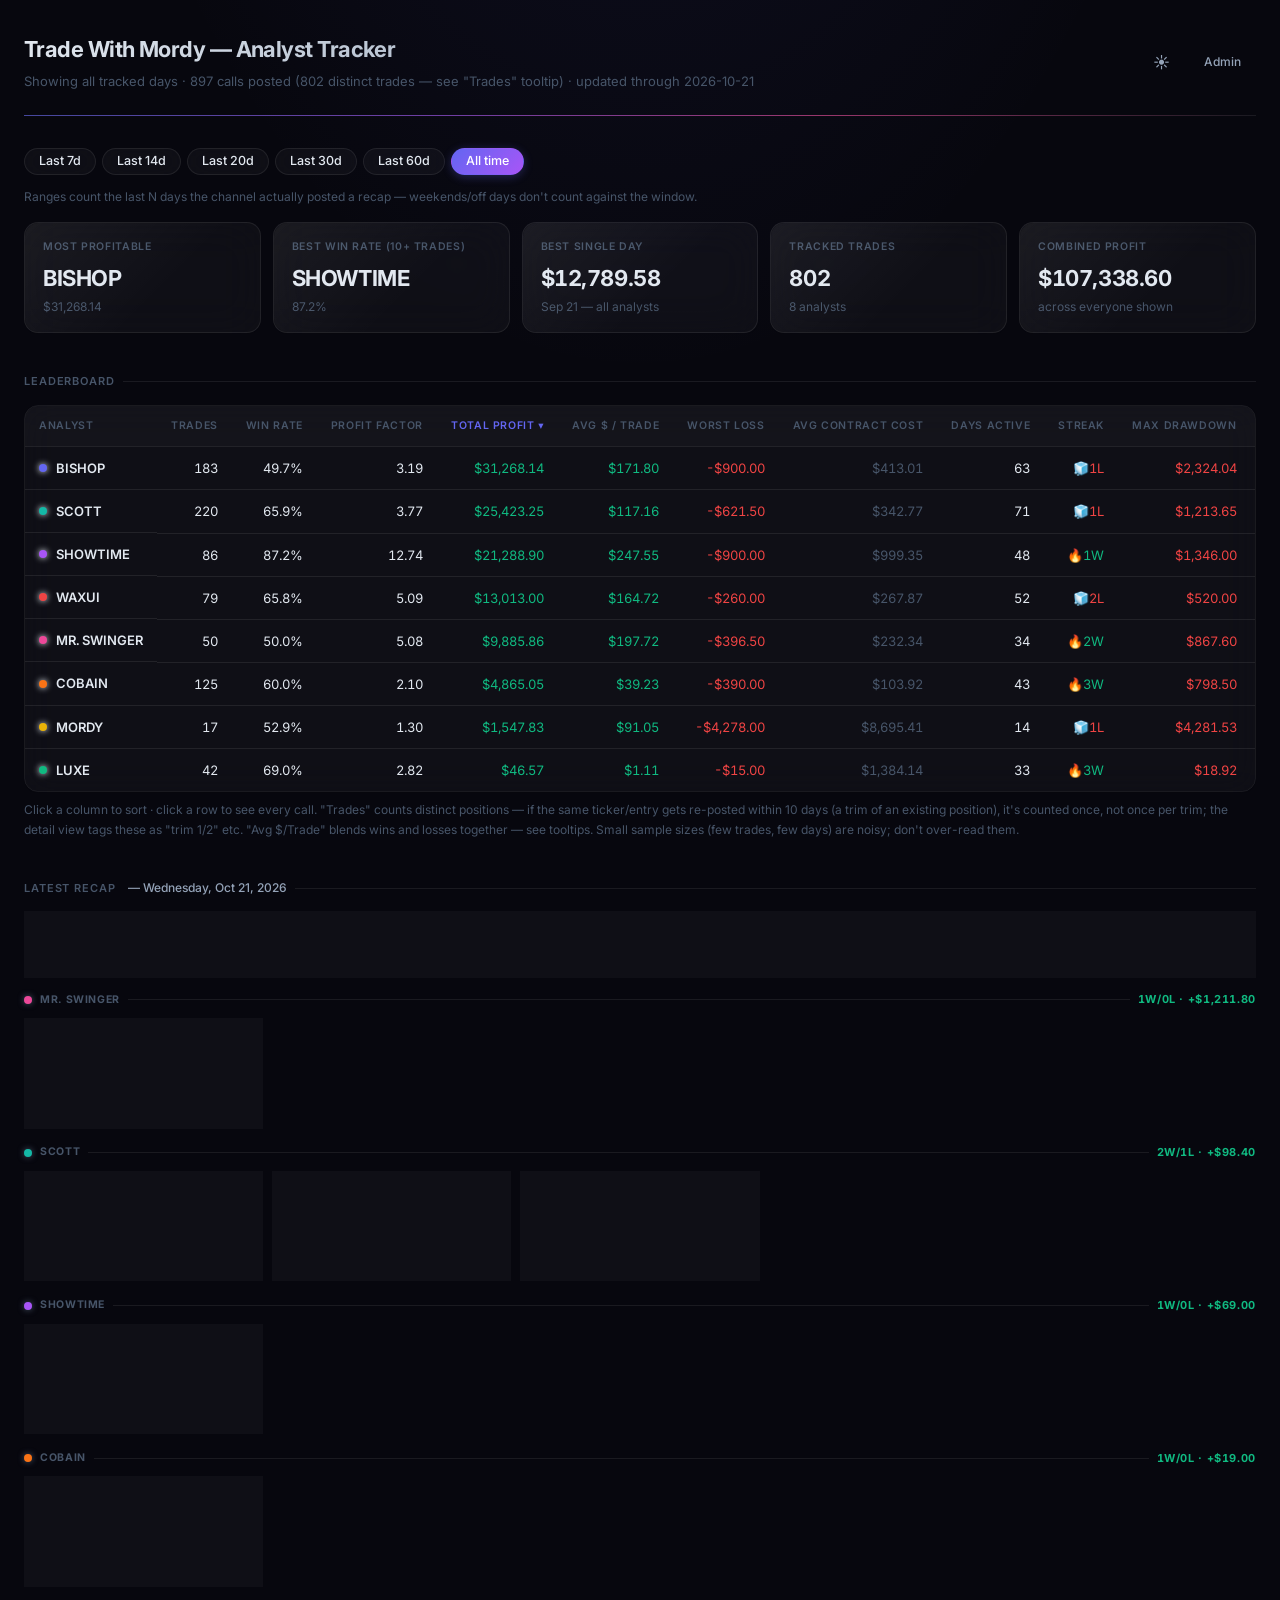
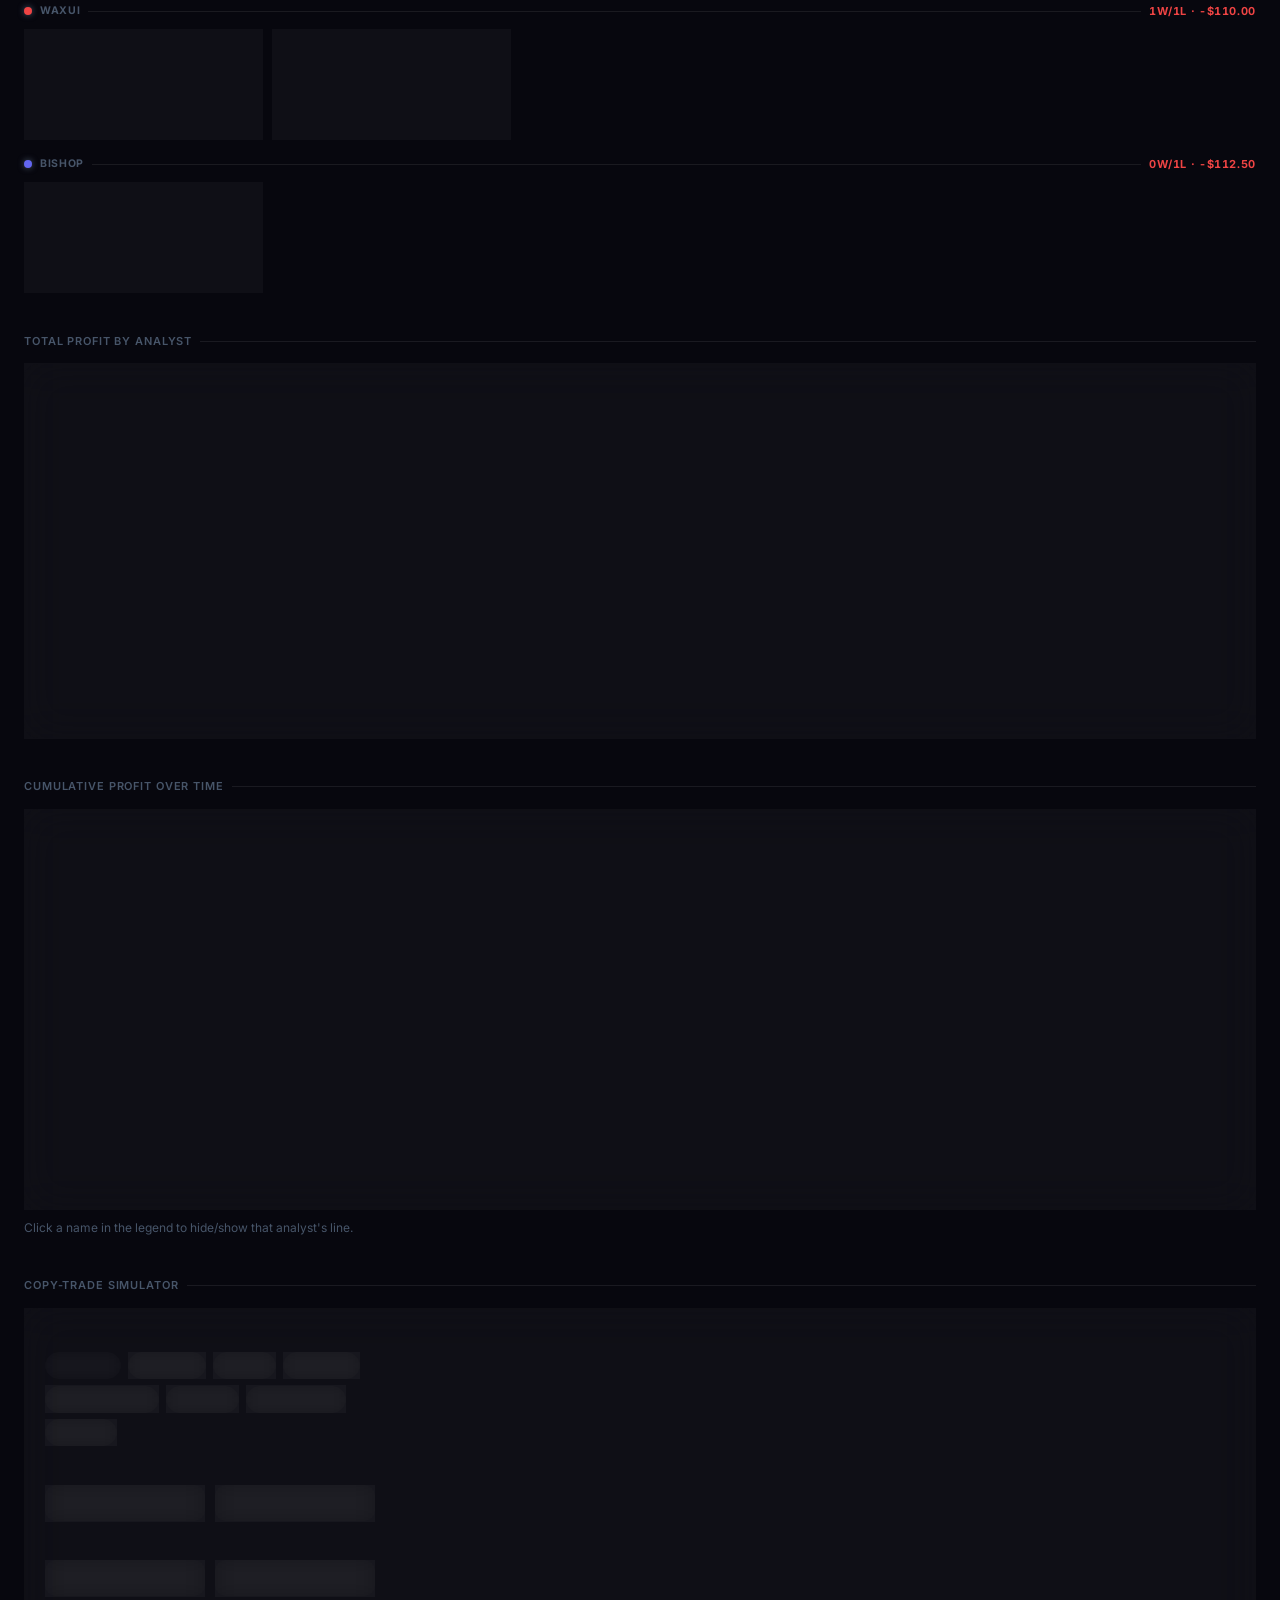
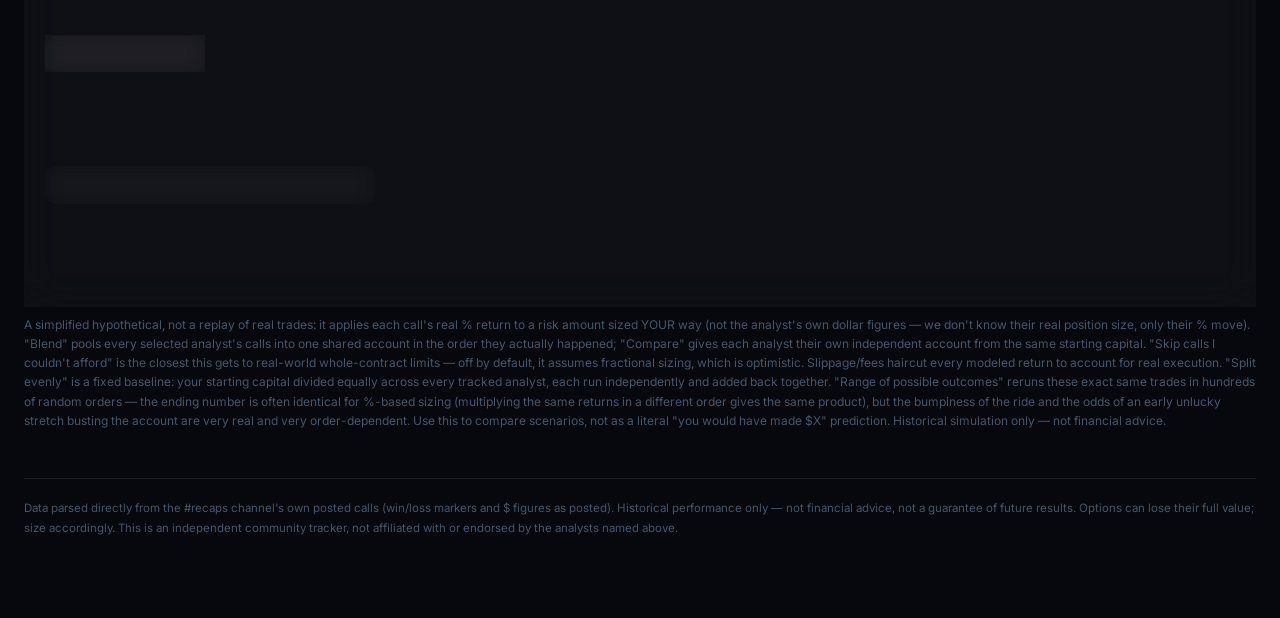
<file: index.html>
<!doctype html>
<html lang="en" data-theme="dark">
<head>
<meta charset="utf-8">
<meta name="viewport" content="width=device-width, initial-scale=1">
<meta name="description" content="Independent performance tracker for Trade With Mordy analysts — win rate, profit, leaderboard, and copy-trade simulator.">
<title>Trade With Mordy — Analyst Tracker</title>
<!-- Inter font -->
<link rel="preconnect" href="https://fonts.googleapis.com">
<link rel="preconnect" href="https://fonts.gstatic.com" crossorigin>
<link href="https://fonts.googleapis.com/css2?family=Inter:wght@300;400;500;600;700;800&display=swap" rel="stylesheet">
<link rel="stylesheet" href="style.css">
</head>
<body>
<div class="wrap">

  <header class="top">
    <div class="row">
      <div>
        <h1>Trade With Mordy — Analyst Tracker</h1>
        <div class="sub" id="rangeNote">Loading…</div>
      </div>
      <div class="top-actions">
        <button id="themeToggleBtn" class="ghost" title="Toggle light / dark mode" aria-label="Toggle theme">🌙</button>
        <button id="adminOpenBtn" class="ghost admin-toggle">Admin</button>
      </div>
    </div>
  </header>

  <section>
    <div class="filters" id="filters"></div>
    <div class="hint" style="margin:-8px 0 16px">Ranges count the last N days the channel actually posted a recap — weekends/off days don't count against the window.</div>
    <div class="tiles stagger-in" id="tiles"></div>
  </section>


  <section>
    <h2 class="section-title">Leaderboard</h2>
    <div class="table-scroll">
      <table>
        <thead id="tableHead"></thead>
        <tbody id="tableBody"></tbody>
      </table>
    </div>
    <div class="hint">Click a column to sort · click a row to see every call. "Trades" counts distinct positions — if the same ticker/entry gets re-posted within 10 days (a trim of an existing position), it's counted once, not once per trim; the detail view tags these as "trim 1/2" etc. "Avg $/Trade" blends wins and losses together — see tooltips. Small sample sizes (few trades, few days) are noisy; don't over-read them.</div>
  </section>

  <section id="detailPanel">
    <div class="detail-head">
      <h3 id="detailTitle"></h3>
      <button class="ghost" onclick="document.getElementById('detailPanel').classList.remove('open')">Close</button>
    </div>
    <div class="hint" id="detailStats" style="margin:-4px 0 12px"></div>
    <div class="table-scroll">
      <table>
        <thead><tr>
          <th>Date</th><th>Ticker</th><th>Result</th><th>Entry</th><th>Exit</th><th>%</th><th>$</th>
        </tr></thead>
        <tbody id="detailBody"></tbody>
      </table>
    </div>
  </section>

  <section id="latestRecapSection">
    <h2 class="section-title">Latest recap <span id="latestRecapDate" style="font-weight:500;text-transform:none;letter-spacing:0;color:var(--text-secondary);font-size:12px;margin-left:4px"></span></h2>
    <div id="latestRecapSummary" class="recap-day-summary"></div>
    <div id="latestRecapFeed" class="latest-feed"></div>
  </section>

  <section>
    <h2 class="section-title">Total profit by analyst</h2>
    <div class="chart-card">
      <div id="barChart"></div>
    </div>
  </section>

  <section>
    <h2 class="section-title">Cumulative profit over time</h2>
    <div class="chart-card chart-wrap">
      <div id="lineChart"></div>
      <div class="tooltip-box" id="lineTooltip"></div>
      <div class="legend" id="lineLegend"></div>
    </div>
    <div class="hint">Click a name in the legend to hide/show that analyst's line.</div>
  </section>

  <section>
    <h2 class="section-title">Copy-trade simulator</h2>
    <div class="chart-card">
      <div class="sim-layout">
        <div class="sim-settings">
          <div class="sim-field">
            <label>Analysts (pick 1 or more)</label>
            <div class="chip-group" id="simAnalystChips"></div>
          </div>
          <div class="sim-field" id="simModeField" style="display:none">
            <label>With multiple selected</label>
            <div class="segmented" id="simModeToggle">
              <button type="button" data-mode="blend" class="active">Blend into one account</button>
              <button type="button" data-mode="compare">Compare side-by-side</button>
            </div>
          </div>
          <div class="sim-field-row">
            <div class="sim-field">
              <label>Starting capital</label>
              <input type="number" id="simCapital" value="2000" min="100" step="100">
            </div>
            <div class="sim-field">
              <label>Date range</label>
              <select id="simRange">
                <option value="">All time</option>
                <option value="30">Last 30 days</option>
                <option value="60">Last 60 days</option>
                <option value="90">Last 90 days</option>
              </select>
            </div>
          </div>
          <div class="sim-field-row">
            <div class="sim-field">
              <label>Position sizing</label>
              <select id="simSizing">
                <option value="fixed" selected>Flat $ per call</option>
                <option value="startingPct">% of starting capital</option>
                <option value="balancePct">% of current balance (compounding)</option>
              </select>
            </div>
            <div class="sim-field">
              <label id="simSizingAmountLabel">$ per call</label>
              <input type="number" id="simSizingAmount" value="100" min="1" step="10">
            </div>
          </div>
          <div class="sim-field-row">
            <div class="sim-field">
              <label>Slippage / fees</label>
              <select id="simSlippage">
                <option value="0">None</option>
                <option value="0.02">2%</option>
                <option value="0.05" selected>5%</option>
                <option value="0.10">10%</option>
              </select>
            </div>
            <div class="sim-field sim-checkbox-field">
              <label><input type="checkbox" id="simAfford"> Skip calls I couldn't afford</label>
            </div>
          </div>
          <div class="sim-field-row">
            <div class="sim-field sim-checkbox-field">
              <label><input type="checkbox" id="simBenchmark"> Compare vs. split evenly across everyone</label>
            </div>
            <div class="sim-field sim-checkbox-field">
              <label><input type="checkbox" id="simMonteCarlo"> Show range of possible outcomes</label>
            </div>
          </div>
          <button class="primary" id="simRunBtn">Run simulation</button>
          <button class="ghost" id="simLinkBtn" style="font-size:12px">Copy shareable link</button>
          <div id="simLinkMsg" class="hint" style="min-height:14px"></div>
        </div>
        <div class="sim-output">
          <div id="simResults" class="sim-placeholder">Pick at least one analyst on the left, then hit Run.</div>
          <div class="chart-wrap" id="simChartWrap" style="display:none">
            <div id="simChart"></div>
            <div class="tooltip-box" id="simTooltip"></div>
            <div class="legend" id="simLegend"></div>
          </div>
          <div id="simMonteCarloBlock" style="display:none">
            <h3 class="sim-subhead">Range of possible outcomes</h3>
            <div class="hint" id="simMonteCarloSummary"></div>
            <div class="chart-wrap">
              <div id="simMcChart"></div>
              <div class="tooltip-box" id="simMcTooltip"></div>
            </div>
            <div class="legend" id="simMcLegend"></div>
          </div>
          <div id="simExportRow" style="display:none">
            <button id="simExportBtn">Export ledger as CSV</button>
          </div>
        </div>
      </div>
    </div>
    <div class="hint">
      A simplified hypothetical, not a replay of real trades: it applies each call's real % return to a risk
      amount sized YOUR way (not the analyst's own dollar figures — we don't know their real position size, only
      their % move). "Blend" pools every selected analyst's calls into one shared account in the order they
      actually happened; "Compare" gives each analyst their own independent account from the same starting
      capital. "Skip calls I couldn't afford" is the closest this gets to real-world whole-contract limits — off
      by default, it assumes fractional sizing, which is optimistic. Slippage/fees haircut every modeled return to
      account for real execution. "Split evenly" is a fixed baseline: your starting capital divided equally across
      every tracked analyst, each run independently and added back together. "Range of possible outcomes" reruns
      these exact same trades in hundreds of random orders — the ending number is often identical for %-based
      sizing (multiplying the same returns in a different order gives the same product), but the bumpiness of the
      ride and the odds of an early unlucky stretch busting the account are very real and very order-dependent.
      Use this to compare scenarios, not as a literal "you would have made $X" prediction. Historical simulation
      only — not financial advice.
    </div>
  </section>

  <footer class="site">
    Data parsed directly from the #recaps channel's own posted calls (win/loss markers and $ figures as posted).
    Historical performance only — not financial advice, not a guarantee of future results. Options can lose their
    full value; size accordingly. This is an independent community tracker, not affiliated with or endorsed by
    the analysts named above.
  </footer>
</div>

<!-- Admin login (real server-side check via /api/login) -->
<div id="adminGateModal">
  <div class="modal-card">
    <button class="ghost close-x" id="gateCloseBtn">✕</button>
    <h3>Admin login</h3>
    <label>Username</label>
    <input type="text" id="gateUsername" placeholder="Username" autocomplete="username">
    <label style="display:block;margin-top:12px">Password</label>
    <input type="password" id="gatePassword" placeholder="Password" autocomplete="current-password">
    <div class="error-text" id="gateError"></div>
    <div class="modal-actions">
      <button class="primary" id="gateSubmit">Log in</button>
    </div>
    <p class="hint" style="margin-top:18px">
      Checked server-side against the <code>ADMIN_USERNAME</code> / <code>ADMIN_PASSWORD_HASH</code> environment
      variables set in your Cloudflare Worker — nothing password-related ships in this page's code.
      See README.md to set those up.
    </p>
  </div>
</div>

<!-- Admin panel -->
<div id="adminModal">
  <div class="modal-card">
    <button class="ghost close-x" id="adminCloseBtn">✕</button>
    <h3>Add a new recap <button class="ghost" id="logoutBtn" style="font-size:12px;margin-left:8px">Log out</button></h3>
    <p class="hint">Upload the recap .html file you downloaded, or paste the raw HTML/text below — either
      works. Parsing happens entirely in your browser. "Publish to GitHub" is the only step that sends
      anything anywhere — it sends the merged data to your own Worker, which commits it to your repo.
      Every parse is automatically cross-checked against the channel's own posted daily totals (not just
      trusted blindly) — if something doesn't add up, you'll see a warning below before you merge.</p>
    <div id="dropZone" class="drop-zone">
      <input type="file" id="fileInput" accept=".html,.htm,.txt" style="display:none">
      <span id="dropZoneLabel">Drop the .html file here, or <a href="#" id="browseLink">browse</a></span>
    </div>
    <textarea id="pasteArea" placeholder="…or paste recap HTML or text here"></textarea>
    <div class="modal-actions">
      <button class="primary" id="parseBtn">Parse</button>
    </div>
    <div id="parseMsg"></div>
    <div id="validateBox"></div>
    <div class="preview-list" id="previewList"></div>
    <div class="modal-actions">
      <button id="mergeBtn" disabled>Merge into page</button>
    </div>
    <div class="modal-actions">
      <button class="primary" id="publishBtn">Publish to GitHub</button>
      <button id="downloadBtn">Download data.json instead</button>
    </div>
    <div id="publishMsg"></div>
    <p class="hint">"Publish to GitHub" commits the current data straight to your repo (needs
      <code>GITHUB_TOKEN</code> / <code>GITHUB_REPO</code> set on the Worker — see README.md). Cloudflare then
      auto-redeploys in under a minute. "Download data.json instead" is the manual fallback if you'd rather
      commit it yourself.</p>
  </div>
</div>

<!-- Theme toggle script (runs immediately, no flash) -->
<script>
  (function () {
    var stored = localStorage.getItem('mordy-theme');
    if (stored === 'light') {
      document.documentElement.setAttribute('data-theme', 'light');
    }
    document.addEventListener('DOMContentLoaded', function () {
      var btn = document.getElementById('themeToggleBtn');
      if (!btn) return;
      function sync() {
        var dark = document.documentElement.getAttribute('data-theme') !== 'light';
        btn.textContent = dark ? '☀️' : '🌙';
        btn.title = dark ? 'Switch to light mode' : 'Switch to dark mode';
      }
      sync();
      btn.addEventListener('click', function () {
        var isDark = document.documentElement.getAttribute('data-theme') !== 'light';
        var next = isDark ? 'light' : 'dark';
        document.documentElement.setAttribute('data-theme', next);
        localStorage.setItem('mordy-theme', next);
        sync();
      });
    });
  })();
</script>

<script src="parser.js"></script>
<script src="app.js"></script>
</body>
</html>
</file>
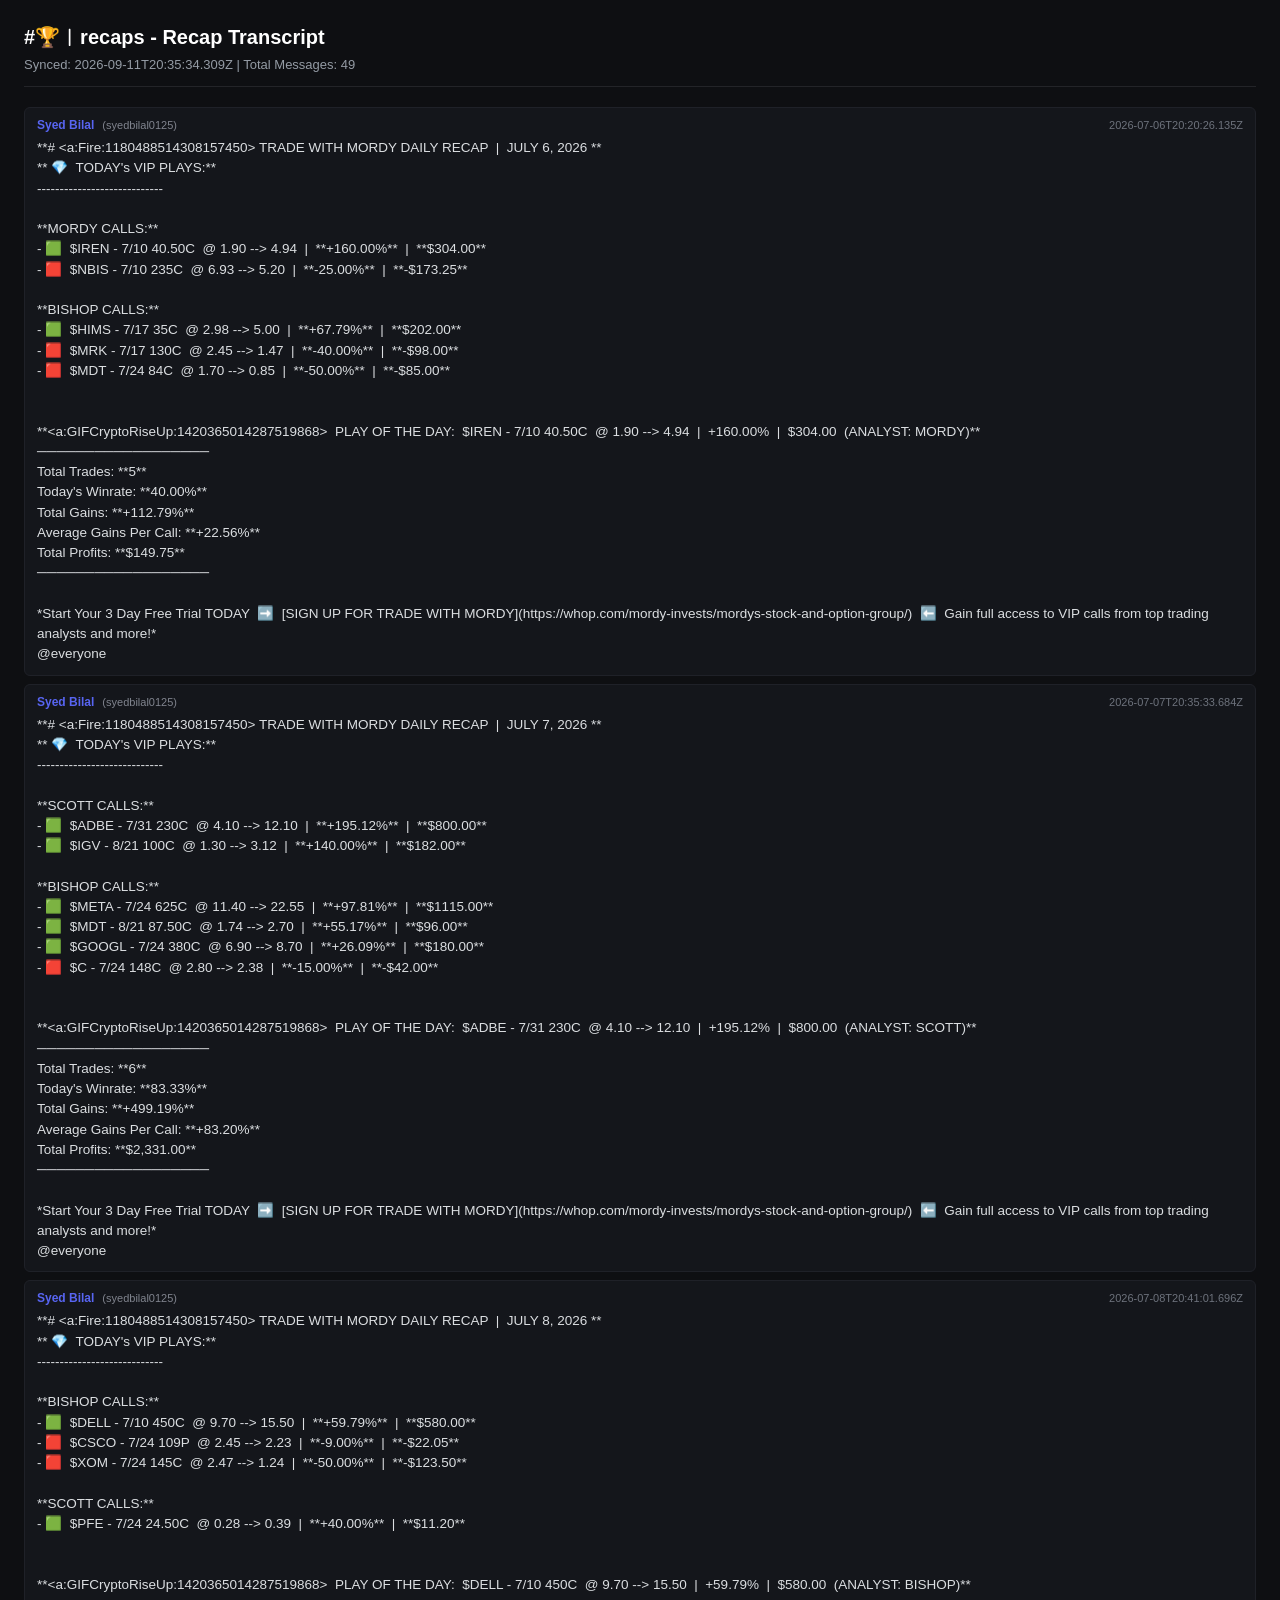
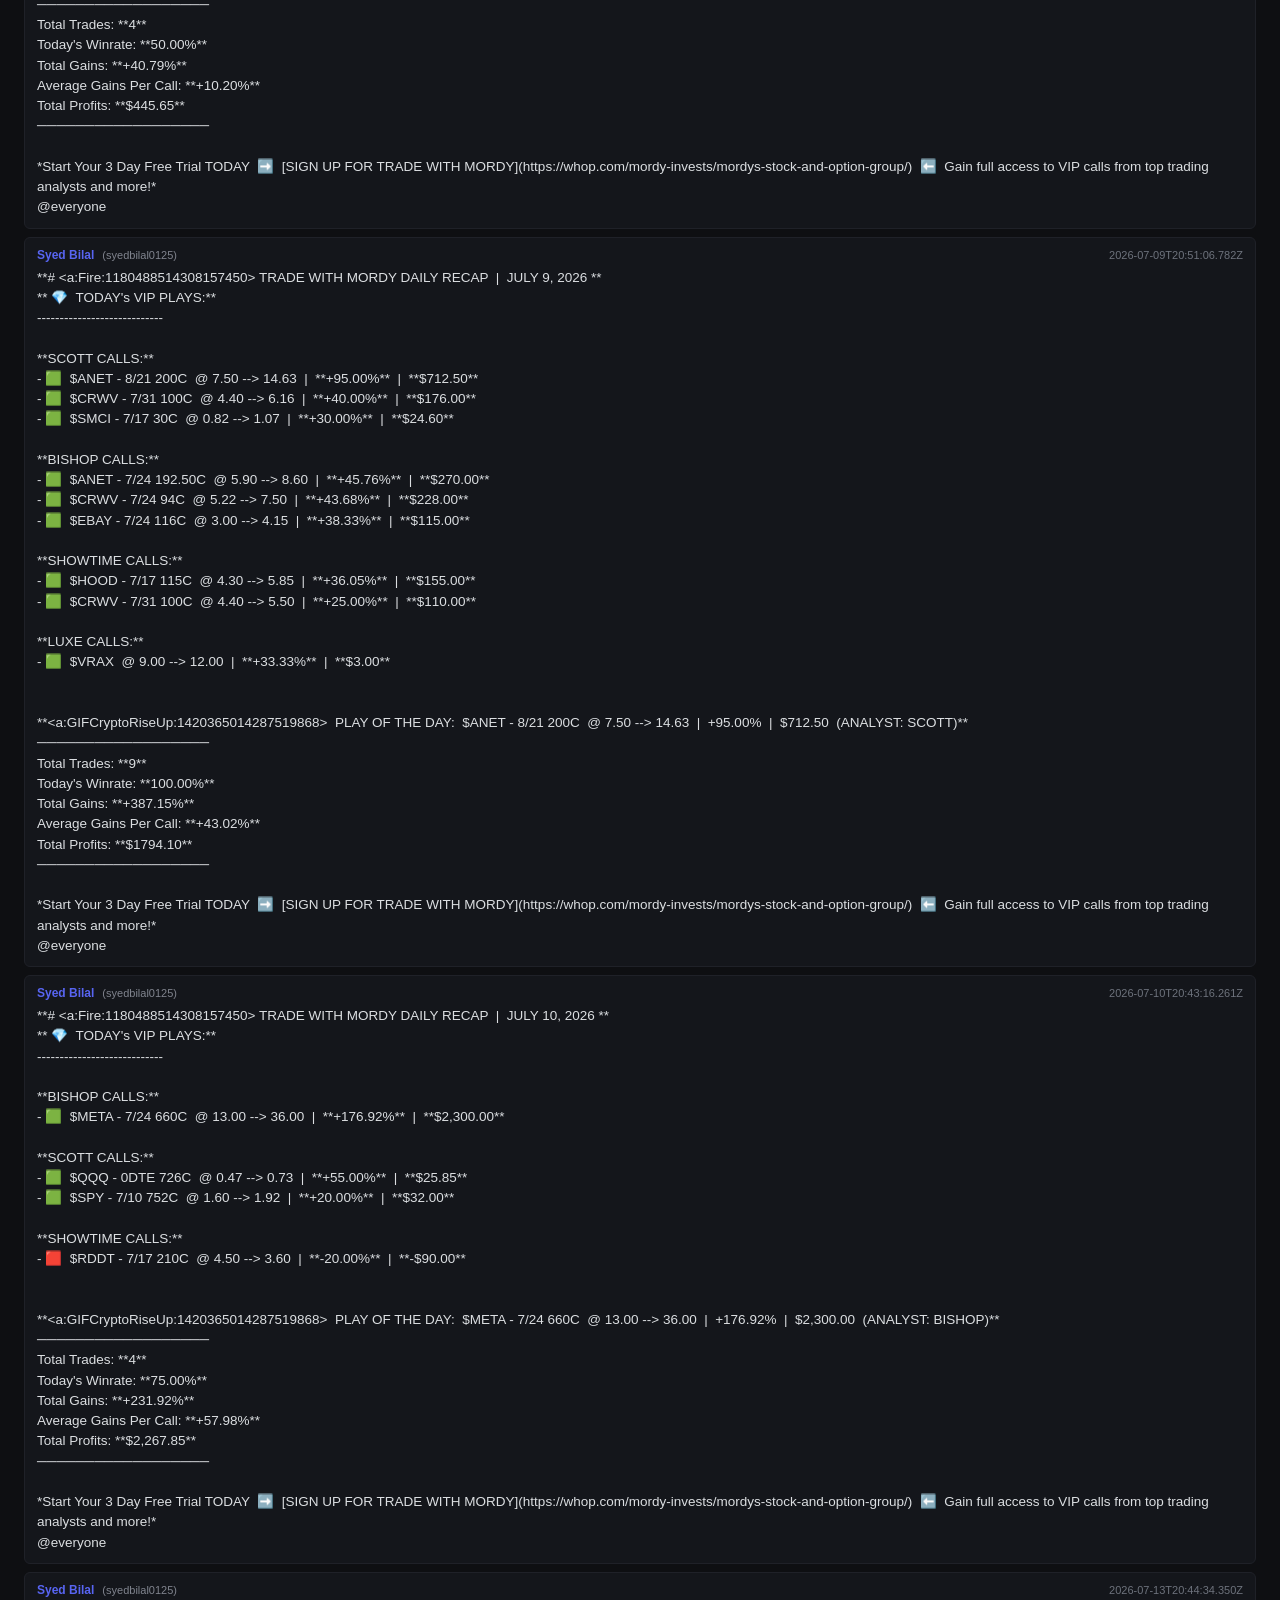
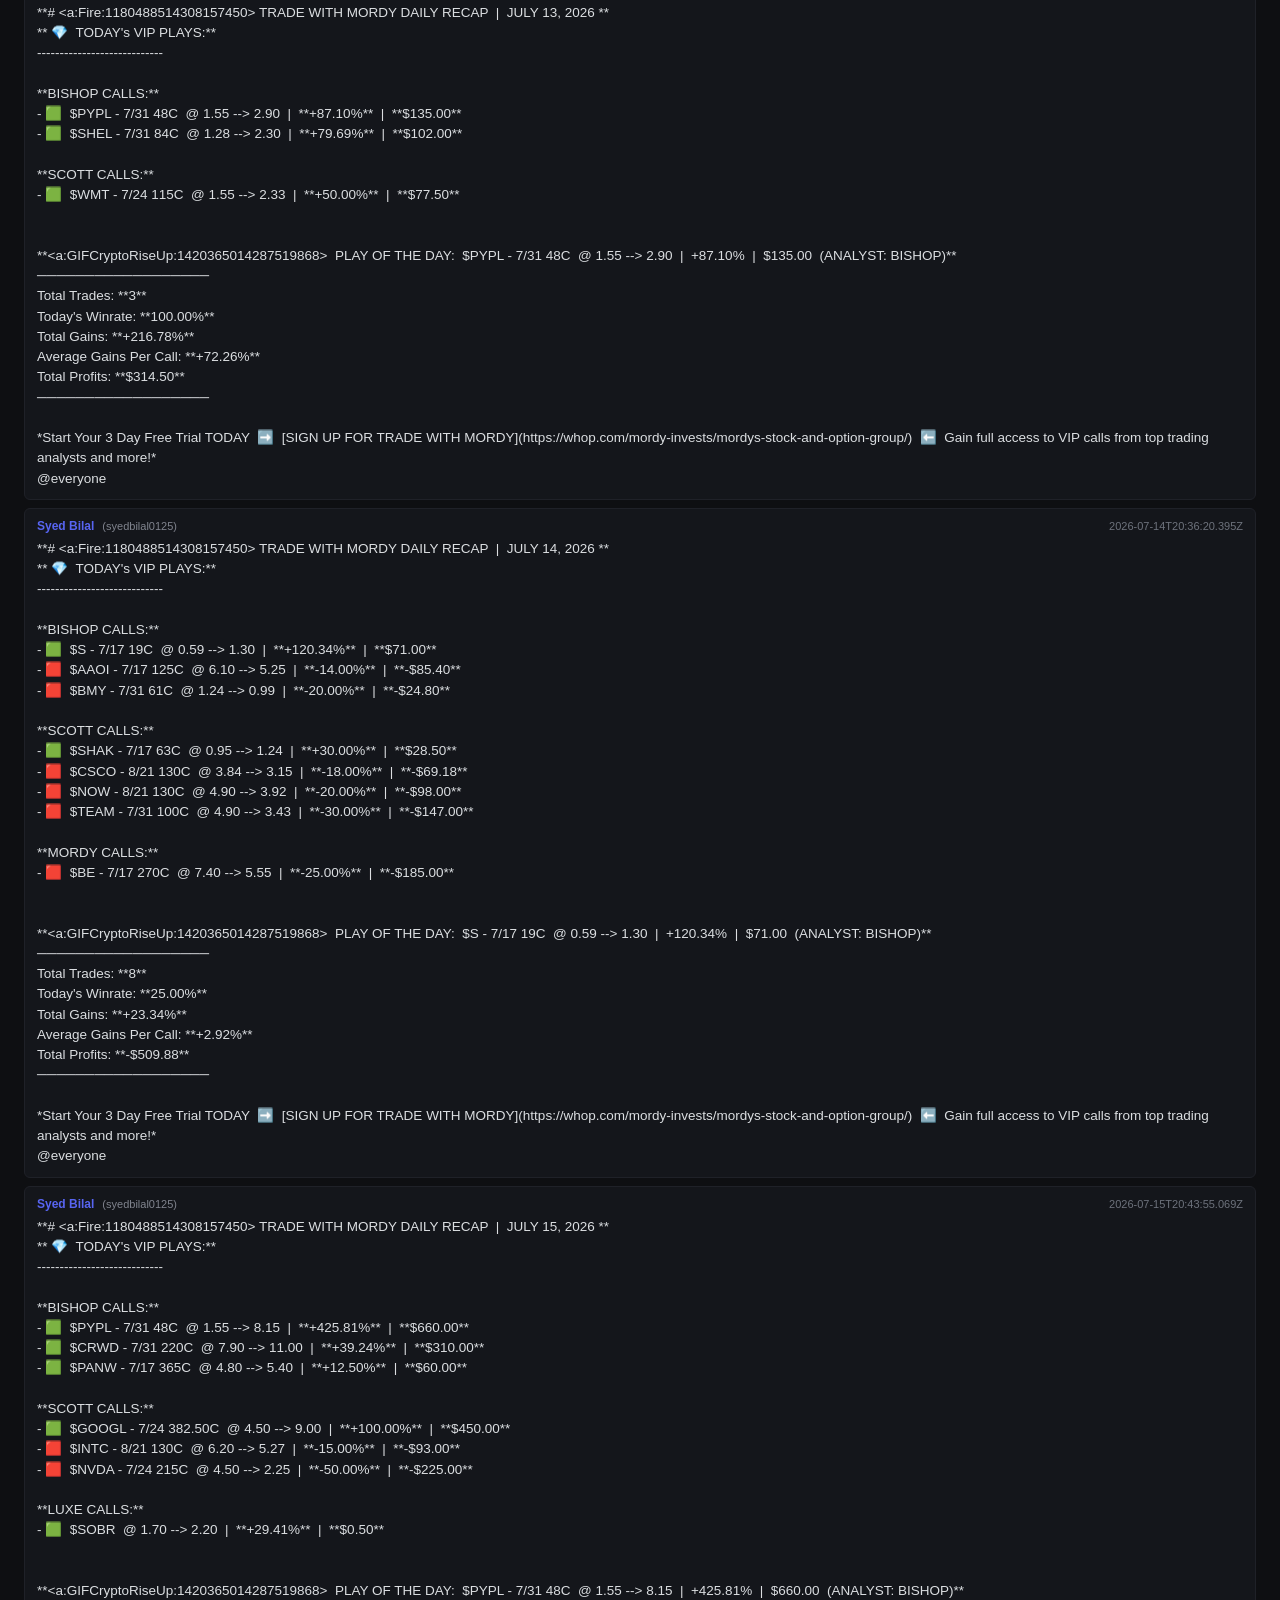
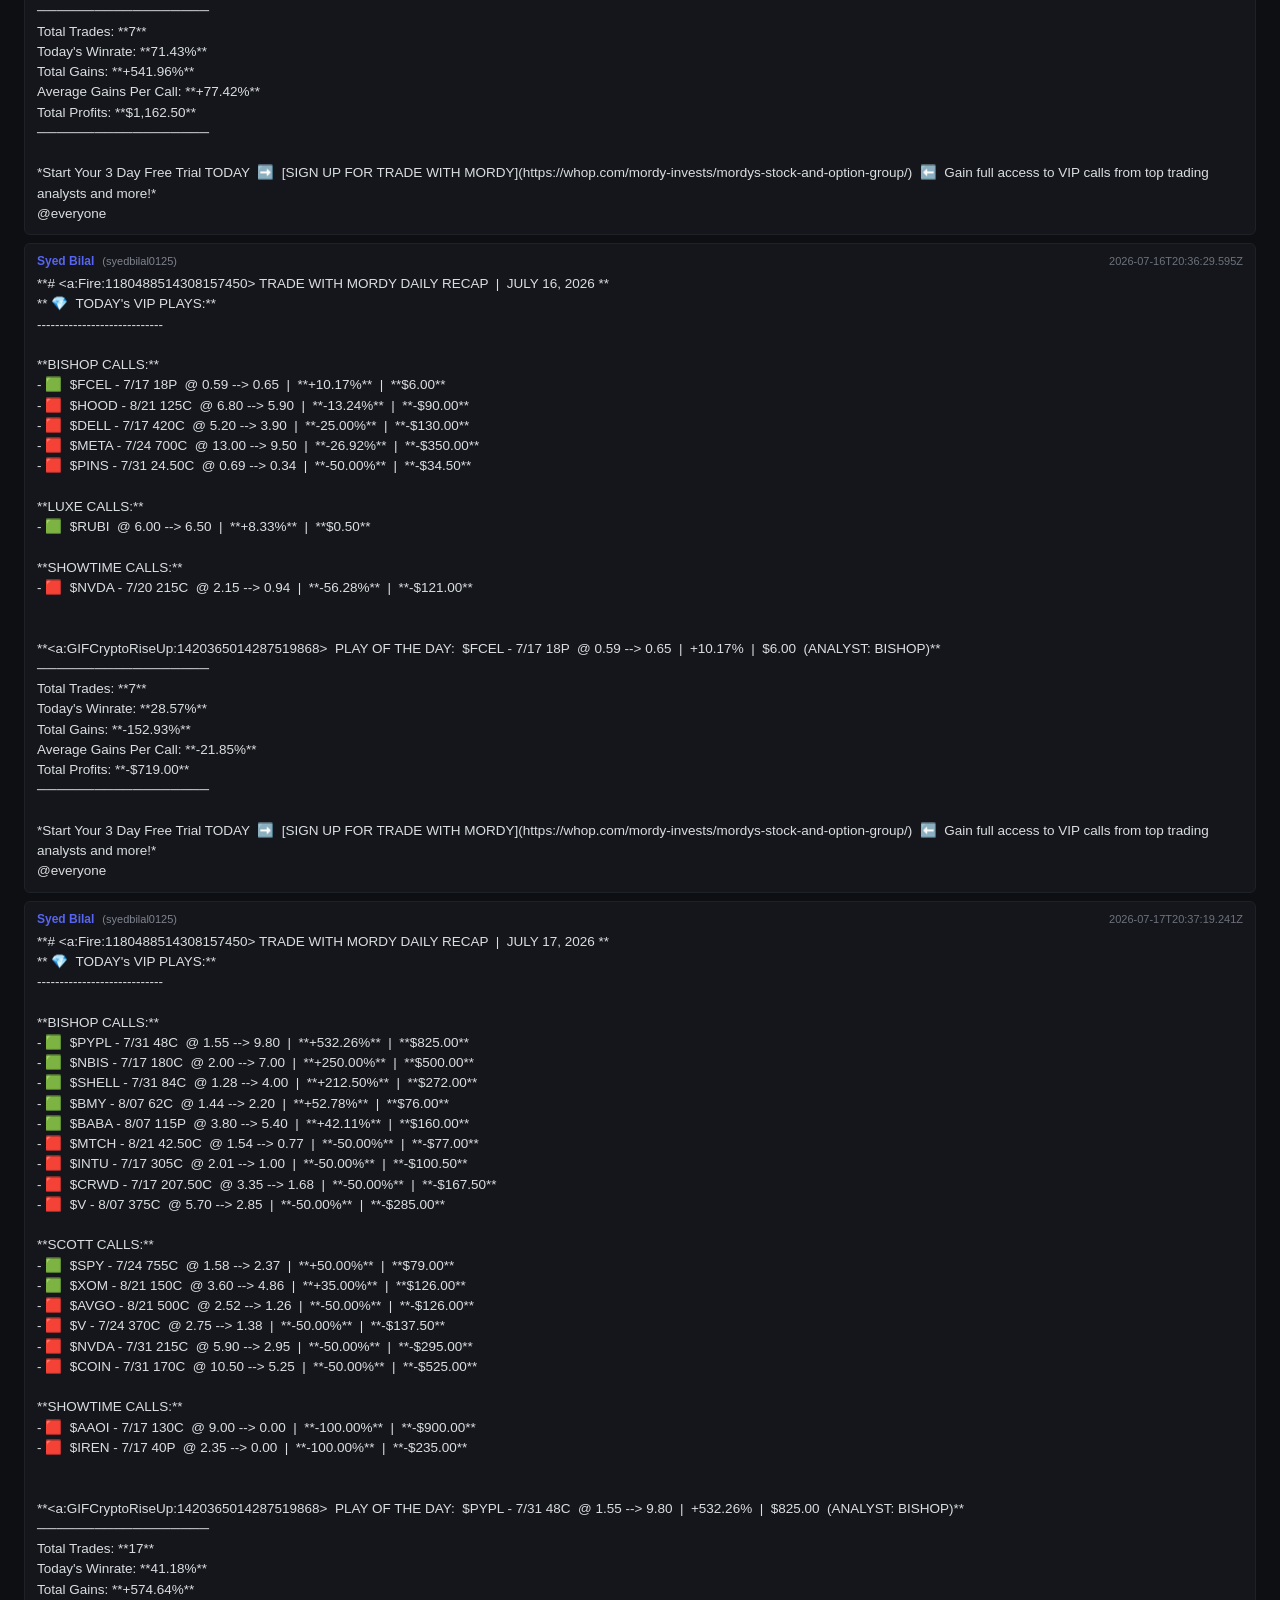
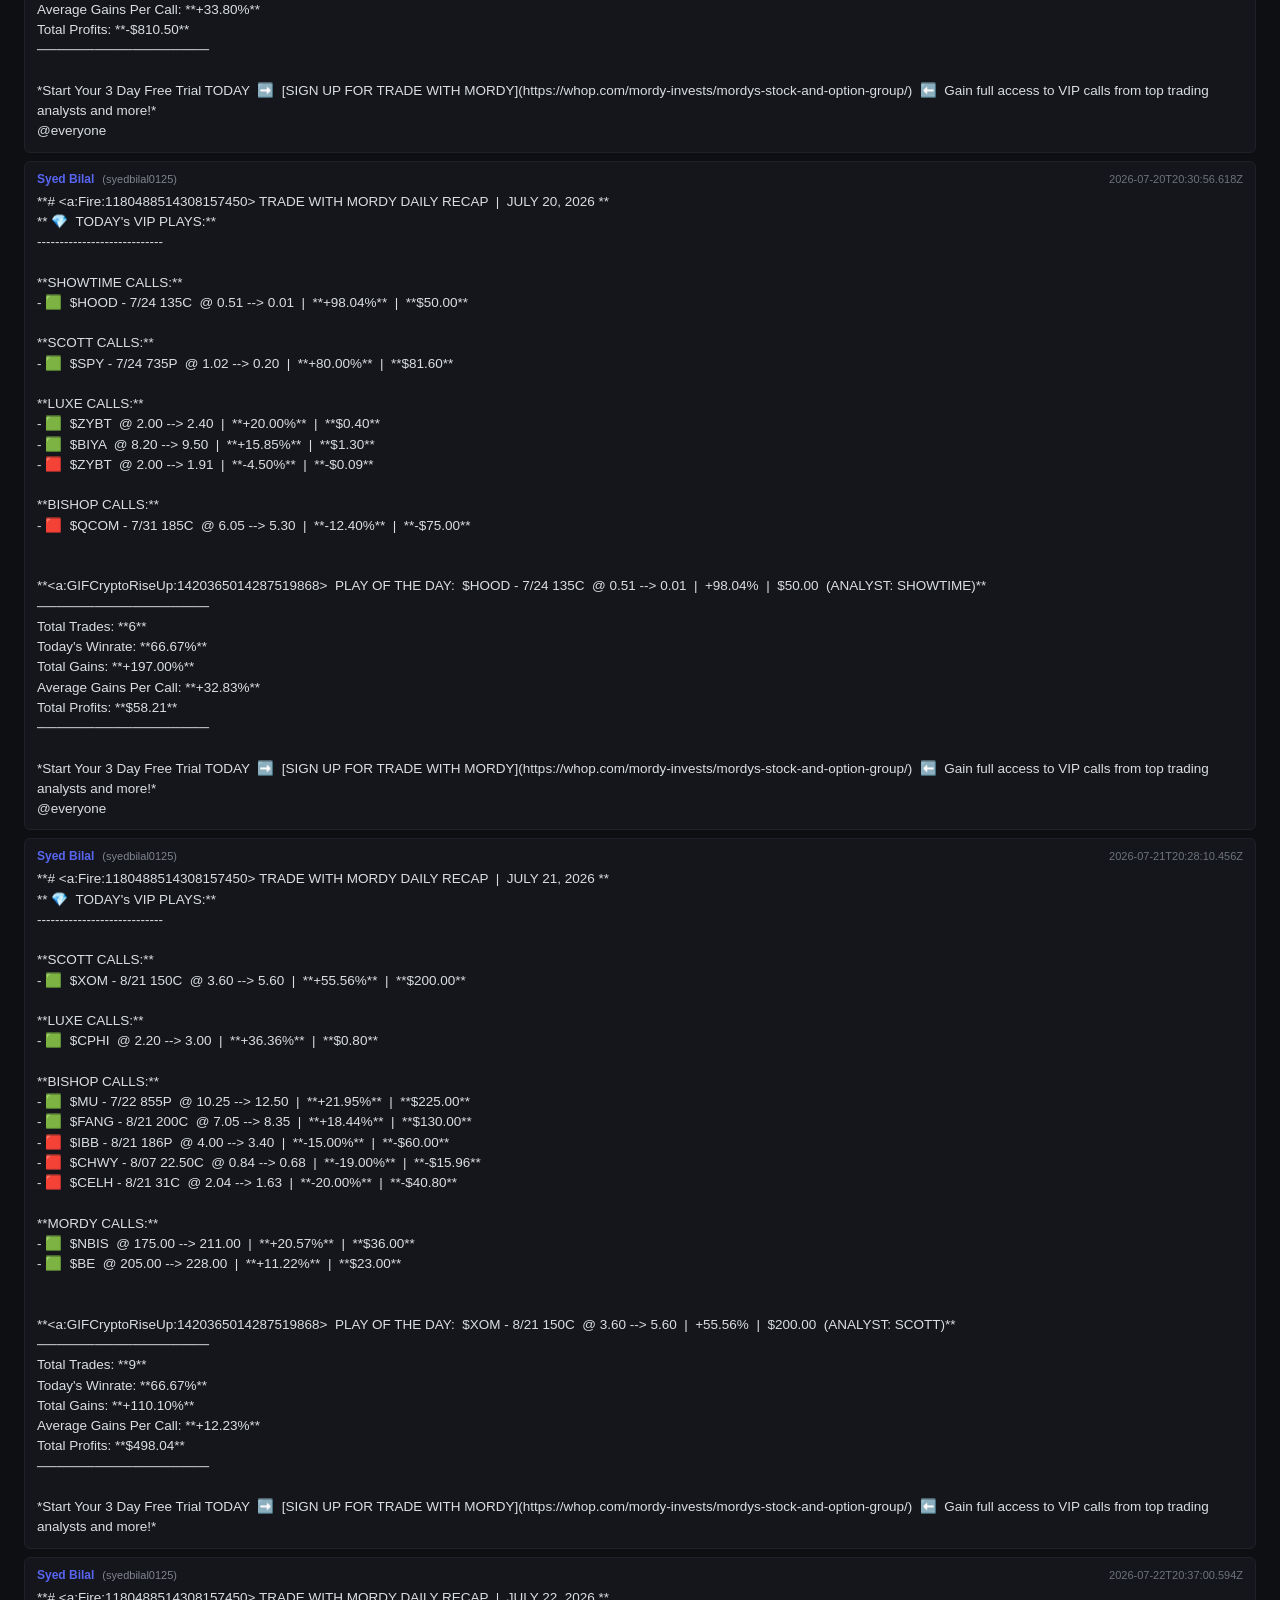
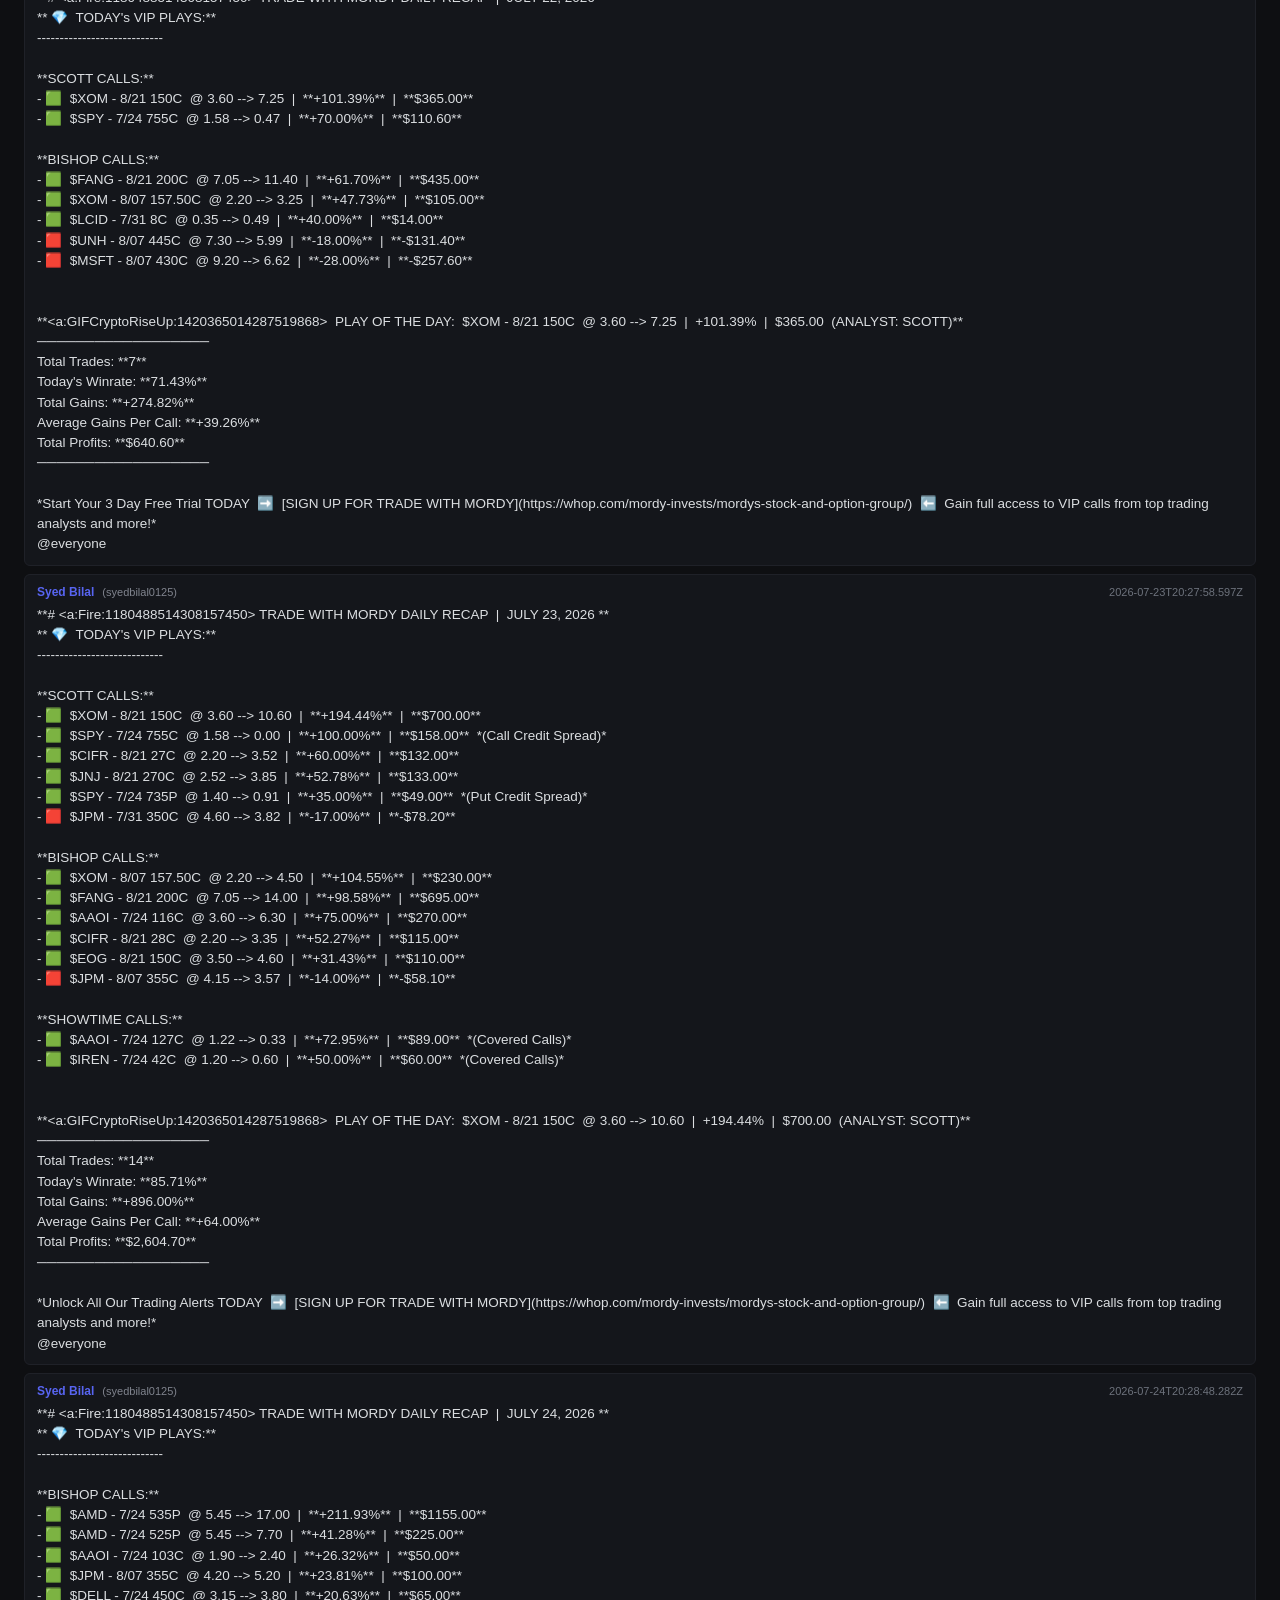
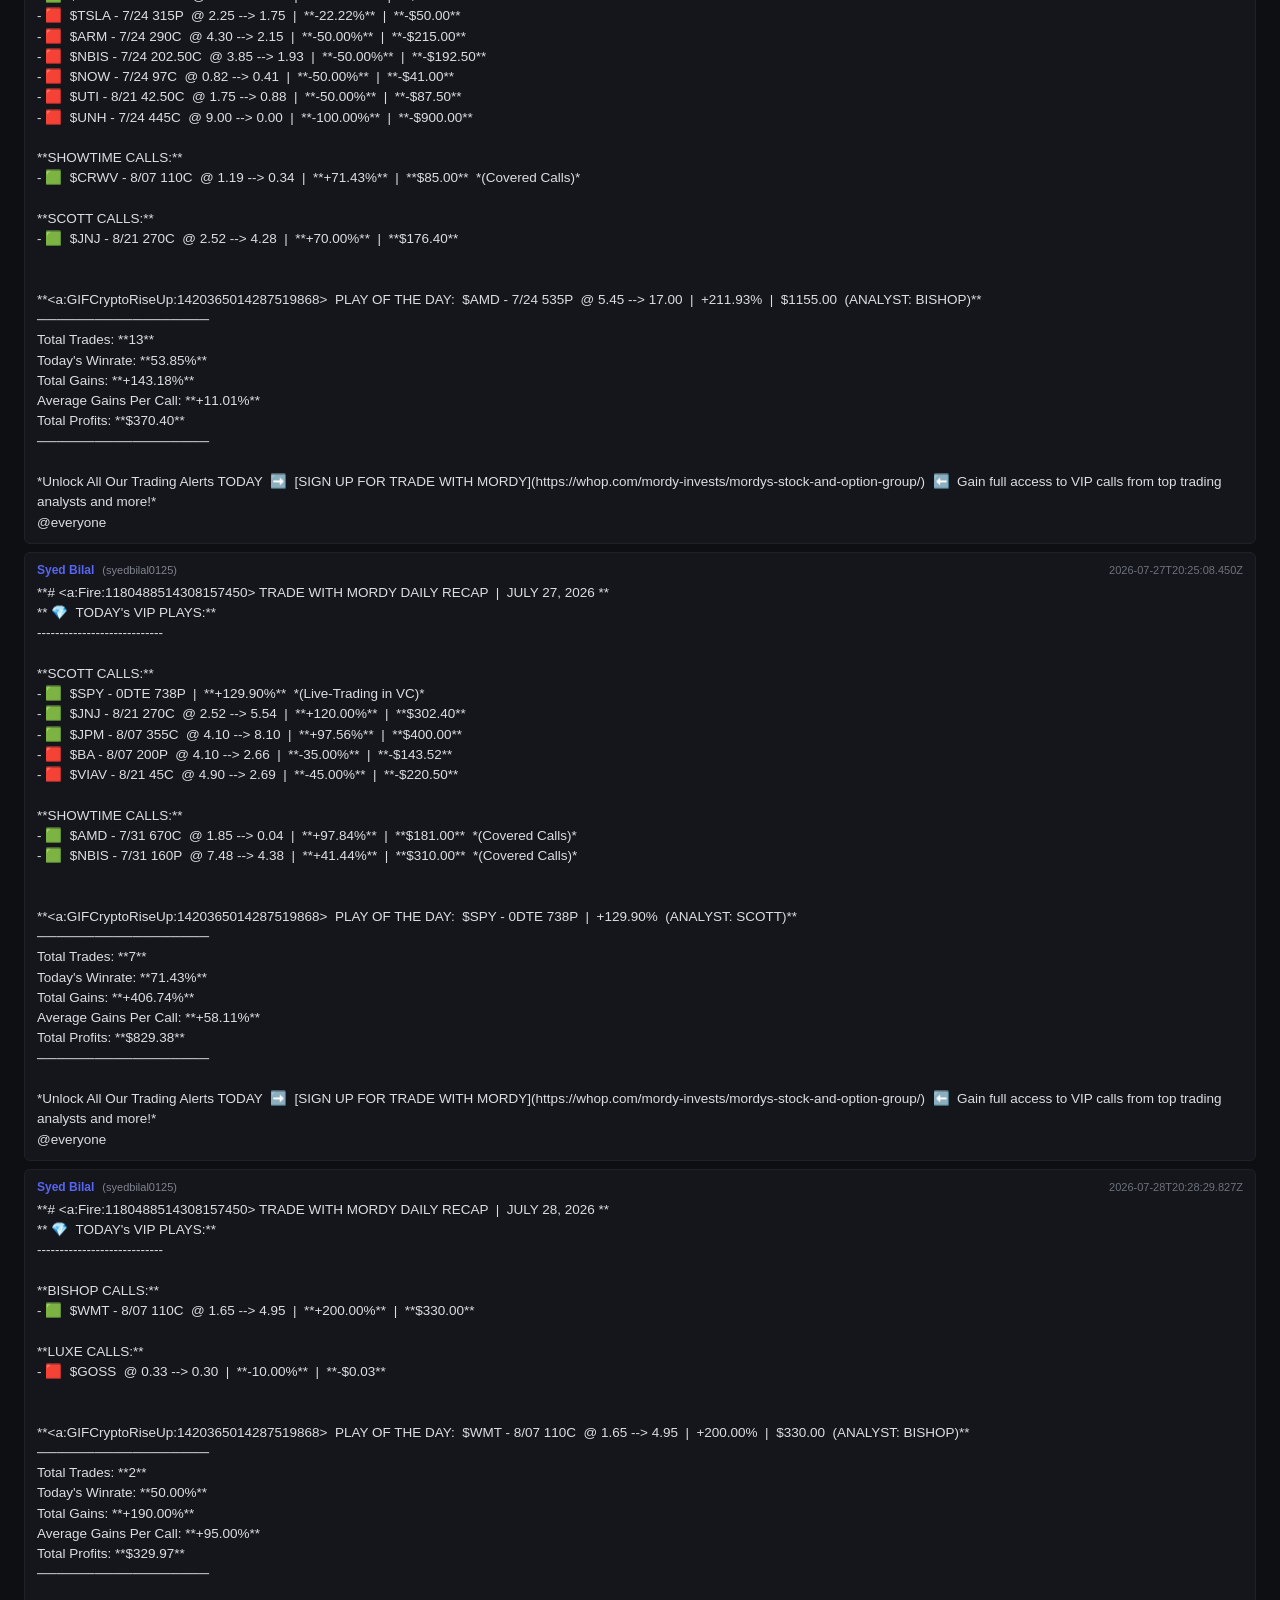
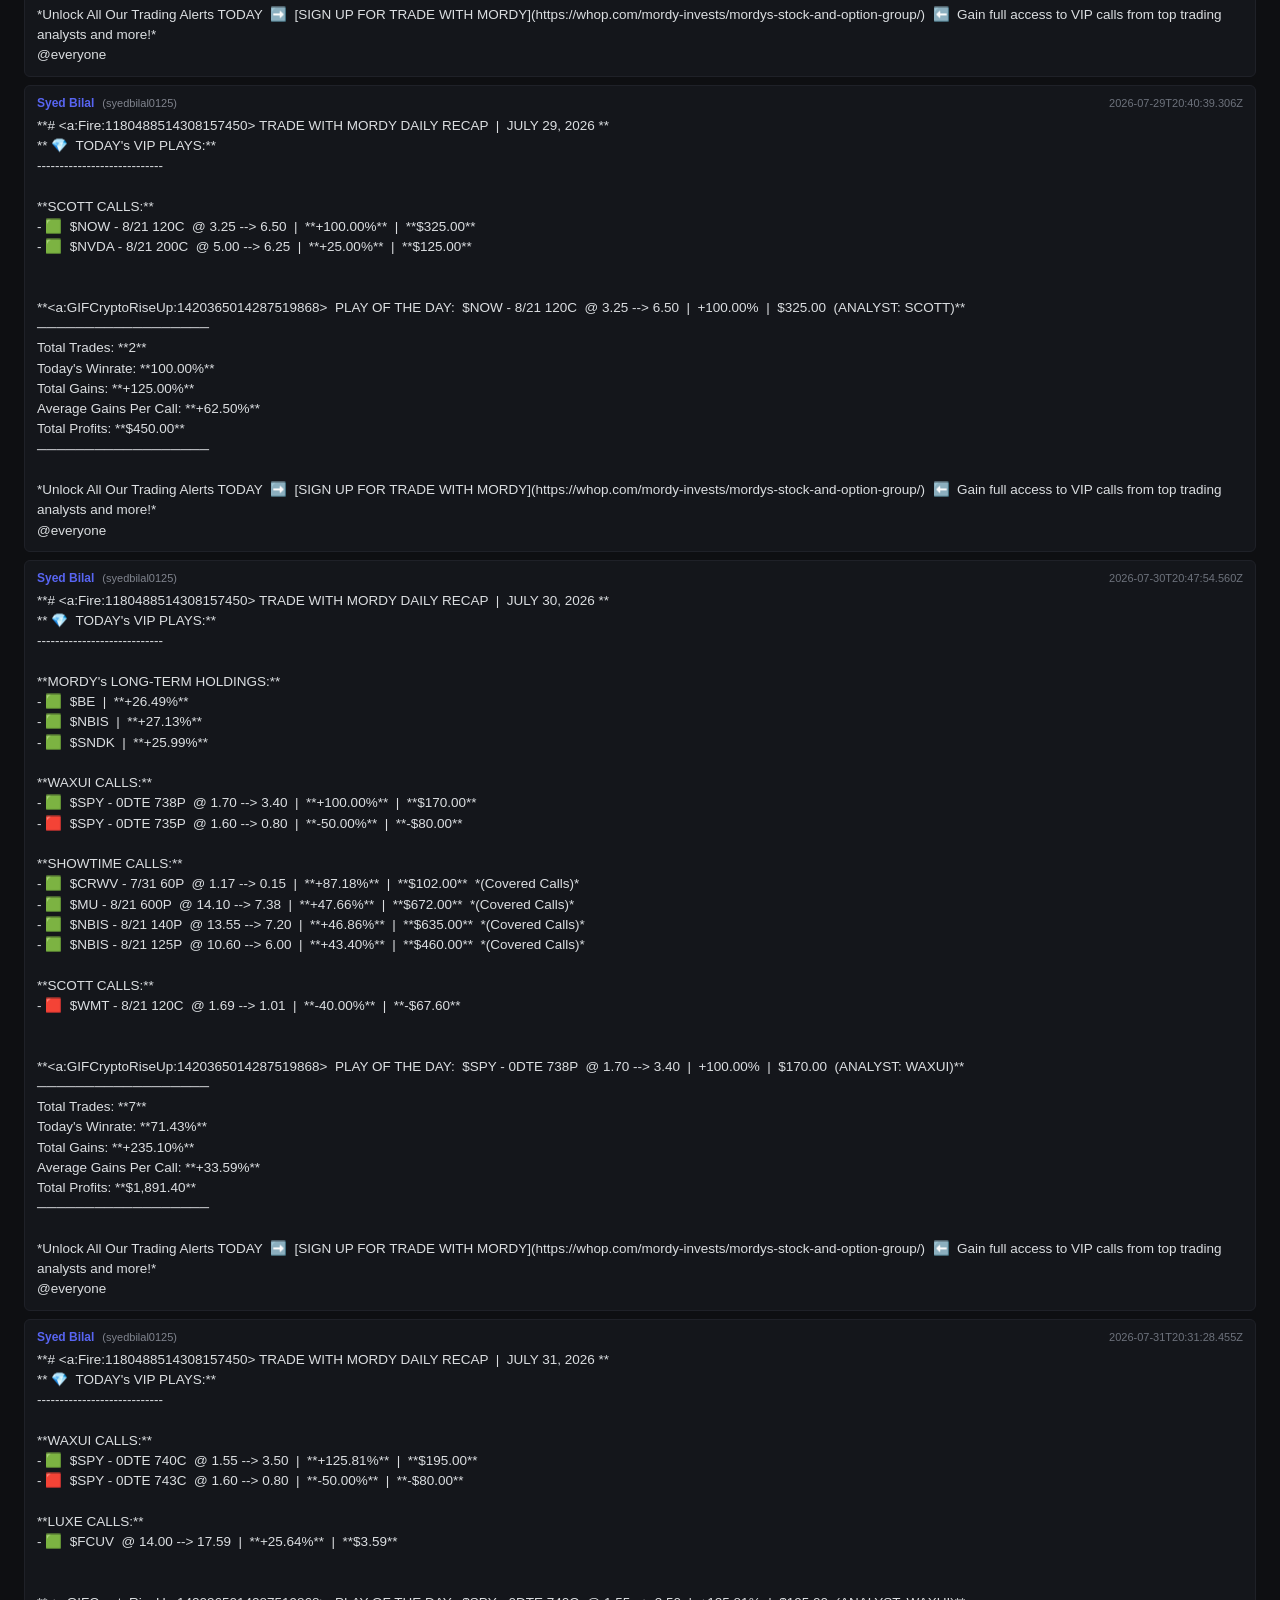
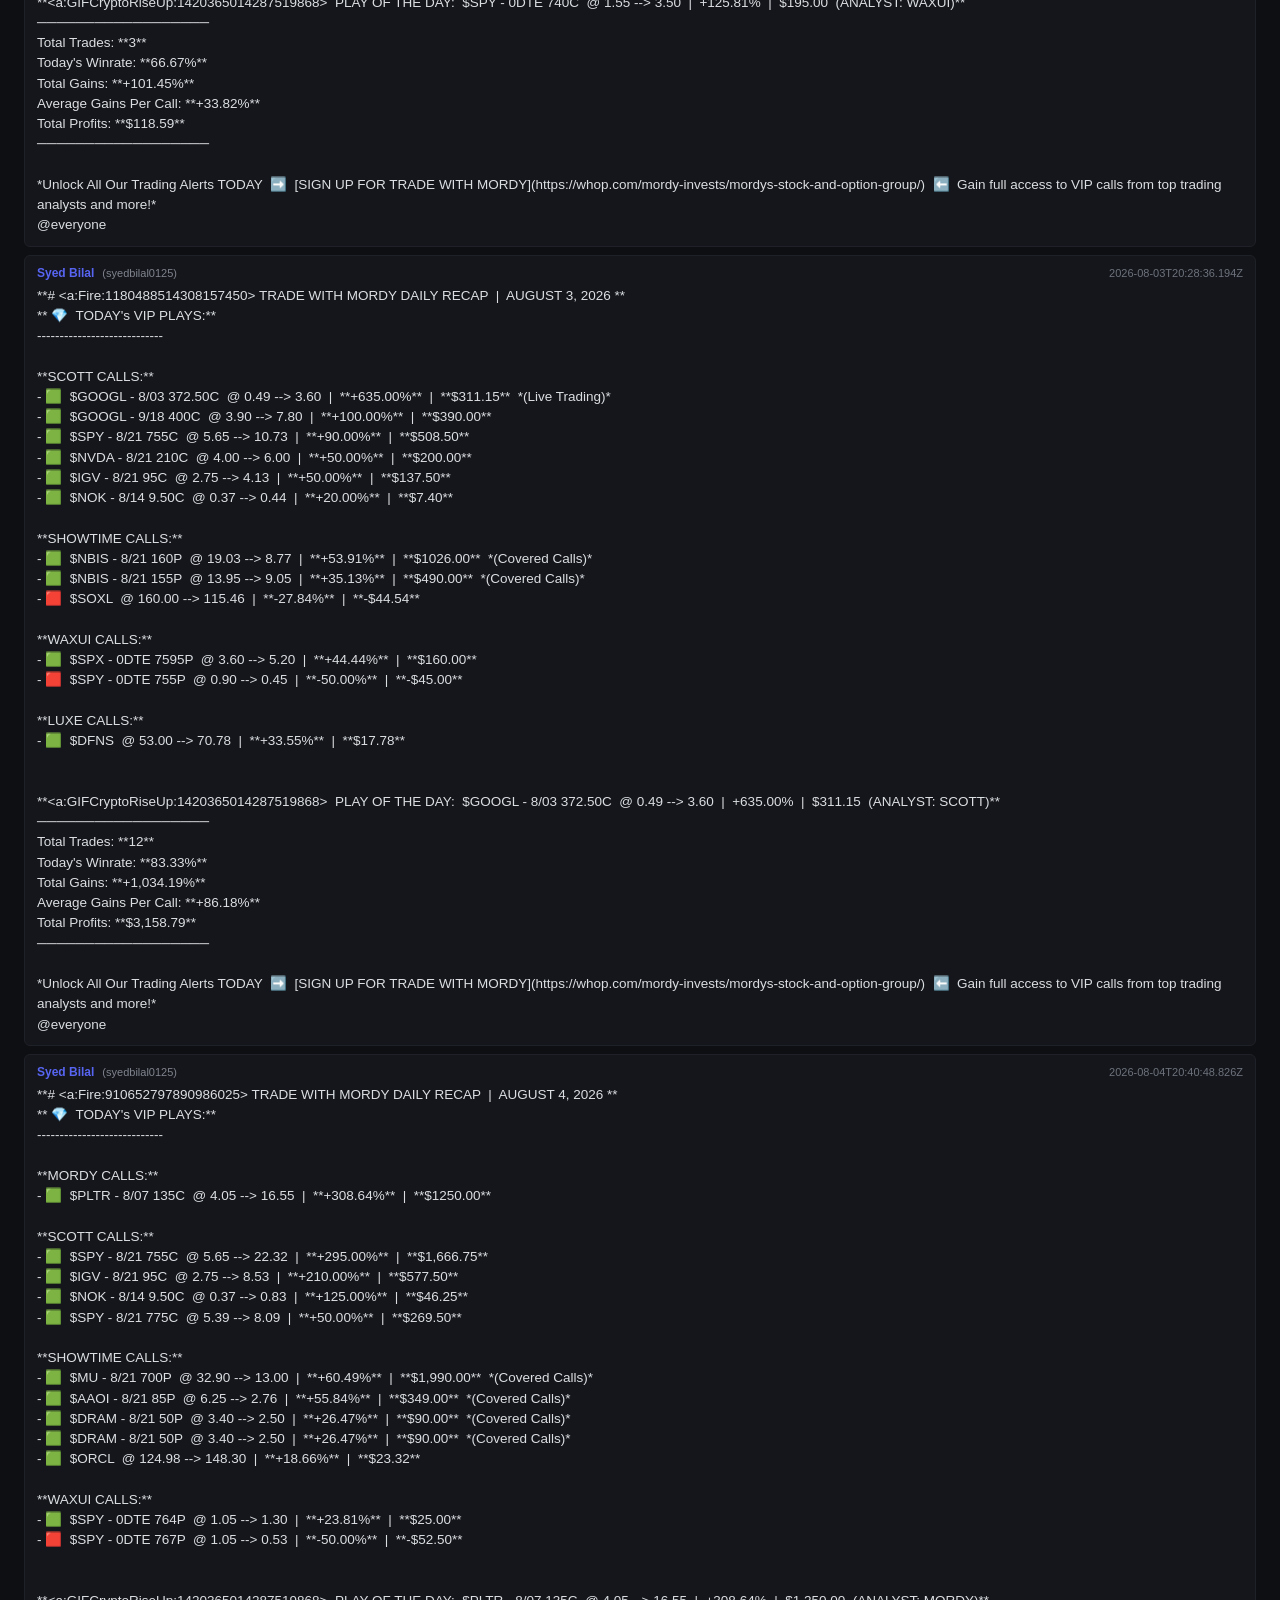
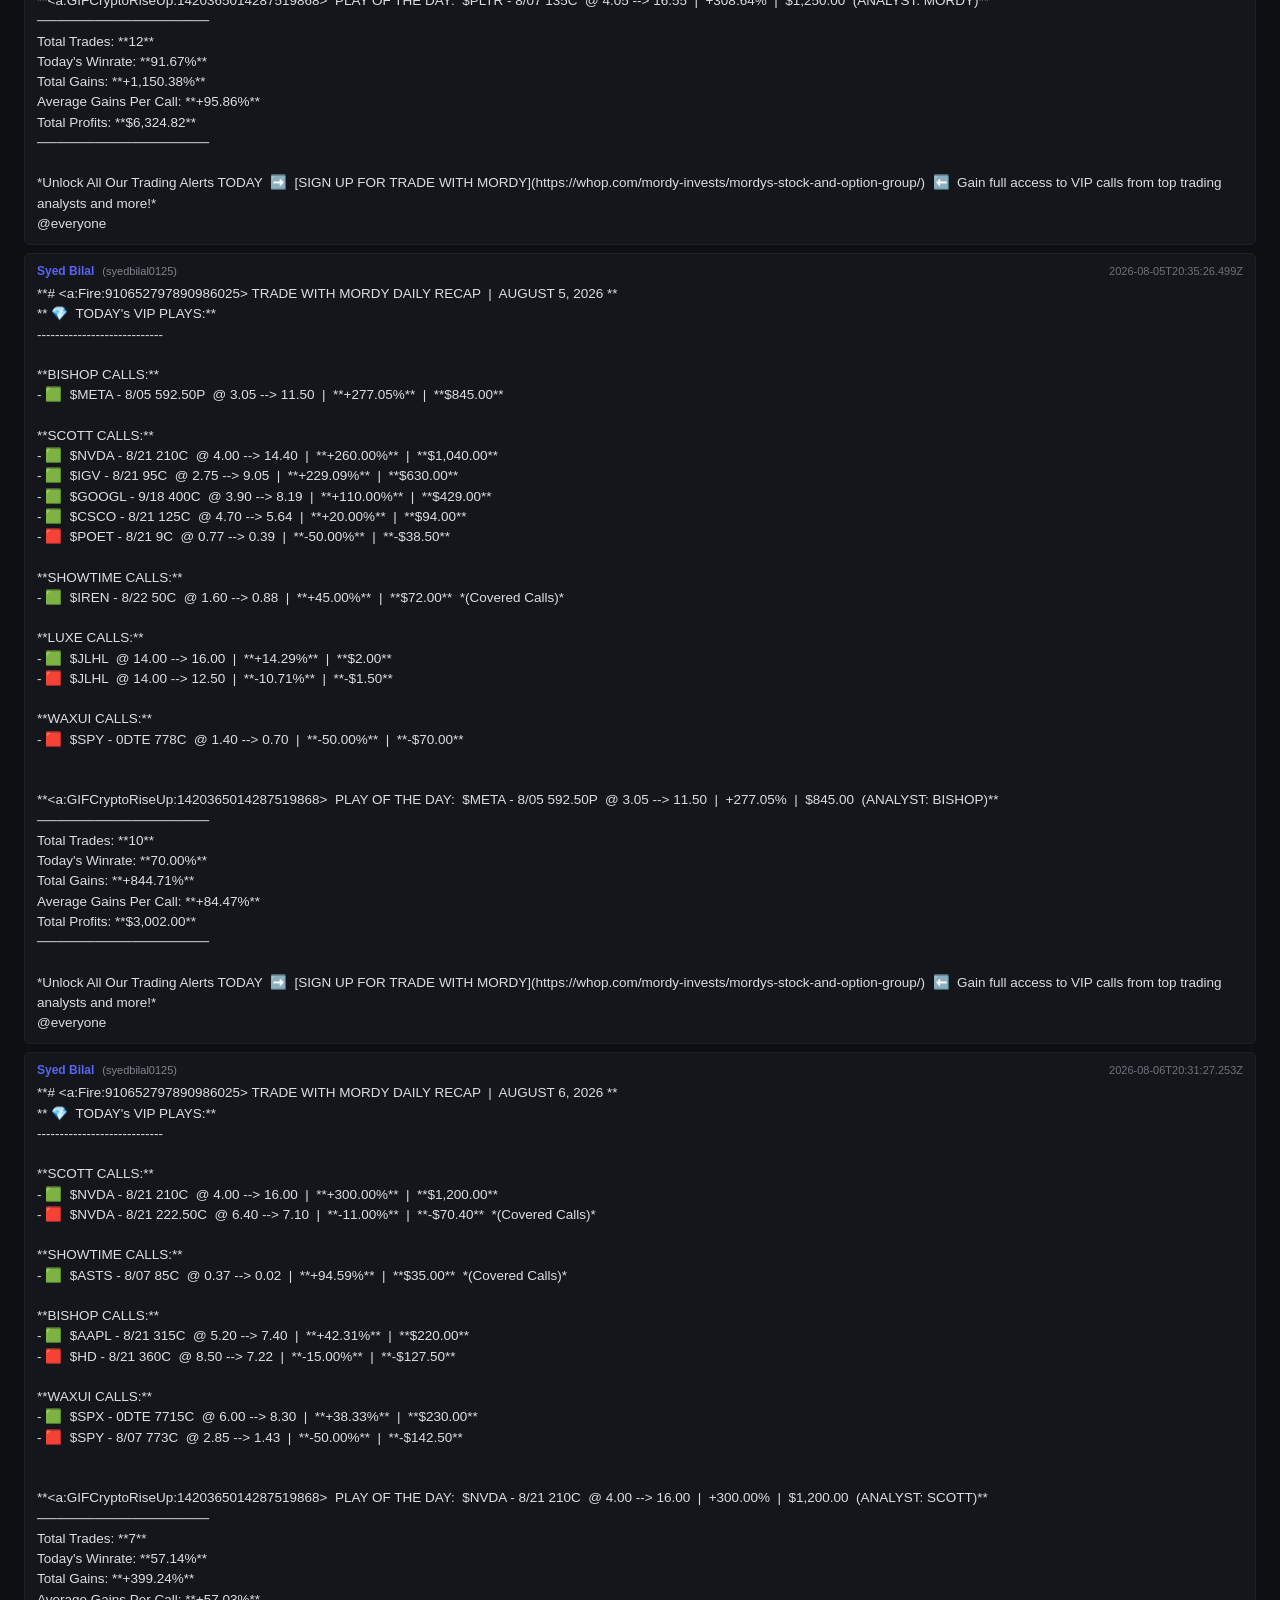
<file: transcript.html>
<!doctype html>
<html lang="en">
<head>
  <meta charset="utf-8">
  <title>Discord Recap Transcript - #🏆︱recaps</title>
  <style>
    body {
      background: #0e0f12;
      color: #e3e5e8;
      font-family: -apple-system, BlinkMacSystemFont, "Segoe UI", Roboto, Helvetica, Arial, sans-serif;
      margin: 0;
      padding: 24px;
    }
    .header {
      border-bottom: 1px solid #232428;
      padding-bottom: 14px;
      margin-bottom: 20px;
    }
    .header h1 {
      margin: 0 0 6px;
      font-size: 20px;
      color: #fff;
    }
    .header .info {
      color: #949ba4;
      font-size: 13px;
    }
    .discord-message {
      padding: 10px 12px;
      border-radius: 6px;
      margin-bottom: 8px;
      background: #14161b;
      border: 1px solid #1f2128;
    }
    .discord-message:hover {
      background: #191c22;
    }
    .msg-meta {
      font-size: 12px;
      color: #949ba4;
      margin-bottom: 6px;
      display: flex;
      gap: 8px;
      align-items: baseline;
    }
    .author-name {
      font-weight: 600;
      color: #5865f2;
    }
    .author-tag {
      font-size: 11px;
      color: #80848e;
    }
    .msg-time {
      font-size: 11px;
      color: #6d727c;
      margin-left: auto;
    }
    .msg-content {
      font-size: 13.5px;
      line-height: 1.5;
      color: #dbdee1;
      white-space: pre-wrap;
      word-break: break-word;
    }
    .embed-box {
      background: #181a20;
      border-left: 4px solid #5865f2;
      border-radius: 4px;
      padding: 8px 12px;
      margin-top: 8px;
      font-size: 13px;
    }
    .embed-title {
      font-weight: 700;
      color: #fff;
      margin-bottom: 4px;
    }
    .embed-field {
      margin-top: 4px;
    }
    .attachment {
      margin-top: 6px;
      font-size: 12px;
    }
    .attachment a {
      color: #00a8fc;
      text-decoration: none;
    }
    .attachment a:hover {
      text-decoration: underline;
    }
  </style>
</head>
<body>
  <div class="header">
    <h1>#🏆︱recaps - Recap Transcript</h1>
    <div class="info">Synced: 2026-09-11T20:35:34.309Z | Total Messages: 49</div>
  </div>
  <div class="messages-wrap">
    
      <div class="discord-message" data-id="1523785719653470249" data-date="2026-07-06T20:20:26.135Z">
        <div class="msg-meta">
          <span class="author-name">Syed Bilal</span>
          <span class="author-tag">(syedbilal0125)</span>
          <span class="msg-time">2026-07-06T20:20:26.135Z</span>
        </div>
        <div class="msg-content">**# &lt;a:Fire:1180488514308157450&gt; TRADE WITH MORDY DAILY RECAP  |  JULY 6, 2026 **<br>** 💎  TODAY&#039;s VIP PLAYS:**<br>----------------------------<br><br>**MORDY CALLS:**<br>- 🟩  $IREN - 7/10 40.50C  @ 1.90 --&gt; 4.94  |  **+160.00%**  |  **$304.00**<br>- 🟥  $NBIS - 7/10 235C  @ 6.93 --&gt; 5.20  |  **-25.00%**  |  **-$173.25**<br><br>**BISHOP CALLS:**<br>- 🟩  $HIMS - 7/17 35C  @ 2.98 --&gt; 5.00  |  **+67.79%**  |  **$202.00**<br>- 🟥  $MRK - 7/17 130C  @ 2.45 --&gt; 1.47  |  **-40.00%**  |  **-$98.00**<br>- 🟥  $MDT - 7/24 84C  @ 1.70 --&gt; 0.85  |  **-50.00%**  |  **-$85.00**<br><br><br>**&lt;a:GIFCryptoRiseUp:1420365014287519868&gt;  PLAY OF THE DAY:  $IREN - 7/10 40.50C  @ 1.90 --&gt; 4.94  |  +160.00%  |  $304.00  (ANALYST: MORDY)** <br>──────────────────<br>Total Trades: **5**<br>Today&#039;s Winrate: **40.00%**<br>Total Gains: **+112.79%**<br>Average Gains Per Call: **+22.56%**<br>Total Profits: **$149.75**<br>──────────────────<br><br>*Start Your 3 Day Free Trial TODAY  ➡️  [SIGN UP FOR TRADE WITH MORDY](https://whop.com/mordy-invests/mordys-stock-and-option-group/)  ⬅️  Gain full access to VIP calls from top trading analysts and more!*<br>@everyone</div>
        
        
      </div>
    

      <div class="discord-message" data-id="1524151914055467091" data-date="2026-07-07T20:35:33.684Z">
        <div class="msg-meta">
          <span class="author-name">Syed Bilal</span>
          <span class="author-tag">(syedbilal0125)</span>
          <span class="msg-time">2026-07-07T20:35:33.684Z</span>
        </div>
        <div class="msg-content">**# &lt;a:Fire:1180488514308157450&gt; TRADE WITH MORDY DAILY RECAP  |  JULY 7, 2026 **<br>** 💎  TODAY&#039;s VIP PLAYS:**<br>----------------------------<br><br>**SCOTT CALLS:**<br>- 🟩  $ADBE - 7/31 230C  @ 4.10 --&gt; 12.10  |  **+195.12%**  |  **$800.00**<br>- 🟩  $IGV - 8/21 100C  @ 1.30 --&gt; 3.12  |  **+140.00%**  |  **$182.00**<br><br>**BISHOP CALLS:**<br>- 🟩  $META - 7/24 625C  @ 11.40 --&gt; 22.55  |  **+97.81%**  |  **$1115.00**<br>- 🟩  $MDT - 8/21 87.50C  @ 1.74 --&gt; 2.70  |  **+55.17%**  |  **$96.00**<br>- 🟩  $GOOGL - 7/24 380C  @ 6.90 --&gt; 8.70  |  **+26.09%**  |  **$180.00**<br>- 🟥  $C - 7/24 148C  @ 2.80 --&gt; 2.38  |  **-15.00%**  |  **-$42.00**<br><br><br>**&lt;a:GIFCryptoRiseUp:1420365014287519868&gt;  PLAY OF THE DAY:  $ADBE - 7/31 230C  @ 4.10 --&gt; 12.10  |  +195.12%  |  $800.00  (ANALYST: SCOTT)** <br>──────────────────<br>Total Trades: **6**<br>Today&#039;s Winrate: **83.33%**<br>Total Gains: **+499.19%**<br>Average Gains Per Call: **+83.20%**<br>Total Profits: **$2,331.00**<br>──────────────────<br><br>*Start Your 3 Day Free Trial TODAY  ➡️  [SIGN UP FOR TRADE WITH MORDY](https://whop.com/mordy-invests/mordys-stock-and-option-group/)  ⬅️  Gain full access to VIP calls from top trading analysts and more!*<br>@everyone</div>
        
        
      </div>
    

      <div class="discord-message" data-id="1524515677702979604" data-date="2026-07-08T20:41:01.696Z">
        <div class="msg-meta">
          <span class="author-name">Syed Bilal</span>
          <span class="author-tag">(syedbilal0125)</span>
          <span class="msg-time">2026-07-08T20:41:01.696Z</span>
        </div>
        <div class="msg-content">**# &lt;a:Fire:1180488514308157450&gt; TRADE WITH MORDY DAILY RECAP  |  JULY 8, 2026 **<br>** 💎  TODAY&#039;s VIP PLAYS:**<br>----------------------------<br><br>**BISHOP CALLS:**<br>- 🟩  $DELL - 7/10 450C  @ 9.70 --&gt; 15.50  |  **+59.79%**  |  **$580.00**<br>- 🟥  $CSCO - 7/24 109P  @ 2.45 --&gt; 2.23  |  **-9.00%**  |  **-$22.05**<br>- 🟥  $XOM - 7/24 145C  @ 2.47 --&gt; 1.24  |  **-50.00%**  |  **-$123.50**<br><br>**SCOTT CALLS:**<br>- 🟩  $PFE - 7/24 24.50C  @ 0.28 --&gt; 0.39  |  **+40.00%**  |  **$11.20**<br><br><br>**&lt;a:GIFCryptoRiseUp:1420365014287519868&gt;  PLAY OF THE DAY:  $DELL - 7/10 450C  @ 9.70 --&gt; 15.50  |  +59.79%  |  $580.00  (ANALYST: BISHOP)** <br>──────────────────<br>Total Trades: **4**<br>Today&#039;s Winrate: **50.00%**<br>Total Gains: **+40.79%**<br>Average Gains Per Call: **+10.20%**<br>Total Profits: **$445.65**<br>──────────────────<br><br>*Start Your 3 Day Free Trial TODAY  ➡️  [SIGN UP FOR TRADE WITH MORDY](https://whop.com/mordy-invests/mordys-stock-and-option-group/)  ⬅️  Gain full access to VIP calls from top trading analysts and more!*<br>@everyone</div>
        
        
      </div>
    

      <div class="discord-message" data-id="1524880603483476068" data-date="2026-07-09T20:51:06.782Z">
        <div class="msg-meta">
          <span class="author-name">Syed Bilal</span>
          <span class="author-tag">(syedbilal0125)</span>
          <span class="msg-time">2026-07-09T20:51:06.782Z</span>
        </div>
        <div class="msg-content">**# &lt;a:Fire:1180488514308157450&gt; TRADE WITH MORDY DAILY RECAP  |  JULY 9, 2026 **<br>** 💎  TODAY&#039;s VIP PLAYS:**<br>----------------------------<br><br>**SCOTT CALLS:**<br>- 🟩  $ANET - 8/21 200C  @ 7.50 --&gt; 14.63  |  **+95.00%**  |  **$712.50**<br>- 🟩  $CRWV - 7/31 100C  @ 4.40 --&gt; 6.16  |  **+40.00%**  |  **$176.00**<br>- 🟩  $SMCI - 7/17 30C  @ 0.82 --&gt; 1.07  |  **+30.00%**  |  **$24.60**<br><br>**BISHOP CALLS:**<br>- 🟩  $ANET - 7/24 192.50C  @ 5.90 --&gt; 8.60  |  **+45.76%**  |  **$270.00**<br>- 🟩  $CRWV - 7/24 94C  @ 5.22 --&gt; 7.50  |  **+43.68%**  |  **$228.00**<br>- 🟩  $EBAY - 7/24 116C  @ 3.00 --&gt; 4.15  |  **+38.33%**  |  **$115.00**<br><br>**SHOWTIME CALLS:**<br>- 🟩  $HOOD - 7/17 115C  @ 4.30 --&gt; 5.85  |  **+36.05%**  |  **$155.00**<br>- 🟩  $CRWV - 7/31 100C  @ 4.40 --&gt; 5.50  |  **+25.00%**  |  **$110.00**<br><br>**LUXE CALLS:**<br>- 🟩  $VRAX  @ 9.00 --&gt; 12.00  |  **+33.33%**  |  **$3.00**<br><br><br>**&lt;a:GIFCryptoRiseUp:1420365014287519868&gt;  PLAY OF THE DAY:  $ANET - 8/21 200C  @ 7.50 --&gt; 14.63  |  +95.00%  |  $712.50  (ANALYST: SCOTT)** <br>──────────────────<br>Total Trades: **9**<br>Today&#039;s Winrate: **100.00%**<br>Total Gains: **+387.15%**<br>Average Gains Per Call: **+43.02%**<br>Total Profits: **$1794.10**<br>──────────────────<br><br>*Start Your 3 Day Free Trial TODAY  ➡️  [SIGN UP FOR TRADE WITH MORDY](https://whop.com/mordy-invests/mordys-stock-and-option-group/)  ⬅️  Gain full access to VIP calls from top trading analysts and more!*<br>@everyone</div>
        
        
      </div>
    

      <div class="discord-message" data-id="1525241017840963615" data-date="2026-07-10T20:43:16.261Z">
        <div class="msg-meta">
          <span class="author-name">Syed Bilal</span>
          <span class="author-tag">(syedbilal0125)</span>
          <span class="msg-time">2026-07-10T20:43:16.261Z</span>
        </div>
        <div class="msg-content">**# &lt;a:Fire:1180488514308157450&gt; TRADE WITH MORDY DAILY RECAP  |  JULY 10, 2026 **<br>** 💎  TODAY&#039;s VIP PLAYS:**<br>----------------------------<br><br>**BISHOP CALLS:**<br>- 🟩  $META - 7/24 660C  @ 13.00 --&gt; 36.00  |  **+176.92%**  |  **$2,300.00**<br><br>**SCOTT CALLS:**<br>- 🟩  $QQQ - 0DTE 726C  @ 0.47 --&gt; 0.73  |  **+55.00%**  |  **$25.85**<br>- 🟩  $SPY - 7/10 752C  @ 1.60 --&gt; 1.92  |  **+20.00%**  |  **$32.00**<br><br>**SHOWTIME CALLS:**<br>- 🟥  $RDDT - 7/17 210C  @ 4.50 --&gt; 3.60  |  **-20.00%**  |  **-$90.00**<br><br><br>**&lt;a:GIFCryptoRiseUp:1420365014287519868&gt;  PLAY OF THE DAY:  $META - 7/24 660C  @ 13.00 --&gt; 36.00  |  +176.92%  |  $2,300.00  (ANALYST: BISHOP)** <br>──────────────────<br>Total Trades: **4**<br>Today&#039;s Winrate: **75.00%**<br>Total Gains: **+231.92%**<br>Average Gains Per Call: **+57.98%**<br>Total Profits: **$2,267.85**<br>──────────────────<br><br>*Start Your 3 Day Free Trial TODAY  ➡️  [SIGN UP FOR TRADE WITH MORDY](https://whop.com/mordy-invests/mordys-stock-and-option-group/)  ⬅️  Gain full access to VIP calls from top trading analysts and more!*<br>@everyone</div>
        
        
      </div>
    

      <div class="discord-message" data-id="1526328508966506576" data-date="2026-07-13T20:44:34.350Z">
        <div class="msg-meta">
          <span class="author-name">Syed Bilal</span>
          <span class="author-tag">(syedbilal0125)</span>
          <span class="msg-time">2026-07-13T20:44:34.350Z</span>
        </div>
        <div class="msg-content">**# &lt;a:Fire:1180488514308157450&gt; TRADE WITH MORDY DAILY RECAP  |  JULY 13, 2026 **<br>** 💎  TODAY&#039;s VIP PLAYS:**<br>----------------------------<br><br>**BISHOP CALLS:**<br>- 🟩  $PYPL - 7/31 48C  @ 1.55 --&gt; 2.90  |  **+87.10%**  |  **$135.00**<br>- 🟩  $SHEL - 7/31 84C  @ 1.28 --&gt; 2.30  |  **+79.69%**  |  **$102.00**<br><br>**SCOTT CALLS:**<br>- 🟩  $WMT - 7/24 115C  @ 1.55 --&gt; 2.33  |  **+50.00%**  |  **$77.50**<br><br><br>**&lt;a:GIFCryptoRiseUp:1420365014287519868&gt;  PLAY OF THE DAY:  $PYPL - 7/31 48C  @ 1.55 --&gt; 2.90  |  +87.10%  |  $135.00  (ANALYST: BISHOP)** <br>──────────────────<br>Total Trades: **3**<br>Today&#039;s Winrate: **100.00%**<br>Total Gains: **+216.78%**<br>Average Gains Per Call: **+72.26%**<br>Total Profits: **$314.50**<br>──────────────────<br><br>*Start Your 3 Day Free Trial TODAY  ➡️  [SIGN UP FOR TRADE WITH MORDY](https://whop.com/mordy-invests/mordys-stock-and-option-group/)  ⬅️  Gain full access to VIP calls from top trading analysts and more!*<br>@everyone</div>
        
        
      </div>
    

      <div class="discord-message" data-id="1526688825034674226" data-date="2026-07-14T20:36:20.395Z">
        <div class="msg-meta">
          <span class="author-name">Syed Bilal</span>
          <span class="author-tag">(syedbilal0125)</span>
          <span class="msg-time">2026-07-14T20:36:20.395Z</span>
        </div>
        <div class="msg-content">**# &lt;a:Fire:1180488514308157450&gt; TRADE WITH MORDY DAILY RECAP  |  JULY 14, 2026 **<br>** 💎  TODAY&#039;s VIP PLAYS:**<br>----------------------------<br><br>**BISHOP CALLS:**<br>- 🟩  $S - 7/17 19C  @ 0.59 --&gt; 1.30  |  **+120.34%**  |  **$71.00**<br>- 🟥  $AAOI - 7/17 125C  @ 6.10 --&gt; 5.25  |  **-14.00%**  |  **-$85.40**<br>- 🟥  $BMY - 7/31 61C  @ 1.24 --&gt; 0.99  |  **-20.00%**  |  **-$24.80**<br><br>**SCOTT CALLS:**<br>- 🟩  $SHAK - 7/17 63C  @ 0.95 --&gt; 1.24  |  **+30.00%**  |  **$28.50**<br>- 🟥  $CSCO - 8/21 130C  @ 3.84 --&gt; 3.15  |  **-18.00%**  |  **-$69.18**<br>- 🟥  $NOW - 8/21 130C  @ 4.90 --&gt; 3.92  |  **-20.00%**  |  **-$98.00**<br>- 🟥  $TEAM - 7/31 100C  @ 4.90 --&gt; 3.43  |  **-30.00%**  |  **-$147.00**<br><br>**MORDY CALLS:**<br>- 🟥  $BE - 7/17 270C  @ 7.40 --&gt; 5.55  |  **-25.00%**  |  **-$185.00**<br><br><br>**&lt;a:GIFCryptoRiseUp:1420365014287519868&gt;  PLAY OF THE DAY:  $S - 7/17 19C  @ 0.59 --&gt; 1.30  |  +120.34%  |  $71.00  (ANALYST: BISHOP)** <br>──────────────────<br>Total Trades: **8**<br>Today&#039;s Winrate: **25.00%**<br>Total Gains: **+23.34%**<br>Average Gains Per Call: **+2.92%**<br>Total Profits: **-$509.88**<br>──────────────────<br><br>*Start Your 3 Day Free Trial TODAY  ➡️  [SIGN UP FOR TRADE WITH MORDY](https://whop.com/mordy-invests/mordys-stock-and-option-group/)  ⬅️  Gain full access to VIP calls from top trading analysts and more!*<br>@everyone</div>
        
        
      </div>
    

      <div class="discord-message" data-id="1527053119941247056" data-date="2026-07-15T20:43:55.069Z">
        <div class="msg-meta">
          <span class="author-name">Syed Bilal</span>
          <span class="author-tag">(syedbilal0125)</span>
          <span class="msg-time">2026-07-15T20:43:55.069Z</span>
        </div>
        <div class="msg-content">**# &lt;a:Fire:1180488514308157450&gt; TRADE WITH MORDY DAILY RECAP  |  JULY 15, 2026 **<br>** 💎  TODAY&#039;s VIP PLAYS:**<br>----------------------------<br><br>**BISHOP CALLS:**<br>- 🟩  $PYPL - 7/31 48C  @ 1.55 --&gt; 8.15  |  **+425.81%**  |  **$660.00**<br>- 🟩  $CRWD - 7/31 220C  @ 7.90 --&gt; 11.00  |  **+39.24%**  |  **$310.00**<br>- 🟩  $PANW - 7/17 365C  @ 4.80 --&gt; 5.40  |  **+12.50%**  |  **$60.00**<br><br>**SCOTT CALLS:**<br>- 🟩  $GOOGL - 7/24 382.50C  @ 4.50 --&gt; 9.00  |  **+100.00%**  |  **$450.00**<br>- 🟥  $INTC - 8/21 130C  @ 6.20 --&gt; 5.27  |  **-15.00%**  |  **-$93.00**<br>- 🟥  $NVDA - 7/24 215C  @ 4.50 --&gt; 2.25  |  **-50.00%**  |  **-$225.00**<br><br>**LUXE CALLS:**<br>- 🟩  $SOBR  @ 1.70 --&gt; 2.20  |  **+29.41%**  |  **$0.50**<br><br><br>**&lt;a:GIFCryptoRiseUp:1420365014287519868&gt;  PLAY OF THE DAY:  $PYPL - 7/31 48C  @ 1.55 --&gt; 8.15  |  +425.81%  |  $660.00  (ANALYST: BISHOP)** <br>──────────────────<br>Total Trades: **7**<br>Today&#039;s Winrate: **71.43%**<br>Total Gains: **+541.96%**<br>Average Gains Per Call: **+77.42%**<br>Total Profits: **$1,162.50**<br>──────────────────<br><br>*Start Your 3 Day Free Trial TODAY  ➡️  [SIGN UP FOR TRADE WITH MORDY](https://whop.com/mordy-invests/mordys-stock-and-option-group/)  ⬅️  Gain full access to VIP calls from top trading analysts and more!*<br>@everyone</div>
        
        
      </div>
    

      <div class="discord-message" data-id="1527413639353602089" data-date="2026-07-16T20:36:29.595Z">
        <div class="msg-meta">
          <span class="author-name">Syed Bilal</span>
          <span class="author-tag">(syedbilal0125)</span>
          <span class="msg-time">2026-07-16T20:36:29.595Z</span>
        </div>
        <div class="msg-content">**# &lt;a:Fire:1180488514308157450&gt; TRADE WITH MORDY DAILY RECAP  |  JULY 16, 2026 **<br>** 💎  TODAY&#039;s VIP PLAYS:**<br>----------------------------<br><br>**BISHOP CALLS:**<br>- 🟩  $FCEL - 7/17 18P  @ 0.59 --&gt; 0.65  |  **+10.17%**  |  **$6.00**<br>- 🟥  $HOOD - 8/21 125C  @ 6.80 --&gt; 5.90  |  **-13.24%**  |  **-$90.00**<br>- 🟥  $DELL - 7/17 420C  @ 5.20 --&gt; 3.90  |  **-25.00%**  |  **-$130.00**<br>- 🟥  $META - 7/24 700C  @ 13.00 --&gt; 9.50  |  **-26.92%**  |  **-$350.00**<br>- 🟥  $PINS - 7/31 24.50C  @ 0.69 --&gt; 0.34  |  **-50.00%**  |  **-$34.50**<br><br>**LUXE CALLS:**<br>- 🟩  $RUBI  @ 6.00 --&gt; 6.50  |  **+8.33%**  |  **$0.50**<br><br>**SHOWTIME CALLS:**<br>- 🟥  $NVDA - 7/20 215C  @ 2.15 --&gt; 0.94  |  **-56.28%**  |  **-$121.00**<br><br><br>**&lt;a:GIFCryptoRiseUp:1420365014287519868&gt;  PLAY OF THE DAY:  $FCEL - 7/17 18P  @ 0.59 --&gt; 0.65  |  +10.17%  |  $6.00  (ANALYST: BISHOP)** <br>──────────────────<br>Total Trades: **7**<br>Today&#039;s Winrate: **28.57%**<br>Total Gains: **-152.93%**<br>Average Gains Per Call: **-21.85%**<br>Total Profits: **-$719.00**<br>──────────────────<br><br>*Start Your 3 Day Free Trial TODAY  ➡️  [SIGN UP FOR TRADE WITH MORDY](https://whop.com/mordy-invests/mordys-stock-and-option-group/)  ⬅️  Gain full access to VIP calls from top trading analysts and more!*<br>@everyone</div>
        
        
      </div>
    

      <div class="discord-message" data-id="1527776235449749554" data-date="2026-07-17T20:37:19.241Z">
        <div class="msg-meta">
          <span class="author-name">Syed Bilal</span>
          <span class="author-tag">(syedbilal0125)</span>
          <span class="msg-time">2026-07-17T20:37:19.241Z</span>
        </div>
        <div class="msg-content">**# &lt;a:Fire:1180488514308157450&gt; TRADE WITH MORDY DAILY RECAP  |  JULY 17, 2026 **<br>** 💎  TODAY&#039;s VIP PLAYS:**<br>----------------------------<br><br>**BISHOP CALLS:**<br>- 🟩  $PYPL - 7/31 48C  @ 1.55 --&gt; 9.80  |  **+532.26%**  |  **$825.00**<br>- 🟩  $NBIS - 7/17 180C  @ 2.00 --&gt; 7.00  |  **+250.00%**  |  **$500.00**<br>- 🟩  $SHELL - 7/31 84C  @ 1.28 --&gt; 4.00  |  **+212.50%**  |  **$272.00**<br>- 🟩  $BMY - 8/07 62C  @ 1.44 --&gt; 2.20  |  **+52.78%**  |  **$76.00**<br>- 🟩  $BABA - 8/07 115P  @ 3.80 --&gt; 5.40  |  **+42.11%**  |  **$160.00**<br>- 🟥  $MTCH - 8/21 42.50C  @ 1.54 --&gt; 0.77  |  **-50.00%**  |  **-$77.00**<br>- 🟥  $INTU - 7/17 305C  @ 2.01 --&gt; 1.00  |  **-50.00%**  |  **-$100.50**<br>- 🟥  $CRWD - 7/17 207.50C  @ 3.35 --&gt; 1.68  |  **-50.00%**  |  **-$167.50**<br>- 🟥  $V - 8/07 375C  @ 5.70 --&gt; 2.85  |  **-50.00%**  |  **-$285.00**<br><br>**SCOTT CALLS:**<br>- 🟩  $SPY - 7/24 755C  @ 1.58 --&gt; 2.37  |  **+50.00%**  |  **$79.00**<br>- 🟩  $XOM - 8/21 150C  @ 3.60 --&gt; 4.86  |  **+35.00%**  |  **$126.00**<br>- 🟥  $AVGO - 8/21 500C  @ 2.52 --&gt; 1.26  |  **-50.00%**  |  **-$126.00**<br>- 🟥  $V - 7/24 370C  @ 2.75 --&gt; 1.38  |  **-50.00%**  |  **-$137.50**<br>- 🟥  $NVDA - 7/31 215C  @ 5.90 --&gt; 2.95  |  **-50.00%**  |  **-$295.00**<br>- 🟥  $COIN - 7/31 170C  @ 10.50 --&gt; 5.25  |  **-50.00%**  |  **-$525.00**<br><br>**SHOWTIME CALLS:**<br>- 🟥  $AAOI - 7/17 130C  @ 9.00 --&gt; 0.00  |  **-100.00%**  |  **-$900.00**<br>- 🟥  $IREN - 7/17 40P  @ 2.35 --&gt; 0.00  |  **-100.00%**  |  **-$235.00**<br><br><br>**&lt;a:GIFCryptoRiseUp:1420365014287519868&gt;  PLAY OF THE DAY:  $PYPL - 7/31 48C  @ 1.55 --&gt; 9.80  |  +532.26%  |  $825.00  (ANALYST: BISHOP)** <br>──────────────────<br>Total Trades: **17**<br>Today&#039;s Winrate: **41.18%**<br>Total Gains: **+574.64%**<br>Average Gains Per Call: **+33.80%**<br>Total Profits: **-$810.50**<br>──────────────────<br><br>*Start Your 3 Day Free Trial TODAY  ➡️  [SIGN UP FOR TRADE WITH MORDY](https://whop.com/mordy-invests/mordys-stock-and-option-group/)  ⬅️  Gain full access to VIP calls from top trading analysts and more!*<br>@everyone</div>
        
        
      </div>
    

      <div class="discord-message" data-id="1528861794209366227" data-date="2026-07-20T20:30:56.618Z">
        <div class="msg-meta">
          <span class="author-name">Syed Bilal</span>
          <span class="author-tag">(syedbilal0125)</span>
          <span class="msg-time">2026-07-20T20:30:56.618Z</span>
        </div>
        <div class="msg-content">**# &lt;a:Fire:1180488514308157450&gt; TRADE WITH MORDY DAILY RECAP  |  JULY 20, 2026 **<br>** 💎  TODAY&#039;s VIP PLAYS:**<br>----------------------------<br><br>**SHOWTIME CALLS:**<br>- 🟩  $HOOD - 7/24 135C  @ 0.51 --&gt; 0.01  |  **+98.04%**  |  **$50.00**<br><br>**SCOTT CALLS:**<br>- 🟩  $SPY - 7/24 735P  @ 1.02 --&gt; 0.20  |  **+80.00%**  |  **$81.60**<br><br>**LUXE CALLS:**<br>- 🟩  $ZYBT  @ 2.00 --&gt; 2.40  |  **+20.00%**  |  **$0.40**<br>- 🟩  $BIYA  @ 8.20 --&gt; 9.50  |  **+15.85%**  |  **$1.30**<br>- 🟥  $ZYBT  @ 2.00 --&gt; 1.91  |  **-4.50%**  |  **-$0.09**<br><br>**BISHOP CALLS:**<br>- 🟥  $QCOM - 7/31 185C  @ 6.05 --&gt; 5.30  |  **-12.40%**  |  **-$75.00**<br><br><br>**&lt;a:GIFCryptoRiseUp:1420365014287519868&gt;  PLAY OF THE DAY:  $HOOD - 7/24 135C  @ 0.51 --&gt; 0.01  |  +98.04%  |  $50.00  (ANALYST: SHOWTIME)** <br>──────────────────<br>Total Trades: **6**<br>Today&#039;s Winrate: **66.67%**<br>Total Gains: **+197.00%**<br>Average Gains Per Call: **+32.83%**<br>Total Profits: **$58.21**<br>──────────────────<br><br>*Start Your 3 Day Free Trial TODAY  ➡️  [SIGN UP FOR TRADE WITH MORDY](https://whop.com/mordy-invests/mordys-stock-and-option-group/)  ⬅️  Gain full access to VIP calls from top trading analysts and more!*<br>@everyone</div>
        
        
      </div>
    

      <div class="discord-message" data-id="1529223485140893957" data-date="2026-07-21T20:28:10.456Z">
        <div class="msg-meta">
          <span class="author-name">Syed Bilal</span>
          <span class="author-tag">(syedbilal0125)</span>
          <span class="msg-time">2026-07-21T20:28:10.456Z</span>
        </div>
        <div class="msg-content">**# &lt;a:Fire:1180488514308157450&gt; TRADE WITH MORDY DAILY RECAP  |  JULY 21, 2026 **<br>** 💎  TODAY&#039;s VIP PLAYS:**<br>----------------------------<br><br>**SCOTT CALLS:**<br>- 🟩  $XOM - 8/21 150C  @ 3.60 --&gt; 5.60  |  **+55.56%**  |  **$200.00**<br><br>**LUXE CALLS:**<br>- 🟩  $CPHI  @ 2.20 --&gt; 3.00  |  **+36.36%**  |  **$0.80**<br><br>**BISHOP CALLS:**<br>- 🟩  $MU - 7/22 855P  @ 10.25 --&gt; 12.50  |  **+21.95%**  |  **$225.00**<br>- 🟩  $FANG - 8/21 200C  @ 7.05 --&gt; 8.35  |  **+18.44%**  |  **$130.00**<br>- 🟥  $IBB - 8/21 186P  @ 4.00 --&gt; 3.40  |  **-15.00%**  |  **-$60.00**<br>- 🟥  $CHWY - 8/07 22.50C  @ 0.84 --&gt; 0.68  |  **-19.00%**  |  **-$15.96**<br>- 🟥  $CELH - 8/21 31C  @ 2.04 --&gt; 1.63  |  **-20.00%**  |  **-$40.80**<br><br>**MORDY CALLS:**<br>- 🟩  $NBIS  @ 175.00 --&gt; 211.00  |  **+20.57%**  |  **$36.00**<br>- 🟩  $BE  @ 205.00 --&gt; 228.00  |  **+11.22%**  |  **$23.00**<br><br><br>**&lt;a:GIFCryptoRiseUp:1420365014287519868&gt;  PLAY OF THE DAY:  $XOM - 8/21 150C  @ 3.60 --&gt; 5.60  |  +55.56%  |  $200.00  (ANALYST: SCOTT)** <br>──────────────────<br>Total Trades: **9**<br>Today&#039;s Winrate: **66.67%**<br>Total Gains: **+110.10%**<br>Average Gains Per Call: **+12.23%**<br>Total Profits: **$498.04**<br>──────────────────<br><br>*Start Your 3 Day Free Trial TODAY  ➡️  [SIGN UP FOR TRADE WITH MORDY](https://whop.com/mordy-invests/mordys-stock-and-option-group/)  ⬅️  Gain full access to VIP calls from top trading analysts and more!*</div>
        
        
      </div>
    

      <div class="discord-message" data-id="1529588096566431794" data-date="2026-07-22T20:37:00.594Z">
        <div class="msg-meta">
          <span class="author-name">Syed Bilal</span>
          <span class="author-tag">(syedbilal0125)</span>
          <span class="msg-time">2026-07-22T20:37:00.594Z</span>
        </div>
        <div class="msg-content">**# &lt;a:Fire:1180488514308157450&gt; TRADE WITH MORDY DAILY RECAP  |  JULY 22, 2026 **<br>** 💎  TODAY&#039;s VIP PLAYS:**<br>----------------------------<br><br>**SCOTT CALLS:**<br>- 🟩  $XOM - 8/21 150C  @ 3.60 --&gt; 7.25  |  **+101.39%**  |  **$365.00**<br>- 🟩  $SPY - 7/24 755C  @ 1.58 --&gt; 0.47  |  **+70.00%**  |  **$110.60**<br><br>**BISHOP CALLS:**<br>- 🟩  $FANG - 8/21 200C  @ 7.05 --&gt; 11.40  |  **+61.70%**  |  **$435.00**<br>- 🟩  $XOM - 8/07 157.50C  @ 2.20 --&gt; 3.25  |  **+47.73%**  |  **$105.00**<br>- 🟩  $LCID - 7/31 8C  @ 0.35 --&gt; 0.49  |  **+40.00%**  |  **$14.00**<br>- 🟥  $UNH - 8/07 445C  @ 7.30 --&gt; 5.99  |  **-18.00%**  |  **-$131.40**<br>- 🟥  $MSFT - 8/07 430C  @ 9.20 --&gt; 6.62  |  **-28.00%**  |  **-$257.60**<br><br><br>**&lt;a:GIFCryptoRiseUp:1420365014287519868&gt;  PLAY OF THE DAY:  $XOM - 8/21 150C  @ 3.60 --&gt; 7.25  |  +101.39%  |  $365.00  (ANALYST: SCOTT)** <br>──────────────────<br>Total Trades: **7**<br>Today&#039;s Winrate: **71.43%**<br>Total Gains: **+274.82%**<br>Average Gains Per Call: **+39.26%**<br>Total Profits: **$640.60**<br>──────────────────<br><br>*Start Your 3 Day Free Trial TODAY  ➡️  [SIGN UP FOR TRADE WITH MORDY](https://whop.com/mordy-invests/mordys-stock-and-option-group/)  ⬅️  Gain full access to VIP calls from top trading analysts and more!*<br>@everyone</div>
        
        
      </div>
    

      <div class="discord-message" data-id="1529948211131846747" data-date="2026-07-23T20:27:58.597Z">
        <div class="msg-meta">
          <span class="author-name">Syed Bilal</span>
          <span class="author-tag">(syedbilal0125)</span>
          <span class="msg-time">2026-07-23T20:27:58.597Z</span>
        </div>
        <div class="msg-content">**# &lt;a:Fire:1180488514308157450&gt; TRADE WITH MORDY DAILY RECAP  |  JULY 23, 2026 **<br>** 💎  TODAY&#039;s VIP PLAYS:**<br>----------------------------<br><br>**SCOTT CALLS:**<br>- 🟩  $XOM - 8/21 150C  @ 3.60 --&gt; 10.60  |  **+194.44%**  |  **$700.00**<br>- 🟩  $SPY - 7/24 755C  @ 1.58 --&gt; 0.00  |  **+100.00%**  |  **$158.00**  *(Call Credit Spread)*<br>- 🟩  $CIFR - 8/21 27C  @ 2.20 --&gt; 3.52  |  **+60.00%**  |  **$132.00**<br>- 🟩  $JNJ - 8/21 270C  @ 2.52 --&gt; 3.85  |  **+52.78%**  |  **$133.00**<br>- 🟩  $SPY - 7/24 735P  @ 1.40 --&gt; 0.91  |  **+35.00%**  |  **$49.00**  *(Put Credit Spread)*<br>- 🟥  $JPM - 7/31 350C  @ 4.60 --&gt; 3.82  |  **-17.00%**  |  **-$78.20**<br><br>**BISHOP CALLS:**<br>- 🟩  $XOM - 8/07 157.50C  @ 2.20 --&gt; 4.50  |  **+104.55%**  |  **$230.00**<br>- 🟩  $FANG - 8/21 200C  @ 7.05 --&gt; 14.00  |  **+98.58%**  |  **$695.00**<br>- 🟩  $AAOI - 7/24 116C  @ 3.60 --&gt; 6.30  |  **+75.00%**  |  **$270.00**<br>- 🟩  $CIFR - 8/21 28C  @ 2.20 --&gt; 3.35  |  **+52.27%**  |  **$115.00**<br>- 🟩  $EOG - 8/21 150C  @ 3.50 --&gt; 4.60  |  **+31.43%**  |  **$110.00**<br>- 🟥  $JPM - 8/07 355C  @ 4.15 --&gt; 3.57  |  **-14.00%**  |  **-$58.10**<br><br>**SHOWTIME CALLS:**<br>- 🟩  $AAOI - 7/24 127C  @ 1.22 --&gt; 0.33  |  **+72.95%**  |  **$89.00**  *(Covered Calls)*<br>- 🟩  $IREN - 7/24 42C  @ 1.20 --&gt; 0.60  |  **+50.00%**  |  **$60.00**  *(Covered Calls)*<br><br><br>**&lt;a:GIFCryptoRiseUp:1420365014287519868&gt;  PLAY OF THE DAY:  $XOM - 8/21 150C  @ 3.60 --&gt; 10.60  |  +194.44%  |  $700.00  (ANALYST: SCOTT)** <br>──────────────────<br>Total Trades: **14**<br>Today&#039;s Winrate: **85.71%**<br>Total Gains: **+896.00%**<br>Average Gains Per Call: **+64.00%**<br>Total Profits: **$2,604.70**<br>──────────────────<br><br>*Unlock All Our Trading Alerts TODAY  ➡️  [SIGN UP FOR TRADE WITH MORDY](https://whop.com/mordy-invests/mordys-stock-and-option-group/)  ⬅️  Gain full access to VIP calls from top trading analysts and more!*<br>@everyone</div>
        
        
      </div>
    

      <div class="discord-message" data-id="1530310807391309944" data-date="2026-07-24T20:28:48.282Z">
        <div class="msg-meta">
          <span class="author-name">Syed Bilal</span>
          <span class="author-tag">(syedbilal0125)</span>
          <span class="msg-time">2026-07-24T20:28:48.282Z</span>
        </div>
        <div class="msg-content">**# &lt;a:Fire:1180488514308157450&gt; TRADE WITH MORDY DAILY RECAP  |  JULY 24, 2026 **<br>** 💎  TODAY&#039;s VIP PLAYS:**<br>----------------------------<br><br>**BISHOP CALLS:**<br>- 🟩  $AMD - 7/24 535P  @ 5.45 --&gt; 17.00  |  **+211.93%**  |  **$1155.00**<br>- 🟩  $AMD - 7/24 525P  @ 5.45 --&gt; 7.70  |  **+41.28%**  |  **$225.00**<br>- 🟩  $AAOI - 7/24 103C  @ 1.90 --&gt; 2.40  |  **+26.32%**  |  **$50.00**<br>- 🟩  $JPM - 8/07 355C  @ 4.20 --&gt; 5.20  |  **+23.81%**  |  **$100.00**<br>- 🟩  $DELL - 7/24 450C  @ 3.15 --&gt; 3.80  |  **+20.63%**  |  **$65.00**<br>- 🟥  $TSLA - 7/24 315P  @ 2.25 --&gt; 1.75  |  **-22.22%**  |  **-$50.00**<br>- 🟥  $ARM - 7/24 290C  @ 4.30 --&gt; 2.15  |  **-50.00%**  |  **-$215.00**<br>- 🟥  $NBIS - 7/24 202.50C  @ 3.85 --&gt; 1.93  |  **-50.00%**  |  **-$192.50**<br>- 🟥  $NOW - 7/24 97C  @ 0.82 --&gt; 0.41  |  **-50.00%**  |  **-$41.00**<br>- 🟥  $UTI - 8/21 42.50C  @ 1.75 --&gt; 0.88  |  **-50.00%**  |  **-$87.50**<br>- 🟥  $UNH - 7/24 445C  @ 9.00 --&gt; 0.00  |  **-100.00%**  |  **-$900.00**<br><br>**SHOWTIME CALLS:**<br>- 🟩  $CRWV - 8/07 110C  @ 1.19 --&gt; 0.34  |  **+71.43%**  |  **$85.00**  *(Covered Calls)*<br><br>**SCOTT CALLS:**<br>- 🟩  $JNJ - 8/21 270C  @ 2.52 --&gt; 4.28  |  **+70.00%**  |  **$176.40**<br><br><br>**&lt;a:GIFCryptoRiseUp:1420365014287519868&gt;  PLAY OF THE DAY:  $AMD - 7/24 535P  @ 5.45 --&gt; 17.00  |  +211.93%  |  $1155.00  (ANALYST: BISHOP)** <br>──────────────────<br>Total Trades: **13**<br>Today&#039;s Winrate: **53.85%**<br>Total Gains: **+143.18%**<br>Average Gains Per Call: **+11.01%**<br>Total Profits: **$370.40**<br>──────────────────<br><br>*Unlock All Our Trading Alerts TODAY  ➡️  [SIGN UP FOR TRADE WITH MORDY](https://whop.com/mordy-invests/mordys-stock-and-option-group/)  ⬅️  Gain full access to VIP calls from top trading analysts and more!*<br>@everyone</div>
        
        
      </div>
    

      <div class="discord-message" data-id="1531397048945872966" data-date="2026-07-27T20:25:08.450Z">
        <div class="msg-meta">
          <span class="author-name">Syed Bilal</span>
          <span class="author-tag">(syedbilal0125)</span>
          <span class="msg-time">2026-07-27T20:25:08.450Z</span>
        </div>
        <div class="msg-content">**# &lt;a:Fire:1180488514308157450&gt; TRADE WITH MORDY DAILY RECAP  |  JULY 27, 2026 **<br>** 💎  TODAY&#039;s VIP PLAYS:**<br>----------------------------<br><br>**SCOTT CALLS:**<br>- 🟩  $SPY - 0DTE 738P  |  **+129.90%**  *(Live-Trading in VC)*<br>- 🟩  $JNJ - 8/21 270C  @ 2.52 --&gt; 5.54  |  **+120.00%**  |  **$302.40**<br>- 🟩  $JPM - 8/07 355C  @ 4.10 --&gt; 8.10  |  **+97.56%**  |  **$400.00**<br>- 🟥  $BA - 8/07 200P  @ 4.10 --&gt; 2.66  |  **-35.00%**  |  **-$143.52**<br>- 🟥  $VIAV - 8/21 45C  @ 4.90 --&gt; 2.69  |  **-45.00%**  |  **-$220.50**<br><br>**SHOWTIME CALLS:**<br>- 🟩  $AMD - 7/31 670C  @ 1.85 --&gt; 0.04  |  **+97.84%**  |  **$181.00**  *(Covered Calls)*<br>- 🟩  $NBIS - 7/31 160P  @ 7.48 --&gt; 4.38  |  **+41.44%**  |  **$310.00**  *(Covered Calls)*<br><br><br>**&lt;a:GIFCryptoRiseUp:1420365014287519868&gt;  PLAY OF THE DAY:  $SPY - 0DTE 738P  |  +129.90%  (ANALYST: SCOTT)** <br>──────────────────<br>Total Trades: **7**<br>Today&#039;s Winrate: **71.43%**<br>Total Gains: **+406.74%**<br>Average Gains Per Call: **+58.11%**<br>Total Profits: **$829.38**<br>──────────────────<br><br>*Unlock All Our Trading Alerts TODAY  ➡️  [SIGN UP FOR TRADE WITH MORDY](https://whop.com/mordy-invests/mordys-stock-and-option-group/)  ⬅️  Gain full access to VIP calls from top trading analysts and more!*<br>@everyone</div>
        
        
      </div>
    

      <div class="discord-message" data-id="1531760281447960687" data-date="2026-07-28T20:28:29.827Z">
        <div class="msg-meta">
          <span class="author-name">Syed Bilal</span>
          <span class="author-tag">(syedbilal0125)</span>
          <span class="msg-time">2026-07-28T20:28:29.827Z</span>
        </div>
        <div class="msg-content">**# &lt;a:Fire:1180488514308157450&gt; TRADE WITH MORDY DAILY RECAP  |  JULY 28, 2026 **<br>** 💎  TODAY&#039;s VIP PLAYS:**<br>----------------------------<br><br>**BISHOP CALLS:**<br>- 🟩  $WMT - 8/07 110C  @ 1.65 --&gt; 4.95  |  **+200.00%**  |  **$330.00**<br><br>**LUXE CALLS:**<br>- 🟥  $GOSS  @ 0.33 --&gt; 0.30  |  **-10.00%**  |  **-$0.03**<br><br><br>**&lt;a:GIFCryptoRiseUp:1420365014287519868&gt;  PLAY OF THE DAY:  $WMT - 8/07 110C  @ 1.65 --&gt; 4.95  |  +200.00%  |  $330.00  (ANALYST: BISHOP)** <br>──────────────────<br>Total Trades: **2**<br>Today&#039;s Winrate: **50.00%**<br>Total Gains: **+190.00%**<br>Average Gains Per Call: **+95.00%**<br>Total Profits: **$329.97**<br>──────────────────<br><br>*Unlock All Our Trading Alerts TODAY  ➡️  [SIGN UP FOR TRADE WITH MORDY](https://whop.com/mordy-invests/mordys-stock-and-option-group/)  ⬅️  Gain full access to VIP calls from top trading analysts and more!*<br>@everyone</div>
        
        
      </div>
    

      <div class="discord-message" data-id="1532125728970248253" data-date="2026-07-29T20:40:39.306Z">
        <div class="msg-meta">
          <span class="author-name">Syed Bilal</span>
          <span class="author-tag">(syedbilal0125)</span>
          <span class="msg-time">2026-07-29T20:40:39.306Z</span>
        </div>
        <div class="msg-content">**# &lt;a:Fire:1180488514308157450&gt; TRADE WITH MORDY DAILY RECAP  |  JULY 29, 2026 **<br>** 💎  TODAY&#039;s VIP PLAYS:**<br>----------------------------<br><br>**SCOTT CALLS:**<br>- 🟩  $NOW - 8/21 120C  @ 3.25 --&gt; 6.50  |  **+100.00%**  |  **$325.00**<br>- 🟩  $NVDA - 8/21 200C  @ 5.00 --&gt; 6.25  |  **+25.00%**  |  **$125.00**<br><br><br>**&lt;a:GIFCryptoRiseUp:1420365014287519868&gt;  PLAY OF THE DAY:  $NOW - 8/21 120C  @ 3.25 --&gt; 6.50  |  +100.00%  |  $325.00  (ANALYST: SCOTT)** <br>──────────────────<br>Total Trades: **2**<br>Today&#039;s Winrate: **100.00%**<br>Total Gains: **+125.00%**<br>Average Gains Per Call: **+62.50%**<br>Total Profits: **$450.00**<br>──────────────────<br><br>*Unlock All Our Trading Alerts TODAY  ➡️  [SIGN UP FOR TRADE WITH MORDY](https://whop.com/mordy-invests/mordys-stock-and-option-group/)  ⬅️  Gain full access to VIP calls from top trading analysts and more!*<br>@everyone</div>
        
        
      </div>
    

      <div class="discord-message" data-id="1532489942423568404" data-date="2026-07-30T20:47:54.560Z">
        <div class="msg-meta">
          <span class="author-name">Syed Bilal</span>
          <span class="author-tag">(syedbilal0125)</span>
          <span class="msg-time">2026-07-30T20:47:54.560Z</span>
        </div>
        <div class="msg-content">**# &lt;a:Fire:1180488514308157450&gt; TRADE WITH MORDY DAILY RECAP  |  JULY 30, 2026 **<br>** 💎  TODAY&#039;s VIP PLAYS:**<br>----------------------------<br><br>**MORDY&#039;s LONG-TERM HOLDINGS:**<br>- 🟩  $BE  |  **+26.49%** <br>- 🟩  $NBIS  |  **+27.13%** <br>- 🟩  $SNDK  |  **+25.99%** <br><br>**WAXUI CALLS:**<br>- 🟩  $SPY - 0DTE 738P  @ 1.70 --&gt; 3.40  |  **+100.00%**  |  **$170.00**<br>- 🟥  $SPY - 0DTE 735P  @ 1.60 --&gt; 0.80  |  **-50.00%**  |  **-$80.00**<br><br>**SHOWTIME CALLS:**<br>- 🟩  $CRWV - 7/31 60P  @ 1.17 --&gt; 0.15  |  **+87.18%**  |  **$102.00**  *(Covered Calls)*<br>- 🟩  $MU - 8/21 600P  @ 14.10 --&gt; 7.38  |  **+47.66%**  |  **$672.00**  *(Covered Calls)*<br>- 🟩  $NBIS - 8/21 140P  @ 13.55 --&gt; 7.20  |  **+46.86%**  |  **$635.00**  *(Covered Calls)*<br>- 🟩  $NBIS - 8/21 125P  @ 10.60 --&gt; 6.00  |  **+43.40%**  |  **$460.00**  *(Covered Calls)*<br><br>**SCOTT CALLS:**<br>- 🟥  $WMT - 8/21 120C  @ 1.69 --&gt; 1.01  |  **-40.00%**  |  **-$67.60**<br><br><br>**&lt;a:GIFCryptoRiseUp:1420365014287519868&gt;  PLAY OF THE DAY:  $SPY - 0DTE 738P  @ 1.70 --&gt; 3.40  |  +100.00%  |  $170.00  (ANALYST: WAXUI)** <br>──────────────────<br>Total Trades: **7**<br>Today&#039;s Winrate: **71.43%**<br>Total Gains: **+235.10%**<br>Average Gains Per Call: **+33.59%**<br>Total Profits: **$1,891.40**<br>──────────────────<br><br>*Unlock All Our Trading Alerts TODAY  ➡️  [SIGN UP FOR TRADE WITH MORDY](https://whop.com/mordy-invests/mordys-stock-and-option-group/)  ⬅️  Gain full access to VIP calls from top trading analysts and more!*<br>@everyone</div>
        
        
      </div>
    

      <div class="discord-message" data-id="1532848194265022594" data-date="2026-07-31T20:31:28.455Z">
        <div class="msg-meta">
          <span class="author-name">Syed Bilal</span>
          <span class="author-tag">(syedbilal0125)</span>
          <span class="msg-time">2026-07-31T20:31:28.455Z</span>
        </div>
        <div class="msg-content">**# &lt;a:Fire:1180488514308157450&gt; TRADE WITH MORDY DAILY RECAP  |  JULY 31, 2026 **<br>** 💎  TODAY&#039;s VIP PLAYS:**<br>----------------------------<br><br>**WAXUI CALLS:**<br>- 🟩  $SPY - 0DTE 740C  @ 1.55 --&gt; 3.50  |  **+125.81%**  |  **$195.00**<br>- 🟥  $SPY - 0DTE 743C  @ 1.60 --&gt; 0.80  |  **-50.00%**  |  **-$80.00**<br><br>**LUXE CALLS:**<br>- 🟩  $FCUV  @ 14.00 --&gt; 17.59  |  **+25.64%**  |  **$3.59**<br><br><br>**&lt;a:GIFCryptoRiseUp:1420365014287519868&gt;  PLAY OF THE DAY:  $SPY - 0DTE 740C  @ 1.55 --&gt; 3.50  |  +125.81%  |  $195.00  (ANALYST: WAXUI)** <br>──────────────────<br>Total Trades: **3**<br>Today&#039;s Winrate: **66.67%**<br>Total Gains: **+101.45%**<br>Average Gains Per Call: **+33.82%**<br>Total Profits: **$118.59**<br>──────────────────<br><br>*Unlock All Our Trading Alerts TODAY  ➡️  [SIGN UP FOR TRADE WITH MORDY](https://whop.com/mordy-invests/mordys-stock-and-option-group/)  ⬅️  Gain full access to VIP calls from top trading analysts and more!*<br>@everyone</div>
        
        
      </div>
    

      <div class="discord-message" data-id="1533934635346558998" data-date="2026-08-03T20:28:36.194Z">
        <div class="msg-meta">
          <span class="author-name">Syed Bilal</span>
          <span class="author-tag">(syedbilal0125)</span>
          <span class="msg-time">2026-08-03T20:28:36.194Z</span>
        </div>
        <div class="msg-content">**# &lt;a:Fire:1180488514308157450&gt; TRADE WITH MORDY DAILY RECAP  |  AUGUST 3, 2026 **<br>** 💎  TODAY&#039;s VIP PLAYS:**<br>----------------------------<br><br>**SCOTT CALLS:**<br>- 🟩  $GOOGL - 8/03 372.50C  @ 0.49 --&gt; 3.60  |  **+635.00%**  |  **$311.15**  *(Live Trading)*<br>- 🟩  $GOOGL - 9/18 400C  @ 3.90 --&gt; 7.80  |  **+100.00%**  |  **$390.00**<br>- 🟩  $SPY - 8/21 755C  @ 5.65 --&gt; 10.73  |  **+90.00%**  |  **$508.50**<br>- 🟩  $NVDA - 8/21 210C  @ 4.00 --&gt; 6.00  |  **+50.00%**  |  **$200.00**<br>- 🟩  $IGV - 8/21 95C  @ 2.75 --&gt; 4.13  |  **+50.00%**  |  **$137.50**<br>- 🟩  $NOK - 8/14 9.50C  @ 0.37 --&gt; 0.44  |  **+20.00%**  |  **$7.40**<br><br>**SHOWTIME CALLS:**<br>- 🟩  $NBIS - 8/21 160P  @ 19.03 --&gt; 8.77  |  **+53.91%**  |  **$1026.00**  *(Covered Calls)*<br>- 🟩  $NBIS - 8/21 155P  @ 13.95 --&gt; 9.05  |  **+35.13%**  |  **$490.00**  *(Covered Calls)*<br>- 🟥  $SOXL  @ 160.00 --&gt; 115.46  |  **-27.84%**  |  **-$44.54**<br><br>**WAXUI CALLS:**<br>- 🟩  $SPX - 0DTE 7595P  @ 3.60 --&gt; 5.20  |  **+44.44%**  |  **$160.00**<br>- 🟥  $SPY - 0DTE 755P  @ 0.90 --&gt; 0.45  |  **-50.00%**  |  **-$45.00**<br><br>**LUXE CALLS:**<br>- 🟩  $DFNS  @ 53.00 --&gt; 70.78  |  **+33.55%**  |  **$17.78**<br><br><br>**&lt;a:GIFCryptoRiseUp:1420365014287519868&gt;  PLAY OF THE DAY:  $GOOGL - 8/03 372.50C  @ 0.49 --&gt; 3.60  |  +635.00%  |  $311.15  (ANALYST: SCOTT)** <br>──────────────────<br>Total Trades: **12**<br>Today&#039;s Winrate: **83.33%**<br>Total Gains: **+1,034.19%**<br>Average Gains Per Call: **+86.18%**<br>Total Profits: **$3,158.79**<br>──────────────────<br><br>*Unlock All Our Trading Alerts TODAY  ➡️  [SIGN UP FOR TRADE WITH MORDY](https://whop.com/mordy-invests/mordys-stock-and-option-group/)  ⬅️  Gain full access to VIP calls from top trading analysts and more!*<br>@everyone</div>
        
        
      </div>
    

      <div class="discord-message" data-id="1534300096093622494" data-date="2026-08-04T20:40:48.826Z">
        <div class="msg-meta">
          <span class="author-name">Syed Bilal</span>
          <span class="author-tag">(syedbilal0125)</span>
          <span class="msg-time">2026-08-04T20:40:48.826Z</span>
        </div>
        <div class="msg-content">**# &lt;a:Fire:910652797890986025&gt; TRADE WITH MORDY DAILY RECAP  |  AUGUST 4, 2026 **<br>** 💎  TODAY&#039;s VIP PLAYS:**<br>----------------------------<br><br>**MORDY CALLS:**<br>- 🟩  $PLTR - 8/07 135C  @ 4.05 --&gt; 16.55  |  **+308.64%**  |  **$1250.00**<br><br>**SCOTT CALLS:**<br>- 🟩  $SPY - 8/21 755C  @ 5.65 --&gt; 22.32  |  **+295.00%**  |  **$1,666.75**<br>- 🟩  $IGV - 8/21 95C  @ 2.75 --&gt; 8.53  |  **+210.00%**  |  **$577.50**<br>- 🟩  $NOK - 8/14 9.50C  @ 0.37 --&gt; 0.83  |  **+125.00%**  |  **$46.25**<br>- 🟩  $SPY - 8/21 775C  @ 5.39 --&gt; 8.09  |  **+50.00%**  |  **$269.50**<br><br>**SHOWTIME CALLS:**<br>- 🟩  $MU - 8/21 700P  @ 32.90 --&gt; 13.00  |  **+60.49%**  |  **$1,990.00**  *(Covered Calls)*<br>- 🟩  $AAOI - 8/21 85P  @ 6.25 --&gt; 2.76  |  **+55.84%**  |  **$349.00**  *(Covered Calls)*<br>- 🟩  $DRAM - 8/21 50P  @ 3.40 --&gt; 2.50  |  **+26.47%**  |  **$90.00**  *(Covered Calls)*<br>- 🟩  $DRAM - 8/21 50P  @ 3.40 --&gt; 2.50  |  **+26.47%**  |  **$90.00**  *(Covered Calls)*<br>- 🟩  $ORCL  @ 124.98 --&gt; 148.30  |  **+18.66%**  |  **$23.32**<br><br>**WAXUI CALLS:**<br>- 🟩  $SPY - 0DTE 764P  @ 1.05 --&gt; 1.30  |  **+23.81%**  |  **$25.00**<br>- 🟥  $SPY - 0DTE 767P  @ 1.05 --&gt; 0.53  |  **-50.00%**  |  **-$52.50**<br><br><br>**&lt;a:GIFCryptoRiseUp:1420365014287519868&gt;  PLAY OF THE DAY:  $PLTR - 8/07 135C  @ 4.05 --&gt; 16.55  |  +308.64%  |  $1,250.00  (ANALYST: MORDY)** <br>──────────────────<br>Total Trades: **12**<br>Today&#039;s Winrate: **91.67%**<br>Total Gains: **+1,150.38%**<br>Average Gains Per Call: **+95.86%**<br>Total Profits: **$6,324.82**<br>──────────────────<br><br>*Unlock All Our Trading Alerts TODAY  ➡️  [SIGN UP FOR TRADE WITH MORDY](https://whop.com/mordy-invests/mordys-stock-and-option-group/)  ⬅️  Gain full access to VIP calls from top trading analysts and more!*<br>@everyone</div>
        
        
      </div>
    

      <div class="discord-message" data-id="1534661132021928076" data-date="2026-08-05T20:35:26.499Z">
        <div class="msg-meta">
          <span class="author-name">Syed Bilal</span>
          <span class="author-tag">(syedbilal0125)</span>
          <span class="msg-time">2026-08-05T20:35:26.499Z</span>
        </div>
        <div class="msg-content">**# &lt;a:Fire:910652797890986025&gt; TRADE WITH MORDY DAILY RECAP  |  AUGUST 5, 2026 **<br>** 💎  TODAY&#039;s VIP PLAYS:**<br>----------------------------<br><br>**BISHOP CALLS:**<br>- 🟩  $META - 8/05 592.50P  @ 3.05 --&gt; 11.50  |  **+277.05%**  |  **$845.00**<br><br>**SCOTT CALLS:**<br>- 🟩  $NVDA - 8/21 210C  @ 4.00 --&gt; 14.40  |  **+260.00%**  |  **$1,040.00**<br>- 🟩  $IGV - 8/21 95C  @ 2.75 --&gt; 9.05  |  **+229.09%**  |  **$630.00**<br>- 🟩  $GOOGL - 9/18 400C  @ 3.90 --&gt; 8.19  |  **+110.00%**  |  **$429.00**<br>- 🟩  $CSCO - 8/21 125C  @ 4.70 --&gt; 5.64  |  **+20.00%**  |  **$94.00**<br>- 🟥  $POET - 8/21 9C  @ 0.77 --&gt; 0.39  |  **-50.00%**  |  **-$38.50**<br><br>**SHOWTIME CALLS:**<br>- 🟩  $IREN - 8/22 50C  @ 1.60 --&gt; 0.88  |  **+45.00%**  |  **$72.00**  *(Covered Calls)*<br><br>**LUXE CALLS:**<br>- 🟩  $JLHL  @ 14.00 --&gt; 16.00  |  **+14.29%**  |  **$2.00**<br>- 🟥  $JLHL  @ 14.00 --&gt; 12.50  |  **-10.71%**  |  **-$1.50**<br><br>**WAXUI CALLS:**<br>- 🟥  $SPY - 0DTE 778C  @ 1.40 --&gt; 0.70  |  **-50.00%**  |  **-$70.00**<br><br><br>**&lt;a:GIFCryptoRiseUp:1420365014287519868&gt;  PLAY OF THE DAY:  $META - 8/05 592.50P  @ 3.05 --&gt; 11.50  |  +277.05%  |  $845.00  (ANALYST: BISHOP)** <br>──────────────────<br>Total Trades: **10**<br>Today&#039;s Winrate: **70.00%**<br>Total Gains: **+844.71%**<br>Average Gains Per Call: **+84.47%**<br>Total Profits: **$3,002.00**<br>──────────────────<br><br>*Unlock All Our Trading Alerts TODAY  ➡️  [SIGN UP FOR TRADE WITH MORDY](https://whop.com/mordy-invests/mordys-stock-and-option-group/)  ⬅️  Gain full access to VIP calls from top trading analysts and more!*<br>@everyone</div>
        
        
      </div>
    

      <div class="discord-message" data-id="1535022516416811068" data-date="2026-08-06T20:31:27.253Z">
        <div class="msg-meta">
          <span class="author-name">Syed Bilal</span>
          <span class="author-tag">(syedbilal0125)</span>
          <span class="msg-time">2026-08-06T20:31:27.253Z</span>
        </div>
        <div class="msg-content">**# &lt;a:Fire:910652797890986025&gt; TRADE WITH MORDY DAILY RECAP  |  AUGUST 6, 2026 **<br>** 💎  TODAY&#039;s VIP PLAYS:**<br>----------------------------<br><br>**SCOTT CALLS:**<br>- 🟩  $NVDA - 8/21 210C  @ 4.00 --&gt; 16.00  |  **+300.00%**  |  **$1,200.00**<br>- 🟥  $NVDA - 8/21 222.50C  @ 6.40 --&gt; 7.10  |  **-11.00%**  |  **-$70.40**  *(Covered Calls)*<br><br>**SHOWTIME CALLS:**<br>- 🟩  $ASTS - 8/07 85C  @ 0.37 --&gt; 0.02  |  **+94.59%**  |  **$35.00**  *(Covered Calls)*<br><br>**BISHOP CALLS:**<br>- 🟩  $AAPL - 8/21 315C  @ 5.20 --&gt; 7.40  |  **+42.31%**  |  **$220.00**<br>- 🟥  $HD - 8/21 360C  @ 8.50 --&gt; 7.22  |  **-15.00%**  |  **-$127.50**<br><br>**WAXUI CALLS:**<br>- 🟩  $SPX - 0DTE 7715C  @ 6.00 --&gt; 8.30  |  **+38.33%**  |  **$230.00**<br>- 🟥  $SPY - 8/07 773C  @ 2.85 --&gt; 1.43  |  **-50.00%**  |  **-$142.50**<br><br><br>**&lt;a:GIFCryptoRiseUp:1420365014287519868&gt;  PLAY OF THE DAY:  $NVDA - 8/21 210C  @ 4.00 --&gt; 16.00  |  +300.00%  |  $1,200.00  (ANALYST: SCOTT)** <br>──────────────────<br>Total Trades: **7**<br>Today&#039;s Winrate: **57.14%**<br>Total Gains: **+399.24%**<br>Average Gains Per Call: **+57.03%**<br>Total Profits: **$1,344.60**<br>──────────────────<br><br>*Unlock All Our Trading Alerts TODAY  ➡️  [SIGN UP FOR TRADE WITH MORDY](https://whop.com/mordy-invests/mordys-stock-and-option-group/)  ⬅️  Gain full access to VIP calls from top trading analysts and more!*<br>@everyone</div>
        
        
      </div>
    

      <div class="discord-message" data-id="1535383734507929730" data-date="2026-08-07T20:26:48.357Z">
        <div class="msg-meta">
          <span class="author-name">Syed Bilal</span>
          <span class="author-tag">(syedbilal0125)</span>
          <span class="msg-time">2026-08-07T20:26:48.357Z</span>
        </div>
        <div class="msg-content">**# &lt;a:Fire:1180488514308157450&gt; TRADE WITH MORDY DAILY RECAP  |  AUGUST 7, 2026 **<br>** 💎  TODAY&#039;s VIP PLAYS:**<br>----------------------------<br><br>**BISHOP CALLS:**<br>- 🟩  $SPCX - 8/07 121C  @ 1.89 --&gt; 7.20  |  **+280.95%**  |  **$531.00**<br>- 🟩  $ADBE - 8/21 270C  @ 6.35 --&gt; 9.00  |  **+41.73%**  |  **$265.00**<br>- 🟥  $FCX - 8/21 67P  @ 2.30 --&gt; 1.50  |  **-35.00%**  |  **-$80.50**<br><br>**WAXUI CALLS:**<br>- 🟩  $SPY - 8/07 771C  @ 1.50 --&gt; 2.70  |  **+80.00%**  |  **$120.00**<br><br>**SHOWTIME CALLS:**<br>- 🟩  $AAOI - 8/07 150C  @ 0.80 --&gt; 0.20  |  **+75.00%**  |  **$60.00**  *(Covered Calls)*<br>- 🟩  $CRDO - 8/28 180P  @ 5.77 --&gt; 2.30  |  **+60.14%**  |  **$347.00**  *(Covered Calls)*<br>- 🟩  $RDDT - 8/21 145P  @ 3.70 --&gt; 1.95  |  **+47.30%**  |  **$175.00**  *(Covered Calls)*<br><br>**SCOTT CALLS:**<br>- 🟩  $NOW - 9/18 130C  @ 6.00 --&gt; 7.50  |  **+25.00%**  |  **$150.00**<br><br><br>**&lt;a:GIFCryptoRiseUp:1420365014287519868&gt;  PLAY OF THE DAY:  $SPCX - 8/07 121C  @ 1.89 --&gt; 7.20  |  +280.95%  |  $531.00  (ANALYST: BISHOP)** <br>──────────────────<br>Total Trades: **8**<br>Today&#039;s Winrate: **87.50%**<br>Total Gains: **+575.12%**<br>Average Gains Per Call: **+71.89%**<br>Total Profits: **$1,567.50**<br>──────────────────<br><br>*Unlock All Our Trading Alerts TODAY  ➡️  [SIGN UP FOR TRADE WITH MORDY](https://whop.com/mordy-invests/mordys-stock-and-option-group/)  ⬅️  Gain full access to VIP calls from top trading analysts and more!*<br>@everyone</div>
        
        
      </div>
    

      <div class="discord-message" data-id="1536469459496079510" data-date="2026-08-10T20:21:05.366Z">
        <div class="msg-meta">
          <span class="author-name">Syed Bilal</span>
          <span class="author-tag">(syedbilal0125)</span>
          <span class="msg-time">2026-08-10T20:21:05.366Z</span>
        </div>
        <div class="msg-content">**# &lt;a:Fire:1180488514308157450&gt; TRADE WITH MORDY DAILY RECAP  |  AUGUST 10, 2026 **<br>** 💎  TODAY&#039;s VIP PLAYS:**<br>----------------------------<br><br>**SHOWTIME CALLS:**<br>- 🟩  $ASTS - 8/14 100C  @ 0.46 --&gt; 0.24  |  **+47.83%**  |  **$22.00**<br><br>**LUXE CALLS:**<br>- 🟩  $XHLD  @ 3.30 --&gt; 4.69  |  **+42.12%**  |  **$1.39**<br><br>**WAXUI CALLS:**<br>- 🟩  $SPX - 0DTE 7750P  @ 4.40 --&gt; 6.20  |  **+40.91%**  |  **$180.00**<br>- 🟥  $MRVL - 8/14 235C  @ 4.75 --&gt; 2.38  |  **-50.00%**  |  **-$237.50**<br>- 🟥  $SPY - 0DTE 773P  @ 1.30 --&gt; 0.65  |  **-50.00%**  |  **-$65.00**<br><br>**BISHOP CALLS:**<br>- 🟥  $GFS - 8/21 55C  @ 2.40 --&gt; 2.04  |  **-15.00%**  |  **-$36.00**<br>- 🟥  $GH - 8/21 175C  |  **-15.00%**<br>- 🟥  $AAPL - 8/21 317.50C  @ 4.15 --&gt; 2.00  |  **-51.81%**  |  **-$215.00**<br><br>**SCOTT CALLS:**<br>- 🟥  $POET - 8/21 9C  @ 0.80 --&gt; 0.64  |  **-20.00%**  |  **-$16.00**<br>- 🟥  $INTC - 110C  |  **-55.00%**<br><br><br>**&lt;a:GIFCryptoRiseUp:1420365014287519868&gt;  PLAY OF THE DAY:  $ASTS - 8/14 100C  @ 0.46 --&gt; 0.24  |  +47.83%  |  $22.00  (ANALYST: SHOWTIME)** <br>──────────────────<br>Total Trades: **10**<br>Today&#039;s Winrate: **30.00%**<br>Total Gains: **-125.95%**<br>Average Gains Per Call: **-12.60%**<br>Total Profits: **-$366.11**<br>──────────────────<br><br>*Unlock All Our Trading Alerts TODAY  ➡️  [SIGN UP FOR TRADE WITH MORDY](https://whop.com/mordy-invests/mordys-stock-and-option-group/)  ⬅️  Gain full access to VIP calls from top trading analysts and more!*<br>@everyone</div>
        
        
      </div>
    

      <div class="discord-message" data-id="1536832183225028723" data-date="2026-08-11T20:22:25.442Z">
        <div class="msg-meta">
          <span class="author-name">Syed Bilal</span>
          <span class="author-tag">(syedbilal0125)</span>
          <span class="msg-time">2026-08-11T20:22:25.442Z</span>
        </div>
        <div class="msg-content">**# &lt;a:Fire:1180488514308157450&gt; TRADE WITH MORDY DAILY RECAP  |  AUGUST 11, 2026 **<br>** 💎  TODAY&#039;s VIP PLAYS:**<br>----------------------------<br><br>**SCOTT CALLS:**<br>- 🟩  $SPY - 0DTE 773P  @ 0.62 --&gt; 1.61  |  **+159.68%**  |  **$99.00**<br><br>**SHOWTIME CALLS:**<br>- 🟩  $AAOI - 8/14 180C  @ 1.07 --&gt; 0.21  |  **+80.37%**  |  **$86.00**  *(Covered Calls)*<br><br>**WAXUI CALLS:**<br>- 🟩  $SPX - 0DTE 7735C  @ 4.20 --&gt; 6.00  |  **+42.86%**  |  **$180.00**<br>- 🟩  $SPY - 0DTE 772C  @ 1.10 --&gt; 1.35  |  **+22.73%**  |  **$25.00**<br><br>**LUXE CALLS:**<br>- 🟩  $MGIH  @ 2.30 --&gt; 2.70  |  **+17.39%**  |  **$0.40**<br>- 🟩  $MSGY  @ 5.20 --&gt; 5.88  |  **+13.08%**  |  **$0.68**<br><br>**BISHOP CALLS:**<br>- 🟥  $ADBE - 8/28 285C  @ 6.50 --&gt; 5.07  |  **-22.00%**  |  **-$143.00**<br>- 🟥  $CRWV - 8/28 84P  @ 5.80 --&gt; 4.52  |  **-22.00%**  |  **-$127.60**<br>- 🟥  $BABA - 8/28 135C  @ 5.00 --&gt; 3.25  |  **-35.00%**  |  **-$175.00**<br>- 🟥  $NBIS - 8/14 205C  @ 7.80 --&gt; 3.90  |  **-50.00%**  |  **-$390.00**<br><br><br>**&lt;a:GIFCryptoRiseUp:1420365014287519868&gt;  PLAY OF THE DAY:  $SPY - 0DTE 773P  @ 0.62 --&gt; 1.61  |  +159.68%  |  $99.00  (ANALYST: SCOTT)** <br>──────────────────<br>Total Trades: **10**<br>Today&#039;s Winrate: **60.00%**<br>Total Gains: **+207.10%**<br>Average Gains Per Call: **+20.71%**<br>Total Profits: **-$444.52**<br>──────────────────<br><br>*Unlock All Our Trading Alerts TODAY  ➡️  [SIGN UP FOR TRADE WITH MORDY](https://whop.com/mordy-invests/mordys-stock-and-option-group/)  ⬅️  Gain full access to VIP calls from top trading analysts and more!*<br>@everyone</div>
        
        
      </div>
    

      <div class="discord-message" data-id="1537197259026989056" data-date="2026-08-12T20:33:06.296Z">
        <div class="msg-meta">
          <span class="author-name">Syed Bilal</span>
          <span class="author-tag">(syedbilal0125)</span>
          <span class="msg-time">2026-08-12T20:33:06.296Z</span>
        </div>
        <div class="msg-content">**# &lt;a:Fire:1180488514308157450&gt; TRADE WITH MORDY DAILY RECAP  |  AUGUST 12, 2026 **<br>** 💎  TODAY&#039;s VIP PLAYS:**<br>----------------------------<br><br>**MORDY CALLS:**<br>- 🟩  $NBIS - 8/14 202.50C  @ 9.90 --&gt; 45.29  |  **+357.47%**  |  **$3,539.00**<br><br>**BISHOP CALLS:**<br>- 🟩  $SKHY - 8/28 150C  @ 5.80 --&gt; 11.80  |  **+103.45%**  |  **$600.00**<br>- 🟩  $ZETA - 8/28 30C  @ 1.11 --&gt; 1.55  |  **+39.64%**  |  **$44.00**<br>- 🟥  $U - 8/28 45C  @ 1.80 --&gt; 0.90  |  **-50.00%**  |  **-$90.00**<br><br>**SHOWTIME CALLS:**<br>- 🟩  $NBIS - 8/21 175P  @ 10.51 --&gt; 1.75  |  **+83.35%**  |  **$876.00**  *(Covered Calls)*<br>- 🟥  $MRVL - 8/14 230C  @ 2.94 --&gt; 2.26  |  **-23.13%**  |  **-$68.00**<br><br>**SCOTT CALLS:**<br>- 🟩  $SPY - 8/14 775C  @ 1.63 --&gt; 2.93  |  **+80.00%**  |  **$130.40**<br>- 🟥  $UBER - 9/18 85C  @ 1.20 --&gt; 0.60  |  **-50.00%**  |  **-$60.00**<br><br>**WAXUI CALLS:**<br>- 🟥  $SPY - 0DTE 773C  @ 1.40 --&gt; 0.70  |  **-50.00%**  |  **-$70.00**<br><br><br>**&lt;a:GIFCryptoRiseUp:1420365014287519868&gt;  PLAY OF THE DAY:  $NBIS - 8/14 202.50C  @ 9.90 --&gt; 45.29  |  +357.47%  |  $3,539.00  (ANALYST: MORDY)** <br>──────────────────<br>Total Trades: **9**<br>Today&#039;s Winrate: **55.56%**<br>Total Gains: **+490.78%**<br>Average Gains Per Call: **+54.53%**<br>Total Profits: **$4,901.40**<br>──────────────────<br><br>*Note: Covered calls are sell-first, buy-later trades which is why entries and exits on Showtime&#039;s trades look different from normal ones.*<br><br>*Unlock All Our Trading Alerts TODAY  ➡️  [SIGN UP FOR TRADE WITH MORDY](https://whop.com/mordy-invests/mordys-stock-and-option-group/)  ⬅️  Gain full access to VIP calls from top trading analysts and more!*<br>@everyone</div>
        
        
      </div>
    

      <div class="discord-message" data-id="1537561675002023966" data-date="2026-08-13T20:41:09.835Z">
        <div class="msg-meta">
          <span class="author-name">Syed Bilal</span>
          <span class="author-tag">(syedbilal0125)</span>
          <span class="msg-time">2026-08-13T20:41:09.835Z</span>
        </div>
        <div class="msg-content">**# &lt;a:Fire:1180488514308157450&gt; TRADE WITH MORDY DAILY RECAP  |  AUGUST 13, 2026 **<br>** 💎  TODAY&#039;s VIP PLAYS:**<br>----------------------------<br><br>**SCOTT CALLS:**<br>- 🟩  $SPY - 8/21 755C  @ 5.65 --&gt; 24.86  |  **+340.00%**  |  **$1921.00**<br>- 🟩  $IGV - 8/21 95C  @ 2.75 --&gt; 11.00  |  **+300.00%**  |  **$825.00**<br>- 🟩  $SPY - 8/14 775C  @ 1.63 --&gt; 5.13  |  **+215.00%**  |  **$350.45**<br>- 🟩  $SPY - 9/18 790C  @ 5.60 --&gt; 8.40  |  **+50.00%**  |  **$280.00**<br>- 🟩  $NOW - 8/13 120C  |  **+50.00%**<br>- 🟩  $SKHY  @ 140.85 --&gt; 168.44  |  **+19.59%**  |  **$27.59**<br>- 🟥  $AFRM - 9/18 67.50P  @ 3.15 --&gt; 1.73  |  **-45.00%**  |  **-$141.75**<br>- 🟥  $AFRM - 9/18 65P  @ 3.80 --&gt; 2.09  |  **-45.00%**  |  **-$171.00**<br><br>**BISHOP CALLS:**<br>- 🟩  $SKHY - 8/28 150C  @ 5.80 --&gt; 21.00  |  **+262.07%**  |  **$1520.00**<br>- 🟩  $HPE - 8/28 60C  @ 2.90 --&gt; 5.20  |  **+79.31%**  |  **$230.00**<br>- 🟩  $DELL - 8/28 510C  @ 19.20 --&gt; 33.50  |  **+74.48%**  |  **$1430.00**<br><br>**COBAIN CALLS:**<br>- 🟩  $SPY - 8/14 778C  @ 1.07 --&gt; 2.80  |  **+161.68%**  |  **-$173.00**<br><br>**SHOWTIME CALLS:**<br>- 🟩  $AAOI - 8/14 120P  @ 3.30 --&gt; 0.23  |  **+93.03%**  |  **$307.00**<br>- 🟩  $CRWV - 8/28 150C  @ 0.74 --&gt; 0.34  |  **+54.05%**  |  **$40.00**<br><br>**LUXE CALLS:**<br>- 🟩  $XHG  @ 4.00 --&gt; 7.23  |  **+80.75%**  |  **$3.23**<br><br>**MORDY CALLS:**<br>- 🟩  $NBIS - 8/14 255C  @ 4.00 --&gt; 5.20  |  **+30.00%**  |  **$120.00**<br><br><br>**&lt;a:GIFCryptoRiseUp:1420365014287519868&gt;  PLAY OF THE DAY:  $SPY - 8/21 755C  @ 5.65 --&gt; 24.86  |  +340.00%  |  $1,921.00  (ANALYST: SCOTT)** <br>──────────────────<br>Total Trades: **16**<br>Today&#039;s Winrate: **87.50%**<br>Total Gains: **+1,719.96%**<br>Average Gains Per Call: **+107.50%**<br>Total Profits: **$6,737.81**<br>──────────────────<br><br>*Note: Covered calls are sell-first, buy-later trades which is why entries and exits on Showtime&#039;s trades look different from normal ones.*<br><br>*Unlock All Our Trading Alerts TODAY  ➡️  [SIGN UP FOR TRADE WITH MORDY](https://whop.com/mordy-invests/mordys-stock-and-option-group/)  ⬅️  Gain full access to VIP calls from top trading analysts and more!*<br>@everyone</div>
        
        
      </div>
    

      <div class="discord-message" data-id="1537922357107105813" data-date="2026-08-14T20:34:23.150Z">
        <div class="msg-meta">
          <span class="author-name">Syed Bilal</span>
          <span class="author-tag">(syedbilal0125)</span>
          <span class="msg-time">2026-08-14T20:34:23.150Z</span>
        </div>
        <div class="msg-content">**# &lt;a:Fire:1180488514308157450&gt; TRADE WITH MORDY DAILY RECAP  |  AUGUST 14, 2026 **<br>** 💎  TODAY&#039;s VIP PLAYS:**<br>----------------------------<br><br>**BISHOP CALLS:**<br>- 🟩  $SKHY - 8/28 150C  @ 5.80 --&gt; 24.00  |  **+313.79%**  |  **$1820.00**<br>- 🟩  $U - 8/28 47C  @ 1.42 --&gt; 1.75  |  **+23.24%**  |  **$33.00**<br>- 🟥  $NBIS - 8/14 155P  @ 4.25 --&gt; 0.00  |  **-100.00%**  |  **-$425.00**<br><br>**COBAIN CALLS:**<br>- 🟩  $TSLA - 8/21 370C  @ 1.00 --&gt; 2.26  |  **+126.00%**  |  **$126.00**<br>- 🟩  $TSLL - 9/18 10C  @ 0.28 --&gt; 0.56  |  **+100.00%**  |  **$28.00**<br>- 🟥  $TSLA - 8/14 350C  @ 0.55 --&gt; 0.00  |  **-100.00%**  |  **-$55.00**<br><br>**SCOTT CALLS:**<br>- 🟩  $SPCX - 8/14 137C  @ 1.00 --&gt; 1.40  |  **+40.00%**  |  **$40.00**  *(Live Trading)*<br>- 🟩  $UBER - 9/18 80C  @ 1.50 --&gt; 2.02  |  **+35.00%**  |  **$52.50**<br>- 🟩  $CRWV - 8/14 105P  @ 0.88 --&gt; 1.14  |  **+30.00%**  |  **$26.40**  *(Live Trading)*<br>- 🟩  $AFRM - 8/28 80C  @ 4.70 --&gt; 5.64  |  **+20.00%**  |  **$94.00**<br><br>**SHOWTIME CALLS:**<br>- 🟩  $AAOI - 8/28 120P  @ 4.82 --&gt; 3.05  |  **+36.72%**  |  **$177.00**<br>- 🟩  $QCOM - 9/18 175C  @ 5.60 --&gt; 5.90  |  **+5.36%**  |  **$30.00**<br>- 🟥  $HOOD - 9/18 110C  @ 3.45 --&gt; 3.15  |  **-8.70%**  |  **-$30.00**<br><br><br>**&lt;a:GIFCryptoRiseUp:1420365014287519868&gt;  PLAY OF THE DAY:  $SKHY - 8/28 150C  @ 5.80 --&gt; 24.00  |  +313.79%  |  $1,820.00  (ANALYST: BISHOP)** <br>──────────────────<br>Total Trades: **13**<br>Today&#039;s Winrate: **76.92%**<br>Total Gains: **+521.42%**<br>Average Gains Per Call: **+40.11%**<br>Total Profits: **$1,856.90**<br>──────────────────<br><br>*Note: Covered calls are sell-first, buy-later trades which is why entries and exits on Showtime&#039;s trades look different from normal ones.*<br><br>*Unlock All Our Trading Alerts TODAY  ➡️  [SIGN UP FOR TRADE WITH MORDY](https://whop.com/mordy-invests/mordys-stock-and-option-group/)  ⬅️  Gain full access to VIP calls from top trading analysts and more!*<br>@everyone</div>
        
        
      </div>
    

      <div class="discord-message" data-id="1539004962606940271" data-date="2026-08-17T20:16:16.415Z">
        <div class="msg-meta">
          <span class="author-name">Syed Bilal</span>
          <span class="author-tag">(syedbilal0125)</span>
          <span class="msg-time">2026-08-17T20:16:16.415Z</span>
        </div>
        <div class="msg-content">**# &lt;a:Fire:1180488514308157450&gt; TRADE WITH MORDY DAILY RECAP  |  AUGUST 17, 2026 **<br>** 💎  TODAY&#039;s VIP PLAYS:**<br>----------------------------<br><br>**BISHOP CALLS:**<br>- 🟩  $SKHY - 8/28 150C  @ 5.80 --&gt; 28.00  |  **+382.76%**  |  **$2,220.00**<br>- 🟥  $TM - 9/18 195C  @ 3.90 --&gt; 3.28  |  **-16.00%**  |  **-$62.40**<br>- 🟥  $AMD - 8/28 530C  @ 16.00 --&gt; 10.40  |  **-35.00%**  |  **-$560.00**<br><br>**WAXUI CALLS:**<br>- 🟩  $SPCX - 8/21 145C  @ 3.25 --&gt; 7.60  |  **+133.85%**  |  **$435.00**<br><br>**SCOTT CALLS:**<br>- 🟩  $QQQ - 0DTE 733C  @ 0.87 --&gt; 1.74  |  **+100.00%**  |  **$87.00**<br>- 🟩  $SKHY  @ 140.85 --&gt; 183.10  |  **+30.00%**  |  **$42.25**<br><br>**MR. SWINGER CALLS:**<br>- 🟥  $QQQ - 8/18 731C  @ 2.00 --&gt; 1.80  |  **-10.00%**  |  **-$20.00**<br><br>**COBAIN CALLS:**<br>- 🟥  $SPY - 8/18 778C  @ 0.57 --&gt; 0.28  |  **-50.00%**  |  **-$28.50**<br><br><br>**&lt;a:GIFCryptoRiseUp:1420365014287519868&gt;  PLAY OF THE DAY:  $SKHY - 8/28 150C  @ 5.80 --&gt; 28.00  |  +382.76%  |  $2,220.00  (ANALYST: BISHOP)** <br>──────────────────<br>Total Trades: **8**<br>Today&#039;s Winrate: **50.00%**<br>Total Gains: **+535.60%**<br>Average Gains Per Call: **+66.95%**<br>Total Profits: **$2,027.22**<br>──────────────────<br><br>*Unlock All Our Trading Alerts TODAY  ➡️  [SIGN UP FOR TRADE WITH MORDY](https://whop.com/mordy-invests/mordys-stock-and-option-group/)  ⬅️  Gain full access to VIP calls from top trading analysts and more!*<br>@everyone</div>
        
        
      </div>
    

      <div class="discord-message" data-id="1539367591653416991" data-date="2026-08-18T20:17:13.917Z">
        <div class="msg-meta">
          <span class="author-name">Syed Bilal</span>
          <span class="author-tag">(syedbilal0125)</span>
          <span class="msg-time">2026-08-18T20:17:13.917Z</span>
        </div>
        <div class="msg-content">**# &lt;a:Fire:1180488514308157450&gt; TRADE WITH MORDY DAILY RECAP  |  AUGUST 18, 2026 **<br>** 💎  TODAY&#039;s VIP PLAYS:**<br>----------------------------<br><br>**SCOTT CALLS:**<br>- 🟩  $QQQ - 0DTE 718P  @ 1.05 --&gt; 2.15  |  **+105.00%**  |  **$110.25**<br>- 🟩  $TSLA - 8/21 350C  @ 1.65 --&gt; 2.06  |  **+25.00%**  |  **$41.25**<br>- 🟥  $HOOD - 9/18 100C  @ 5.00 --&gt; 3.75  |  **-25.00%**  |  **-$125.00**<br>- 🟥  $AMD - 9/18 600C  @ 10.75 --&gt; 4.84  |  **-55.00%**  |  **-$591.25**<br><br>**WAXUI CALLS:**<br>- 🟩  $SPY - 0DTE 769P  @ 1.05 --&gt; 1.75  |  **+66.67%**  |  **$70.00**<br>- 🟩  $SPY - 0DTE 768P  @ 1.00 --&gt; 1.25  |  **+25.00%**  |  **$25.00**<br><br>**BISHOP CALLS:**<br>- 🟩  $INTC - 8/19 97P  @ 1.51 --&gt; 2.40  |  **+58.94%**  |  **$89.00**<br>- 🟩  $MU - 8/18 1000C  @ 7.95 --&gt; 9.00  |  **+13.21%**  |  **$105.00**<br>- 🟥  $RGLD - 9/18 250C  @ 5.80 --&gt; 4.41  |  **-24.00%**  |  **-$139.20**<br><br>**COBAIN CALLS:**<br>- 🟩  $SPY - 8/19 765P  @ 0.99 --&gt; 1.20  |  **+21.21%**  |  **$21.00**<br><br>**MR. SWINGER CALLS:**<br>- 🟥  $HOOD - 9/18 100C  @ 4.90 --&gt; 2.45  |  **-50.00%**  |  **-$245.00**<br><br><br>**&lt;a:GIFCryptoRiseUp:1420365014287519868&gt;  PLAY OF THE DAY:  $QQQ - 0DTE 718P  @ 1.05 --&gt; 2.15  |  +105.00%  |  $110.25  (ANALYST: SCOTT)** <br>──────────────────<br>Total Trades: **11**<br>Today&#039;s Winrate: **63.64%**<br>Total Gains: **+161.03%**<br>Average Gains Per Call: **+14.64%**<br>Total Profits: **-$638.95**<br>──────────────────<br><br>*Unlock All Our Trading Alerts TODAY  ➡️  [SIGN UP FOR TRADE WITH MORDY](https://whop.com/mordy-invests/mordys-stock-and-option-group/)  ⬅️  Gain full access to VIP calls from top trading analysts and more!*<br>@everyone</div>
        
        
      </div>
    

      <div class="discord-message" data-id="1539733383947747468" data-date="2026-08-19T20:30:45.596Z">
        <div class="msg-meta">
          <span class="author-name">Syed Bilal</span>
          <span class="author-tag">(syedbilal0125)</span>
          <span class="msg-time">2026-08-19T20:30:45.596Z</span>
        </div>
        <div class="msg-content">**# &lt;a:Fire:1180488514308157450&gt; TRADE WITH MORDY DAILY RECAP  |  AUGUST 19, 2026 **<br>** 💎  TODAY&#039;s VIP PLAYS:**<br>----------------------------<br><br>**COBAIN CALLS:**<br>- 🟩  $JNJ - 8/21 280C  @ 0.28 --&gt; 1.00  |  **+257.14%**  |  **$72.00**<br>- 🟩  $GLD - 8/28 425C  @ 1.20 --&gt; 2.70  |  **+125.00%**  |  **$150.00**<br><br>**WAXUI CALLS:**<br>- 🟩  $SPY - 0DTE 770C  @ 1.00 --&gt; 2.05  |  **+105.00%**  |  **$105.00**<br><br>**BISHOP CALLS:**<br>- 🟩  $SHEL - 9/04 93C  @ 1.30 --&gt; 2.20  |  **+69.23%**  |  **$90.00**<br>- 🟥  $UBER - 9/04 74P  @ 1.75 --&gt; 1.33  |  **-24.00%**  |  **-$42.00**<br>- 🟥  $GE - 9/11 385C  @ 7.00 --&gt; 3.50  |  **-50.00%**  |  **-$350.00**<br>- 🟥  $HWM - 9/18 300C  @ 7.10 --&gt; 3.55  |  **-50.00%**  |  **-$355.00**<br><br>**SCOTT CALLS:**<br>- 🟩  $JNJ - 9/18 280C  @ 3.55 --&gt; 5.33  |  **+50.00%**  |  **$177.50**<br>- 🟩  $SPY - 0DTE 771C  @ 0.74 --&gt; 1.11  |  **+50.00%**  |  **$37.00**<br><br>**MR. SWINGER CALLS:**<br>- 🟩  $SPY - 0DTE 771C  @ 1.10 --&gt; 1.32  |  **+20.00%**  |  **$22.00**<br>- 🟥  $RKLB - 9/18 85C  @ 5.28 --&gt; 3.60  |  **-31.82%**  |  **-$168.00**<br><br><br>**&lt;a:GIFCryptoRiseUp:1420365014287519868&gt;  PLAY OF THE DAY:  $JNJ - 8/21 280C  @ 0.28 --&gt; 1.00  |  +257.14%  |  $72.00  (ANALYST: COBAIN)** <br>──────────────────<br>Total Trades: **11**<br>Today&#039;s Winrate: **63.64%**<br>Total Gains: **+520.56%**<br>Average Gains Per Call: **+47.32%**<br>Total Profits: **-$261.50**<br>──────────────────<br><br>*Unlock All Our Trading Alerts TODAY  ➡️  [SIGN UP FOR TRADE WITH MORDY](https://whop.com/mordy-invests/mordys-stock-and-option-group/)  ⬅️  Gain full access to VIP calls from top trading analysts and more!*<br>@everyone</div>
        
        
      </div>
    

      <div class="discord-message" data-id="1540094562746499174" data-date="2026-08-20T20:25:57.332Z">
        <div class="msg-meta">
          <span class="author-name">Syed Bilal</span>
          <span class="author-tag">(syedbilal0125)</span>
          <span class="msg-time">2026-08-20T20:25:57.332Z</span>
        </div>
        <div class="msg-content">**# &lt;a:Fire:1180488514308157450&gt; TRADE WITH MORDY DAILY RECAP  |  AUGUST 20, 2026 **<br>** 💎  TODAY&#039;s VIP PLAYS:**<br>----------------------------<br><br>**MR. SWINGER CALLS:**<br>- 🟩  $SLV - 8/21 60C  @ 0.87 --&gt; 2.17  |  **+150.00%**  |  **$130.50**<br>- 🟩  $HOOD - 8/21 97C  @ 1.74 --&gt; 2.44  |  **+40.00%**  |  **$69.60**<br><br>**BISHOP CALLS:**<br>- 🟩  $SHEL - 9/04 93C  @ 1.30 --&gt; 2.45  |  **+88.46%**  |  **$115.00**<br>- 🟩  $SLV - 9/18 62C  @ 2.30 --&gt; 3.30  |  **+43.48%**  |  **$100.00**<br>- 🟩  $INTC - 8/21 90P  @ 1.35 --&gt; 1.65  |  **+22.22%**  |  **$30.00**<br>- 🟥  $AMD - 8/21 480C  @ 5.20 --&gt; 4.32  |  **-17.00%**  |  **-$88.40**<br>- 🟥  $AMD - 8/21 480C  @ 4.85 --&gt; 3.54  |  **-27.00%**  |  **-$130.95**<br>- 🟥  $TSLA - 9/04 360C  @ 8.75 --&gt; 6.10  |  **-30.29%**  |  **-$265.00**<br>- 🟥  $SPX - 0DTE 7655P  @ 5.40 --&gt; 2.70  |  **-50.00%**  |  **-$270.00**<br><br>**SHOWTIME CALLS:**<br>- 🟩  $IBIT - 10/02 40C  @ 1.66 --&gt; 2.70  |  **+62.65%**  |  **$104.00**<br><br>**WAXUI CALLS:**<br>- 🟩  $SPY - 0DTE 767C  @ 0.95 --&gt; 1.35  |  **+42.11%**  |  **$40.00**<br><br>**SCOTT CALLS:**<br>- 🟩  $SLV - 9/18 63C  @ 1.98 --&gt; 2.77  |  **+40.00%**  |  **$79.20**<br>- 🟩  $AAPL - 8/21 320C  @ 0.92 --&gt; 1.10  |  **+20.00%**  |  **$18.40**<br>- 🟥  $QCOM - 10/16 200C  @ 2.25 --&gt; 1.80  |  **-20.00%**  |  **-$45.00**<br>- 🟥  $SPY - 8/20 767C  @ 0.82 --&gt; 0.57  |  **-30.00%**  |  **-$24.60**<br>- 🟥  $TSLA - 9/04 370C  @ 5.20 --&gt; 3.12  |  **-40.00%**  |  **-$208.00**<br>- 🟥  $AAPL - 8/21 320C  @ 0.85 --&gt; 0.42  |  **-50.00%**  |  **-$42.50**<br><br>**MORDY CALLS:**<br>- 🟥  $NBIS - 8/21 240C  @ 2.57 --&gt; 0.64  |  **-75.00%**  |  **-$192.75**<br><br><br>**&lt;a:GIFCryptoRiseUp:1420365014287519868&gt;  PLAY OF THE DAY:  $SLV - 8/21 60C  @ 0.87 --&gt; 2.17  |  +150.00%  |  $130.50  (ANALYST: MR. SWINGER)** <br>──────────────────<br>Total Trades: **18**<br>Today&#039;s Winrate: **50.00%**<br>Total Gains: **+169.63%**<br>Average Gains Per Call: **+9.42%**<br>Total Profits: **-$580.50**<br>──────────────────<br><br>*Note: Covered calls are sell-first, buy-later trades which is why entries and exits on Showtime&#039;s trades look different from normal ones.*<br><br>*Unlock All Our Trading Alerts TODAY  ➡️  [SIGN UP FOR TRADE WITH MORDY](https://whop.com/mordy-invests/mordys-stock-and-option-group/)  ⬅️  Gain full access to VIP calls from top trading analysts and more!*<br>@everyone</div>
        
        
      </div>
    

      <div class="discord-message" data-id="1540458890481893457" data-date="2026-08-21T20:33:39.833Z">
        <div class="msg-meta">
          <span class="author-name">Syed Bilal</span>
          <span class="author-tag">(syedbilal0125)</span>
          <span class="msg-time">2026-08-21T20:33:39.833Z</span>
        </div>
        <div class="msg-content">**# &lt;a:Fire:1180488514308157450&gt; TRADE WITH MORDY DAILY RECAP  |  AUGUST 21, 2026 **<br>** 💎  TODAY&#039;s VIP PLAYS:**<br>----------------------------<br><br>**MR. SWINGER CALLS:**<br>- 🟩  $SLV - 8/21 60C  @ 0.93 --&gt; 3.02  |  **+224.73%**  |  **$209.00**<br>- 🟩  $QQQ - 0DTE 713C  @ 1.00 --&gt; 2.60  |  **+160.00%**  |  **$160.00**<br><br>**COBAIN CALLS:**<br>- 🟩  $TSLL - 9/18 10C  @ 0.28 --&gt; 0.84  |  **+200.00%**  |  **$56.00**<br>- 🟥  $MCD - 8/21 290C  @ 0.39 --&gt; 0.00  |  **-100.00%**  |  **-$39.00**<br><br>**SCOTT CALLS:**<br>- 🟩  $SPY - 0DTE 766C  @ 0.77 --&gt; 2.08  |  **+170.13%**  |  **$131.00**<br>- 🟩  $HOOD - 9/18 105C  @ 4.30 --&gt; 10.75  |  **+150.00%**  |  **$645.00**<br>- 🟩  $HOOD - 9/18 110C  @ 3.41 --&gt; 8.18  |  **+140.00%**  |  **$477.40**<br>- 🟩  $SLV - 9/18 63C  @ 1.98 --&gt; 3.17  |  **+60.00%**  |  **$118.80**<br>- 🟩  $RIOT - 12/18 25C  @ 2.51 --&gt; 3.51  |  **+40.00%**  |  **$100.40**<br>- 🟩  $CIFR - 9/18 20C  @ 1.04 --&gt; 1.40  |  **+35.00%**  |  **$36.40**<br>- 🟥  $AMZN - 9/18 275C  @ 5.55 --&gt; 3.05  |  **-45.00%**  |  **-$249.75**<br>- 🟥  $META - 8/21 555C  @ 0.70 --&gt; 0.35  |  **-50.00%**  |  **-$35.00**<br>- 🟥  $VERA - 8/21 45C  @ 4.30 --&gt; 0.00  |  **-100.00%**  |  **-$430.00**<br><br>**SHOWTIME CALLS:**<br>- 🟩  $NBIS - 8/21 225P  @ 2.49 --&gt; 0.00  |  **+100.00%**  |  **$249.00**  *(Cash Secured Put)*<br><br>**BISHOP CALLS:**<br>- 🟩  $TM - 9/18 195C  @ 3.90 --&gt; 6.40  |  **+64.10%**  |  **$250.00**<br>- 🟩  $SLV - 9/18 62C  @ 2.30 --&gt; 3.70  |  **+60.87%**  |  **$140.00**<br><br><br>**&lt;a:GIFCryptoRiseUp:1420365014287519868&gt;  PLAY OF THE DAY:  $SLV - 8/21 60C  @ 0.93 --&gt; 3.02  |  +224.73%  |  $209.00  (ANALYST: MR. SWINGER)** <br>──────────────────<br>Total Trades: **16**<br>Today&#039;s Winrate: **75.00%**<br>Total Gains: **+1,109.83%**<br>Average Gains Per Call: **+69.36%**<br>Total Profits: **$1,819.25**<br>──────────────────<br><br>*Note: Covered calls are sell-first, buy-later trades which is why entries and exits on Showtime&#039;s trades look different from normal ones.*<br><br>*Unlock All Our Trading Alerts TODAY  ➡️  [SIGN UP FOR TRADE WITH MORDY](https://whop.com/mordy-invests/mordys-stock-and-option-group/)  ⬅️  Gain full access to VIP calls from top trading analysts and more!*<br>@everyone</div>
        
        
      </div>
    

      <div class="discord-message" data-id="1541544058516938752" data-date="2026-08-24T20:25:44.054Z">
        <div class="msg-meta">
          <span class="author-name">Syed Bilal</span>
          <span class="author-tag">(syedbilal0125)</span>
          <span class="msg-time">2026-08-24T20:25:44.054Z</span>
        </div>
        <div class="msg-content">**# &lt;a:Fire:1180488514308157450&gt; TRADE WITH MORDY DAILY RECAP  |  AUGUST 24, 2026 **<br>** 💎  TODAY&#039;s VIP PLAYS:**<br>----------------------------<br><br>**WAXUI CALLS:**<br>- 🟩  $SPX - 0DTE 7660P  @ 4.00 --&gt; 7.40  |  **+85.00%**  |  **$340.00**<br>- 🟩  $SPY - 0DTE 763P  @ 0.83 --&gt; 1.10  |  **+32.53%**  |  **$27.00**<br><br>**SHOWTIME CALLS:**<br>- 🟩  $IREN - 8/28 53C  @ 1.00 --&gt; 0.22  |  **+78.00%**  |  **$78.00**<br><br>**SCOTT CALLS:**<br>- 🟩  $QQQ - 0DTE 705P  @ 0.92 --&gt; 1.29  |  **+40.00%**  |  **$36.80**<br>- 🟩  $HOOD - 9/18 130C  @ 2.00 --&gt; 1.40  |  **+30.00%**  |  **$60.00**  *(Covered Calls)*<br>- 🟩  $JNJ - 9/18 280C  @ 2.95 --&gt; 3.69  |  **+25.00%**  |  **$73.75**<br><br>**MORDY CALLS:**<br>- 🟩  $NBIS - 8/28 220C  @ 4.44 --&gt; 5.78  |  **+30.18%**  |  **$134.00**<br><br>**COBAIN CALLS:**<br>- 🟥  $SPY - 8/25 762P  @ 1.15 --&gt; 1.10  |  **-4.35%**  |  **-$5.00**<br><br>**BISHOP CALLS:**<br>- 🟥  $SHOP - 9/18 155C  @ 5.00 --&gt; 4.25  |  **-15.00%**  |  **-$75.00**<br>- 🟥  $SPCX - 9/18 145C  @ 5.75 --&gt; 4.71  |  **-18.00%**  |  **-$103.50**<br>- 🟥  $TWLO - 9/18 2440C  @ 6.70 --&gt; 3.35  |  **-50.00%**  |  **-$335.00**<br><br>**MR. SWINGER CALLS:**<br>- 🟥  $QQQ - 0DTE 708C  @ 1.10 --&gt; 0.88  |  **-20.00%**  |  **-$22.00**<br><br><br>**&lt;a:GIFCryptoRiseUp:1420365014287519868&gt;  PLAY OF THE DAY:  $SPX - 0DTE 7660P  @ 4.00 --&gt; 7.40  |  +85.00%  |  $340.00  (ANALYST: WAXUI)** <br>──────────────────<br>Total Trades: **12**<br>Today&#039;s Winrate: **58.33%**<br>Total Gains: **+213.36%**<br>Average Gains Per Call: **+17.78%**<br>Total Profits: **$209.05**<br>──────────────────<br><br>*Note: Covered calls are sell-first, buy-later trades which is why entries and exits on Showtime&#039;s trades look different from normal ones.*<br><br>*Unlock All Our Trading Alerts TODAY  ➡️  [SIGN UP FOR TRADE WITH MORDY](https://whop.com/mordy-invests/mordys-stock-and-option-group/)  ⬅️  Gain full access to VIP calls from top trading analysts and more!*<br>@everyone</div>
        
        
      </div>
    

      <div class="discord-message" data-id="1541907092334579812" data-date="2026-08-25T20:28:18.061Z">
        <div class="msg-meta">
          <span class="author-name">Syed Bilal</span>
          <span class="author-tag">(syedbilal0125)</span>
          <span class="msg-time">2026-08-25T20:28:18.061Z</span>
        </div>
        <div class="msg-content">**# &lt;a:Fire:1180488514308157450&gt; TRADE WITH MORDY DAILY RECAP  |  AUGUST 25, 2026 **<br>** 💎  TODAY&#039;s VIP PLAYS:**<br>----------------------------<br><br>**MORDY CALLS:**<br>- 🟩  $NBIS - 8/28 220C  @ 4.44 --&gt; 8.52  |  **+92.00%**  |  **$408.48**<br><br>**BISHOP CALLS:**<br>- 🟩  $SNAP - 10/16 6C  @ 0.31 --&gt; 0.51  |  **+64.52%**  |  **$20.00**<br>- 🟩  $SHOP - 9/18 155C  @ 5.50 --&gt; 6.95  |  **+26.36%**  |  **$145.00**<br>- 🟥  $SPCX - 8/28 140C  @ 2.80 --&gt; 2.18  |  **-22.00%**  |  **-$61.60**<br>- 🟥  $AAOI - 8/28 120C  @ 3.15 --&gt; 2.46  |  **-22.00%**  |  **-$69.30**<br>- 🟥  $WMT - 9/11 108C  @ 1.49 --&gt; 1.03  |  **-31.00%**  |  **-$46.19**<br><br>**SHOWTIME CALLS:**<br>- 🟩  $AAOI - 9/18 85P  @ 2.82 --&gt; 1.68  |  **+40.43%**  |  **$114.00**  *(CSP)*<br><br>**SCOTT CALLS:**<br>- 🟩  $QQQ - 0DTE 711C  @ 0.94 --&gt; 1.18  |  **+25.00%**  |  **$23.50**<br>- 🟩  $JNJ - 9/18 280C  @ 2.95 --&gt; 3.69  |  **+25.00%**  |  **$73.75**<br>- 🟩  $RIOT - 12/18 25C  @ 2.75 --&gt; 3.30  |  **+20.00%**  |  **$55.00**<br>- 🟥  $PG - 9/18 148C  @ 2.20 --&gt; 1.69  |  **-23.00%**  |  **-$50.60**<br><br>**MR. SWINGER CALLS:**<br>- 🟥  $MSTR - 8/28 127C  @ 4.63 --&gt; 3.94  |  **-15.00%**  |  **-$69.45**<br><br><br>**&lt;a:GIFCryptoRiseUp:1420365014287519868&gt;  PLAY OF THE DAY:  $NBIS - 8/28 220C  @ 4.44 --&gt; 8.52  |  +92.00%  |  $408.48  (ANALYST: MORDY)** <br>──────────────────<br>Total Trades: **12**<br>Today&#039;s Winrate: **58.33%**<br>Total Gains: **+180.31%**<br>Average Gains Per Call: **+15.03%**<br>Total Profits: **$542.59**<br>──────────────────<br><br>*Note: Covered calls are sell-first, buy-later trades which is why entries and exits on Showtime&#039;s trades look different from normal ones.*<br><br>*Unlock All Our Trading Alerts TODAY  ➡️  [SIGN UP FOR TRADE WITH MORDY](https://whop.com/mordy-invests/mordys-stock-and-option-group/)  ⬅️  Gain full access to VIP calls from top trading analysts and more!*<br>@everyone</div>
        
        
      </div>
    

      <div class="discord-message" data-id="1542269175635120228" data-date="2026-08-26T20:27:05.447Z">
        <div class="msg-meta">
          <span class="author-name">Syed Bilal</span>
          <span class="author-tag">(syedbilal0125)</span>
          <span class="msg-time">2026-08-26T20:27:05.447Z</span>
        </div>
        <div class="msg-content">**# &lt;a:Fire:1180488514308157450&gt; TRADE WITH MORDY DAILY RECAP  |  AUGUST 26, 2026 **<br>** 💎  TODAY&#039;s VIP PLAYS:**<br>----------------------------<br><br>**WAXUI CALLS:**<br>- 🟩  $SPX - 0DTE 7675P  @ 4.50 --&gt; 8.50  |  **+88.89%**  |  **$400.00**<br>- 🟥  $SPX - 0DTE 7660P  @ 3.80 --&gt; 1.90  |  **-50.00%**  |  **-$190.00**<br><br>**SCOTT CALLS:**<br>- 🟩  $BITX - 9/28 24C  @ 0.45 --&gt; 0.19  |  **+58.00%**  |  **$26.10**  *(Covered Calls)*<br>- 🟩  $RDDT - 9/18 170C  @ 6.39 --&gt; 8.00  |  **+25.20%**  |  **$161.00**<br><br>**SHOWTIME CALLS:**<br>- 🟩  $SKHY - 9/18 130P  @ 2.71 --&gt; 1.50  |  **+44.65%**  |  **$121.00**<br>- 🟥  $RDDT - 9/18 170C  @ 6.70 --&gt; 5.05  |  **-24.63%**  |  **-$165.00**<br><br>**COBAIN CALLS:**<br>- 🟩  $SPY - 8/27 760P  @ 0.72 --&gt; 0.91  |  **+26.39%**  |  **$19.00**<br><br>**LUXE CALLS:**<br>- 🟩  $XPON  @ 10.00 --&gt; 11.79  |  **+17.90%**  |  **$1.79**<br>- 🟩  $CRE  @ 8.00 --&gt; 8.60  |  **+7.50%**  |  **$0.60**<br><br>**MR. SWINGER CALLS:**<br>- 🟥  $SPY - 0DTE 765P  @ 0.95 --&gt; 0.85  |  **-10.53%**  |  **-$10.00**<br>- 🟥  $SOFI - 8/28 19C  @ 0.39 --&gt; 0.25  |  **-35.00%**  |  **-$13.65**<br>- 🟥  $AVGO - 8/28 375C  @ 5.70 --&gt; 3.42  |  **-40.00%**  |  **-$228.00**<br>- 🟥  $CIFR - 8/28 16.50C  @ 0.53 --&gt; 0.32  |  **-40.00%**  |  **-$21.20**<br><br>**BISHOP CALLS:**<br>- 🟥  $NVO - 9/18 50C  @ 1.11 --&gt; 0.78  |  **-30.00%**  |  **-$33.30**<br><br><br>**&lt;a:GIFCryptoRiseUp:1420365014287519868&gt;  PLAY OF THE DAY:  $SPX - 0DTE 7675P  @ 4.50 --&gt; 8.50  |  +88.89%  |  $400.00  (ANALYST: WAXUI)** <br>──────────────────<br>Total Trades: **14**<br>Today&#039;s Winrate: **50.00%**<br>Total Gains: **+38.37%**<br>Average Gains Per Call: **+2.74%**<br>Total Profits: **$68.34**<br>──────────────────<br><br>*Note: Covered calls are sell-first, buy-later trades which is why entries and exits on Showtime&#039;s trades look different from normal ones.*<br><br>*Unlock All Our Trading Alerts TODAY  ➡️  [SIGN UP FOR TRADE WITH MORDY](https://whop.com/mordy-invests/mordys-stock-and-option-group/)  ⬅️  Gain full access to VIP calls from top trading analysts and more!*<br>@everyone</div>
        
        
      </div>
    

      <div class="discord-message" data-id="1542632456509853776" data-date="2026-08-27T20:30:38.357Z">
        <div class="msg-meta">
          <span class="author-name">Syed Bilal</span>
          <span class="author-tag">(syedbilal0125)</span>
          <span class="msg-time">2026-08-27T20:30:38.357Z</span>
        </div>
        <div class="msg-content">**# &lt;a:Fire:1180488514308157450&gt; TRADE WITH MORDY DAILY RECAP  |  AUGUST 27, 2026 **<br>** 💎  TODAY&#039;s VIP PLAYS:**<br>----------------------------<br><br>**WAXUI CALLS:**<br>- 🟩  $PLTR - 8/28 180C  @ 2.50 --&gt; 6.00  |  **+140.00%**  |  **$350.00**<br><br>**SCOTT CALLS:**<br>- 🟩  $IGV - 9/18 105C  @ 2.90 --&gt; 6.82  |  **+135.00%**  |  **$391.50**<br>- 🟩  $ARM - 9/18 300C  @ 4.40 --&gt; 6.60  |  **+50.00%**  |  **$220.00**<br>- 🟩  $QQQ - 0DTE 720C  @ 0.94 --&gt; 1.08  |  **+15.00%**  |  **$14.10**<br>- 🟥  $JPM - 9/18 360C  @ 6.40 --&gt; 5.12  |  **-20.00%**  |  **-$128.00**<br>- 🟥  $PCG - 9/18 19C  @ 0.73 --&gt; 0.51  |  **-30.00%**  |  **-$21.90**<br><br>**SHOWTIME CALLS:**<br>- 🟩  $BE - 9/18 175P  @ 7.60 --&gt; 3.20  |  **+57.89%**  |  **$440.00**<br>- 🟩  $NBIS - 8/28 235C  @ 1.36 --&gt; 0.68  |  **+50.00%**  |  **$68.00**<br>- 🟩  $AVGO - 9/18 325P  @ 7.20 --&gt; 3.90  |  **+45.83%**  |  **$330.00**<br>- 🟩  $ORCL  @ 124.98 --&gt; 151.22  |  **+21.00%**  |  **$26.24**<br><br>**BISHOP CALLS:**<br>- 🟥  $MSFT - 9/11 505C  @ 6.70 --&gt; 4.96  |  **-26.00%**  |  **-$174.20**<br><br><br>**&lt;a:GIFCryptoRiseUp:1420365014287519868&gt;  PLAY OF THE DAY:  $PLTR - 8/28 180C  @ 2.50 --&gt; 6.00  |  +140.00%  |  $350.00  (ANALYST: WAXUI)** <br>──────────────────<br>Total Trades: **11**<br>Today&#039;s Winrate: **72.73%**<br>Total Gains: **+438.72%**<br>Average Gains Per Call: **+39.88%**<br>Total Profits: **$1,515.74**<br>──────────────────<br><br>*Note: Covered calls are sell-first, buy-later trades which is why entries and exits on Showtime&#039;s trades look different from normal ones.*<br><br>*Unlock All Our Trading Alerts TODAY  ➡️  [SIGN UP FOR TRADE WITH MORDY](https://whop.com/mordy-invests/mordys-stock-and-option-group/)  ⬅️  Gain full access to VIP calls from top trading analysts and more!*<br>@everyone</div>
        
        
      </div>
    

      <div class="discord-message" data-id="1542995040488656929" data-date="2026-08-28T20:31:25.114Z">
        <div class="msg-meta">
          <span class="author-name">Syed Bilal</span>
          <span class="author-tag">(syedbilal0125)</span>
          <span class="msg-time">2026-08-28T20:31:25.114Z</span>
        </div>
        <div class="msg-content">**# &lt;a:Fire:1180488514308157450&gt; TRADE WITH MORDY DAILY RECAP  |  AUGUST 28, 2026 **<br>** 💎  TODAY&#039;s VIP PLAYS:**<br>----------------------------<br><br>**COBAIN CALLS:**<br>- 🟩  $USAR - 8/28 18.50P  @ 0.05 --&gt; 0.51  |  **+920.00%**  |  **$46.00**<br>- 🟩  $MU - 8/28 965C  @ 0.67 --&gt; 1.90  |  **+183.58%**  |  **$123.00**<br>- 🟩  $MSFT - 8/28 515C  @ 0.60 --&gt; 0.87  |  **+45.00%**  |  **$27.00**<br>- 🟩  $TE - 10/16 6C  @ 0.40 --&gt; 0.55  |  **+37.50%**  |  **$15.00**<br>- 🟥  $MCD - 8/28 280C  @ 0.57 --&gt; 0.00  |  **-100.00%**  |  **-$57.00**<br>- 🟥  $CRCL - 8/28 105C  @ 0.57 --&gt; 0.00  |  **-100.00%**  |  **-$57.00**<br>- 🟥  $MRNA - 8/28 200C  @ 0.76 --&gt; 0.00  |  **-100.00%**  |  **-$76.00**<br><br>**SCOTT CALLS:**<br>- 🟩  $MSFT - 8/28 515C  @ 0.75 --&gt; 2.10  |  **+180.00%**  |  **$135.00**<br>- 🟩  $AMZN - 9/18 265C  @ 4.47 --&gt; 8.05  |  **+80.00%**  |  **$357.60**<br>- 🟩  $SLV - 9/30 65C  @ 2.65 --&gt; 3.18  |  **+20.00%**  |  **$53.00**<br>- 🟩  $INTC - 9/18 95C  @ 3.75 --&gt; 4.50  |  **+20.00%**  |  **$75.00**<br>- 🟩  $AMZN - 9/18 270C  @ 5.10 --&gt; 5.61  |  **+10.00%**  |  **$51.00**<br><br>**WAXUI CALLS:**<br>- 🟩  $SPX - 0DTE 7755P  @ 4.20 --&gt; 10.00  |  **+138.10%**  |  **$580.00**<br><br>**BISHOP CALLS:**<br>- 🟩  $WMT - 8/28 118C  @ 2.47 --&gt; 0.00  |  **+100.00%**  |  **-$247.00**<br>- 🟩  $MSFT - 9/18 520C  @ 7.05 --&gt; 11.50  |  **+63.12%**  |  **$445.00**<br>- 🟩  $SHOP - 9/18 155C  @ 5.50 --&gt; 7.15  |  **+30.00%**  |  **$165.00**<br><br>**MR. SWINGER CALLS:**<br>- 🟩  $HOOD - 8/28 115C  @ 0.51 --&gt; 0.00  |  **+100.00%**  |  **$51.00**<br>- 🟥  $TSLA - 8/31 355C  @ 3.15 --&gt; 2.21  |  **-30.00%**  |  **-$94.50**<br><br>**SHOWTIME CALLS:**<br>- 🟩  $NBIS - 9/18 255C  @ 7.09 --&gt; 3.63  |  **+48.80%**  |  **-$3.46**<br>- 🟩  $NBIS - 9/11 185P  @ 5.30 --&gt; 3.55  |  **+33.02%**  |  **-$1.75**<br>- 🟩  $IREN - 8/28 41C  @ 4.56 --&gt; 5.65  |  **+23.90%**  |  **$1.09**<br><br>**LUXE CALLS:**<br>- 🟥  $IREN  @ 41.00 --&gt; 37.00  |  **-9.76%**  |  **-$4.00**<br><br>**MORDY CALLS:**<br>- 🟥  $IREN - 8/28 45C  @ 1.22 --&gt; 0.00  |  **-100.00%**  |  **-$4,278.00**  *(Mordy&#039;s full position)*<br><br><br>**&lt;a:GIFCryptoRiseUp:1420365014287519868&gt;  PLAY OF THE DAY:  $USAR - 8/28 18.50P  @ 0.05 --&gt; 0.51  |  +920.00%  |  $46.00  (ANALYST: COBAIN)** <br>──────────────────<br>Total Trades: **23**<br>Today&#039;s Winrate: **73.91%**<br>Total Gains: **+1,593.27%**<br>Average Gains Per Call: **+69.27%**<br>Total Profits: **$1,461.98**<br>──────────────────<br><br>*Note: Covered calls are sell-first, buy-later trades which is why entries and exits on Showtime&#039;s trades look different from normal ones.*<br><br>*Unlock All Our Trading Alerts TODAY  ➡️  [SIGN UP FOR TRADE WITH MORDY](https://whop.com/mordy-invests/mordys-stock-and-option-group/)  ⬅️  Gain full access to VIP calls from top trading analysts and more!*<br>@everyone</div>
        
        
      </div>
    

      <div class="discord-message" data-id="1544081121770475641" data-date="2026-08-31T20:27:07.070Z">
        <div class="msg-meta">
          <span class="author-name">Syed Bilal</span>
          <span class="author-tag">(syedbilal0125)</span>
          <span class="msg-time">2026-08-31T20:27:07.070Z</span>
        </div>
        <div class="msg-content">**# &lt;a:Fire:1180488514308157450&gt; TRADE WITH MORDY DAILY RECAP  |  AUGUST 31, 2026 **<br>** 💎  TODAY&#039;s VIP PLAYS:**<br>----------------------------<br><br>**BISHOP CALLS:**<br>- 🟩  $PBR - 9/18 19C  @ 0.36 --&gt; 0.86  |  **+140.00%**  |  **$50.40**<br>- 🟥  $WFC - 9/18 88C  @ 1.26 --&gt; 1.07  |  **-15.00%**  |  **-$18.90**<br><br>**COBAIN CALLS:**<br>- 🟩  $MU - 8/31 960C  @ 0.65 --&gt; 1.40  |  **+115.38%**  |  **$75.00**<br>- 🟩  $MU - 8/31 960C  @ 0.65 --&gt; 1.10  |  **+69.23%**  |  **$45.00**<br>- 🟩  $MU - 9/02 1000C  @ 2.35 --&gt; 3.00  |  **+27.66%**  |  **$65.00**<br>- 🟥  $SPY - 8/31 800C  @ 1.15 --&gt; 0.00  |  **-100.00%**  |  **-$115.00**<br><br>**WAXUI CALLS:**<br>- 🟩  $SPX - 0DTE 7685C  @ 3.70 --&gt; 5.90  |  **+59.46%**  |  **$220.00**<br>- 🟩  $SPY - 0DTE 766C  @ 1.00 --&gt; 1.20  |  **+20.00%**  |  **$20.00**<br><br>**LUXE CALLS:**<br>- 🟩  $WETO  @ 9.05 --&gt; 14.00  |  **+54.70%**  |  **$4.95**<br><br>**SCOTT CALLS:**<br>- 🟩  $SPY - 0DTE 766C  @ 0.89 --&gt; 1.25  |  **+40.00%**  |  **$35.60**<br>- 🟩  $VLO - 9/18 360C  @ 10.50 --&gt; 14.70  |  **+40.00%**  |  **$420.00**<br>- 🟩  $IREN - 9/04 38C  @ 0.76 --&gt; 0.91  |  **+20.00%**  |  **$15.20**<br>- 🟥  $GOOGL - 10/16 375C  @ 5.75 --&gt; 4.03  |  **-30.00%**  |  **-$172.50**<br>- 🟥  $SPY - 0DTE 765P  @ 0.79 --&gt; 0.51  |  **-35.00%**  |  **-$27.65**<br><br>**MR. SWINGER CALLS:**<br>- 🟥  $MU - 0DTE 950C  @ 3.05 --&gt; 1.52  |  **-50.00%**  |  **-$152.50**<br><br><br>**&lt;a:GIFCryptoRiseUp:1420365014287519868&gt;  PLAY OF THE DAY:  $PBR - 9/18 19C  @ 0.36 --&gt; 0.86  |  +140.00%  |  $50.40  (ANALYST: BISHOP)** <br>──────────────────<br>Total Trades: **15**<br>Today&#039;s Winrate: **66.67%**<br>Total Gains: **+356.43%**<br>Average Gains Per Call: **+23.76%**<br>Total Profits: **$464.60**<br>──────────────────<br><br>*Unlock All Our Trading Alerts TODAY  ➡️  [SIGN UP FOR TRADE WITH MORDY](https://whop.com/mordy-invests/mordys-stock-and-option-group/)  ⬅️  Gain full access to VIP calls from top trading analysts and more!*<br>@everyone</div>
        
        
      </div>
    

      <div class="discord-message" data-id="1544445515985461369" data-date="2026-09-01T20:35:05.421Z">
        <div class="msg-meta">
          <span class="author-name">Syed Bilal</span>
          <span class="author-tag">(syedbilal0125)</span>
          <span class="msg-time">2026-09-01T20:35:05.421Z</span>
        </div>
        <div class="msg-content">**# &lt;a:Fire:1180488514308157450&gt; TRADE WITH MORDY DAILY RECAP  |  SEPTEMBER 1, 2026 **<br>** 💎  TODAY&#039;s VIP PLAYS:**<br>----------------------------<br><br>**BISHOP CALLS:**<br>- 🟩  $PBR - 9/18 19C  @ 0.36 --&gt; 1.50  |  **+316.67%**  |  **$114.00**<br>- 🟥  $QCOM - 9/18 172.50C  @ 4.90 --&gt; 2.74  |  **-44.00%**  |  **-$215.60**<br>- 🟥  $S - 9/18 23C  @ 0.68 --&gt; 0.38  |  **-44.00%**  |  **-$29.92**<br><br>**SCOTT CALLS:**<br>- 🟩  $SPY - 0DTE 764C  @ 0.56 --&gt; 1.12  |  **+100.00%**  |  **$56.00**<br>- 🟩  $VLO - 9/18 360C  @ 10.50 --&gt; 15.75  |  **+50.00%**  |  **$525.00**<br>- 🟩  $SPX - 0DTE 7620P  @ 1.70 --&gt; 2.13  |  **+25.00%**  |  **$42.50**<br>- 🟥  $SOFI  @ 18.96 --&gt; 17.25  |  **-9.00%**  |  **-$1.71**<br>- 🟥  $POET  @ 8.70 --&gt; 7.39  |  **-15.00%**  |  **-$1.30**<br>- 🟥  $SPY - 9/18 780C  @ 4.80 --&gt; 2.16  |  **-55.00%**  |  **-$264.00**<br>- 🟥  $SPY - 9/18 790C  @ 5.60 --&gt; 0.84  |  **-85.00%**  |  **-$476.00**<br><br>**COBAIN CALLS:**<br>- 🟩  $PFE - 11/20 31C  @ 0.33 --&gt; 0.60  |  **+81.82%**  |  **$27.00**<br>- 🟩  $MRNA - 9/18 200C  @ 1.00 --&gt; 1.60  |  **+60.00%**  |  **$60.00**<br>- 🟥  $DRAM - 9/18 65C  @ 0.54 --&gt; 0.46  |  **-15.00%**  |  **-$8.10**<br><br>**WAXUI CALLS:**<br>- 🟩  $SPY - 0DTE 763P  @ 0.70 --&gt; 1.10  |  **+57.14%**  |  **$40.00**<br><br>**MR. SWINGER CALLS:**<br>- 🟩  $ZETA - 9/18 30C  @ 1.53 --&gt; 2.29  |  **+50.00%**  |  **$76.50**<br><br>**SHOWTIME CALLS:**<br>- 🟩  $NBIS - 9/18 190P  @ 10.57 --&gt; 8.32  |  **+21.29%**  |  **$225.00**<br>- 🟩  $HOOD - 9/18 110C  @ 3.65 --&gt; 4.40  |  **+20.55%**  |  **$75.00**<br>- 🟩  $IREN - 9/11 37P  @ 2.00 --&gt; 1.79  |  **+10.50%**  |  **$21.00**<br><br>**MORDY CALLS:**<br>- 🟩  $IREN - 9/18 37.50C  @ 1.69 --&gt; 1.74  |  **+3.00%**  |  **$5.07**<br><br><br>**&lt;a:GIFCryptoRiseUp:1420365014287519868&gt;  PLAY OF THE DAY:  $PBR - 9/18 19C  @ 0.36 --&gt; 1.50  |  +316.67%  |  $114.00  (ANALYST: BISHOP)** <br>──────────────────<br>Total Trades: **19**<br>Today&#039;s Winrate: **63.16%**<br>Total Gains: **+528.96%**<br>Average Gains Per Call: **+27.84%**<br>Total Profits: **$270.44**<br>──────────────────<br><br>*Note: Covered calls are sell-first, buy-later trades which is why entries and exits on Showtime&#039;s trades look different from normal ones.*<br><br>*Unlock All Our Trading Alerts TODAY  ➡️  [SIGN UP FOR TRADE WITH MORDY](https://whop.com/mordy-invests/mordys-stock-and-option-group/)  ⬅️  Gain full access to VIP calls from top trading analysts and more!*<br>@everyone</div>
        
        
      </div>
    

      <div class="discord-message" data-id="1544806787344109628" data-date="2026-09-02T20:30:39.225Z">
        <div class="msg-meta">
          <span class="author-name">Syed Bilal</span>
          <span class="author-tag">(syedbilal0125)</span>
          <span class="msg-time">2026-09-02T20:30:39.225Z</span>
        </div>
        <div class="msg-content">**# &lt;a:Fire:1180488514308157450&gt; TRADE WITH MORDY DAILY RECAP  |  SEPTEMBER 2, 2026 **<br>** 💎  TODAY&#039;s VIP PLAYS:**<br>----------------------------<br><br>**BISHOP CALLS:**<br>- 🟩  $PBR - 9/18 19C  @ 0.36 --&gt; 2.09  |  **+480.00%**  |  **$172.80**<br>- 🟩  $AMD - 9/02 455P  @ 2.98 --&gt; 4.60  |  **+54.36%**  |  **$162.00**<br><br>**SCOTT CALLS:**<br>- 🟩  $JNJ - 9/18 280C  @ 2.10 --&gt; 5.25  |  **+150.00%**  |  **$315.00**<br>- 🟥  $SPY - 0DTE 765P  @ 0.92 --&gt; 0.66  |  **-28.00%**  |  **-$25.76**<br><br>**COBAIN CALLS:**<br>- 🟩  $JNJ - 9/04 280C  @ 1.57 --&gt; 3.50  |  **+122.93%**  |  **$193.00**<br>- 🟩  $GTLB - 9/04 55C  @ 0.60 --&gt; 0.95  |  **+58.33%**  |  **$35.00**<br>- 🟩  $JNJ - 9/18 280C  @ 1.90 --&gt; 2.90  |  **+52.63%**  |  **$100.00**<br><br>**MR. SWINGER CALLS:**<br>- 🟥  $SPY - 0DTE 765C  @ 1.02 --&gt; 0.88  |  **-13.73%**  |  **-$14.00**<br>- 🟥  $SPY - 0DTE 765C  @ 1.00 --&gt; 0.85  |  **-15.00%**  |  **-$15.00**<br><br>**WAXUI CALLS:**<br>- 🟥  $SPY - 0DTE 7650P  @ 5.20 --&gt; 2.60  |  **-50.00%**  |  **-$260.00**<br>- 🟥  $SPY - 0DTE 763P  @ 1.00 --&gt; 0.50  |  **-50.00%**  |  **-$50.00**<br>- 🟥  $SPX - 0DTE 7680C  @ 4.20 --&gt; 2.10  |  **-50.00%**  |  **-$210.00**<br><br><br>**&lt;a:GIFCryptoRiseUp:1420365014287519868&gt;  PLAY OF THE DAY:  $PBR - 9/18 19C  @ 0.36 --&gt; 2.09  |  +480.00%  |  $172.80  (ANALYST: BISHOP)** <br>──────────────────<br>Total Trades: **12**<br>Today&#039;s Winrate: **50.00%**<br>Total Gains: **+711.53%**<br>Average Gains Per Call: **+59.29%**<br>Total Profits: **$403.04**<br>──────────────────<br><br>*Unlock All Our Trading Alerts TODAY  ➡️  [SIGN UP FOR TRADE WITH MORDY](https://whop.com/mordy-invests/mordys-stock-and-option-group/)  ⬅️  Gain full access to VIP calls from top trading analysts and more!*<br>@everyone</div>
        
        
      </div>
    

      <div class="discord-message" data-id="1545171672276148255" data-date="2026-09-03T20:40:34.572Z">
        <div class="msg-meta">
          <span class="author-name">Syed Bilal</span>
          <span class="author-tag">(syedbilal0125)</span>
          <span class="msg-time">2026-09-03T20:40:34.572Z</span>
        </div>
        <div class="msg-content">**# &lt;a:Fire:1180488514308157450&gt; TRADE WITH MORDY DAILY RECAP  |  SEPTEMBER 3, 2026 **<br>** 💎  TODAY&#039;s VIP PLAYS:**<br>----------------------------<br><br>**COBAIN CALLS:**<br>- 🟩  $MSFT - 9/04 515C  @ 0.24 --&gt; 2.60  |  **+983.33%**  |  **$236.00**<br>- 🟩  $HOOD - 10/16 140C  |  **+300.00%**<br>- 🟩  $SPY - 9/08 775C  @ 0.74 --&gt; 2.15  |  **+190.54%**  |  **$141.00**<br>- 🟩  $TSLA - 9/04 350P  @ 0.30 --&gt; 0.60  |  **+100.00%**  |  **$30.00**<br>- 🟩  $SPCX - 9/04 150C  @ 1.30 --&gt; 2.60  |  **+100.00%**  |  **$130.00**<br>- 🟩  $MU - 9/04 1000C  @ 1.26 --&gt; 1.86  |  **+47.62%**  |  **$60.00**<br><br>**MR. SWINGER CALLS:**<br>- 🟩  $MSTR - 9/04 125C  @ 1.99 --&gt; 18.71  |  **+840.00%**  |  **$1,671.60**<br>- 🟩  $SLV - 9/04 60C  @ 0.42 --&gt; 1.05  |  **+150.00%**  |  **$63.00**<br><br>**SCOTT CALLS:**<br>- 🟩  $HOOD - 9/18 105C  @ 4.30 --&gt; 20.21  |  **+370.00%**  |  **$1,591.00**<br>- 🟩  $HOOD - 9/18 110C  @ 4.00 --&gt; 16.28  |  **+307.00%**  |  **$1,228.00**<br>- 🟩  $HOOD - 10/16 130C  @ 4.25 --&gt; 8.71  |  **+105.00%**  |  **$446.25**<br>- 🟩  $NVDA - 9/18 230C  @ 4.00 --&gt; 6.80  |  **+70.00%**  |  **$280.00**<br>- 🟩  $CEG - 9/18 290C  @ 7.90 --&gt; 12.64  |  **+60.00%**  |  **$474.00**<br>- 🟩  $SPY - 0DTE 770C  @ 0.88 --&gt; 1.14  |  **+30.00%**  |  **$26.40**<br><br>**WAXUI CALLS:**<br>- 🟩  $SPY - 0DTE 769C  @ 0.90 --&gt; 2.50  |  **+177.78%**  |  **$160.00**<br><br>**SHOWTIME CALLS:**<br>- 🟩  $HOOD - 10/16 120C  @ 4.60 --&gt; 11.96  |  **+160.00%**  |  **$736.00**<br><br>**BISHOP CALLS:**<br>- 🟩  $RBLX - 9/18 42.50C  @ 1.42 --&gt; 2.45  |  **+72.54%**  |  **$103.00**<br>- 🟩  $FLR - 9/18 57.50C  @ 1.64 --&gt; 2.50  |  **+52.44%**  |  **$86.00**<br>- 🟩  $SLV - 9/18 60C  @ 1.66 --&gt; 2.50  |  **+50.60%**  |  **$84.00**<br>- 🟥  $IREN - 9/18 42C  @ 1.65 --&gt; 1.49  |  **-10.00%**  |  **-$16.50**<br>- 🟥  $CVS - 9/18 99C  @ 1.60 --&gt; 1.25  |  **-22.00%**  |  **-$35.20**<br><br>**LUXE CALLS:**<br>- 🟩  $LHAI  @ 1.30 --&gt; 1.45  |  **+11.54%**  |  **$0.15**<br><br><br>**&lt;a:GIFCryptoRiseUp:1420365014287519868&gt;  PLAY OF THE DAY:  $MSFT - 9/04 515C  @ 0.24 --&gt; 2.60  |  +983.33%  |  $236.00  (ANALYST: COBAIN)** <br>──────────────────<br>Total Trades: **22**<br>Today&#039;s Winrate: **90.91%**<br>Total Gains: **+4,146.39%**<br>Average Gains Per Call: **+188.47%**<br>Total Profits: **$7,494.70**<br>──────────────────<br><br>*Note: Covered calls are sell-first, buy-later trades which is why entries and exits on Showtime&#039;s trades look different from normal ones.*<br><br>*Unlock All Our Trading Alerts TODAY  ➡️  [SIGN UP FOR TRADE WITH MORDY](https://whop.com/mordy-invests/mordys-stock-and-option-group/)  ⬅️  Gain full access to VIP calls from top trading analysts and more!*<br>@everyone</div>
        
        
      </div>
    

      <div class="discord-message" data-id="1545532497809645700" data-date="2026-09-04T20:34:22.083Z">
        <div class="msg-meta">
          <span class="author-name">Syed Bilal</span>
          <span class="author-tag">(syedbilal0125)</span>
          <span class="msg-time">2026-09-04T20:34:22.083Z</span>
        </div>
        <div class="msg-content">**# &lt;a:Fire:1180488514308157450&gt; TRADE WITH MORDY DAILY RECAP  |  SEPTEMBER 4, 2026 **<br>** 💎  TODAY&#039;s VIP PLAYS:**<br>----------------------------<br><br>**COBAIN CALLS:**<br>- 🟩  $MU - 9/04 1000C  @ 1.26 --&gt; 13.86  |  **+1000.00%**  |  **$1260.00**<br>- 🟩  $TSLA - 9/04 350P  @ 0.30 --&gt; 0.86  |  **+186.67%**  |  **$56.00**<br>- 🟩  $SPY - 0DTE 770C  @ 0.65 --&gt; 1.30  |  **+100.00%**  |  **$65.00**<br>- 🟩  $SPX - 0DTE 7715C  @ 2.30 --&gt; 4.10  |  **+78.26%**  |  **$180.00**<br>- 🟥  $SPX - 0DTE 7720C  @ 2.40 --&gt; 0.80  |  **-66.67%**  |  **-$160.00**<br>- 🟥  $SPY - 9/04 760P  @ 3.70 --&gt; 0.00  |  **-100.00%**  |  **-$370.00**<br><br>**MR. SWINGER CALLS:**<br>- 🟩  $IREN - 9/04 33.50P  @ 0.65 --&gt; 0.00  |  **+100.00%**  |  **$65.00**<br><br>**BISHOP CALLS:**<br>- 🟩  $INTC - 9/04 94C  @ 0.95 --&gt; 1.80  |  **+89.47%**  |  **$85.00**<br>- 🟥  $IBIT - 9/18 47C  @ 1.34 --&gt; 0.67  |  **-50.00%**  |  **-$67.00**<br><br>**SHOWTIME CALLS:**<br>- 🟩  $NBIS - 9/18 185P  @ 5.90 --&gt; 2.30  |  **+61.02%**  |  **$360.00**<br><br>**WAXUI CALLS:**<br>- 🟩  $SPY - 0DTE 770C  @ 0.92 --&gt; 1.45  |  **+57.61%**  |  **$53.00**<br><br>**SCOTT CALLS:**<br>- 🟩  $ARM - 9/04 255C  @ 0.90 --&gt; 1.08  |  **+20.00%**  |  **$18.00**<br>- 🟥  $NVDA - 9/04 235C  @ 0.93 --&gt; 0.65  |  **-30.00%**  |  **-$27.90**<br>- 🟥  $QQQ - 0DTE 719C  @ 0.84 --&gt; 0.50  |  **-40.00%**  |  **-$33.60**<br>- 🟥  $JPM - 9/04 365C  @ 0.70 --&gt; 0.21  |  **-70.00%**  |  **-$49.00**<br><br>**LUXE CALLS:**<br>- 🟩  $AOUT  @ 13.00 --&gt; 14.65  |  **+12.69%**  |  **$1.65**<br><br><br>**&lt;a:GIFCryptoRiseUp:1420365014287519868&gt;  PLAY OF THE DAY:  $MU - 9/04 1000C  @ 1.26 --&gt; 13.86  |  +1,000.00%  |  $1,260.00  (ANALYST: COBAIN)** <br>──────────────────<br>Total Trades: **16**<br>Today&#039;s Winrate: **62.50%**<br>Total Gains: **+1,349.05%**<br>Average Gains Per Call: **+84.32%**<br>Total Profits: **$1,436.15**<br>──────────────────<br><br>*Note: Covered calls are sell-first, buy-later trades which is why entries and exits on Showtime&#039;s trades look different from normal ones.*<br><br>*Unlock All Our Trading Alerts TODAY  ➡️  [SIGN UP FOR TRADE WITH MORDY](https://whop.com/mordy-invests/mordys-stock-and-option-group/)  ⬅️  Gain full access to VIP calls from top trading analysts and more!*<br>@everyone</div>
        
        
      </div>
    

      <div class="discord-message" data-id="1546980053944897536" data-date="2026-09-08T20:26:26.360Z">
        <div class="msg-meta">
          <span class="author-name">Syed Bilal</span>
          <span class="author-tag">(syedbilal0125)</span>
          <span class="msg-time">2026-09-08T20:26:26.360Z</span>
        </div>
        <div class="msg-content">**# &lt;a:Fire:1180488514308157450&gt; TRADE WITH MORDY DAILY RECAP  |  SEPTEMBER 8, 2026 **<br>** 💎  TODAY&#039;s VIP PLAYS:**<br>----------------------------<br><br>**WAXUI CALLS:**<br>- 🟩  $SPX - 9/11 148C  @ 2.40 --&gt; 7.50  |  **+212.50%**  |  **$510.00**<br><br>**SCOTT CALLS:**<br>- 🟩  $QQQ - 0DTE 719C  @ 0.86 --&gt; 1.76  |  **+105.00%**  |  **$90.30**<br>- 🟩  $SKHY - 11/20 200C  @ 13.00 --&gt; 18.20  |  **+40.00%**  |  **$520.00**<br>- 🟩  $HOOD - 9/11 130C  @ 1.63 --&gt; 1.22  |  **+25.00%**  |  **$40.75**<br><br>**COBAIN CALLS:**<br>- 🟩  $SPY - 0DTE 768P  @ 1.14 --&gt; 2.18  |  **+91.23%**  |  **$104.00**<br>- 🟩  $METU - 9/18 25C  @ 0.40 --&gt; 0.60  |  **+50.00%**  |  **$20.00**<br>- 🟥  $SPY - 9/09 770C  @ 1.00 --&gt; 0.50  |  **-50.00%**  |  **-$50.00**<br>- 🟥  $SPY - 0DTE 765P  @ 0.48 --&gt; 0.13  |  **-72.92%**  |  **-$35.00**<br><br>**SHOWTIME CALLS:**<br>- 🟩  $NBIS - 9/18 220P  @ 23.22 --&gt; 4.45  |  **+80.84%**  |  **$1877.00**<br>- 🟩  $NBIS - 9/18 230P  @ 31.17 --&gt; 6.96  |  **+77.67%**  |  **$2421.00**<br>- 🟩  $NBIS - 10/02 185P  @ 10.74 --&gt; 2.60  |  **+75.79%**  |  **$814.00**<br>- 🟩  $AAOI - 9/18 90P  @ 1.92 --&gt; 0.73  |  **+61.98%**  |  **$119.00**<br><br><br>**&lt;a:GIFCryptoRiseUp:1420365014287519868&gt;  PLAY OF THE DAY:  $SPX - 9/11 148C  @ 2.40 --&gt; 7.50  |  +212.50%  |  $510.00  (ANALYST: WAXUI)** <br>──────────────────<br>Total Trades: **12**<br>Today&#039;s Winrate: **83.33%**<br>Total Gains: **+697.09%**<br>Average Gains Per Call: **+58.09%**<br>Total Profits: **$6,431.05**<br>──────────────────<br><br>*Note: Covered calls are sell-first, buy-later trades which is why entries and exits on Showtime&#039;s trades look different from normal ones.*<br><br>*Unlock All Our Trading Alerts TODAY  ➡️  [SIGN UP FOR TRADE WITH MORDY](https://whop.com/mordy-invests/mordys-stock-and-option-group/)  ⬅️  Gain full access to VIP calls from top trading analysts and more!*<br>@everyone</div>
        
        
      </div>
    

      <div class="discord-message" data-id="1547343009937363036" data-date="2026-09-09T20:28:41.812Z">
        <div class="msg-meta">
          <span class="author-name">Syed Bilal</span>
          <span class="author-tag">(syedbilal0125)</span>
          <span class="msg-time">2026-09-09T20:28:41.812Z</span>
        </div>
        <div class="msg-content">**# &lt;a:Fire:1180488514308157450&gt; TRADE WITH MORDY DAILY RECAP  |  SEPTEMBER 9, 2026 **<br>** 💎  TODAY&#039;s VIP PLAYS:**<br>----------------------------<br><br>**COBAIN CALLS:**<br>- 🟩  $METU - 9/18 25C  @ 0.40 --&gt; 1.60  |  **+300.00%**  |  **$120.00**<br>- 🟩  $TSLA - 9/09 370P  @ 1.50 --&gt; 2.33  |  **+55.00%**  |  **$82.50**<br>- 🟥  $META - 9/09 590P  @ 0.42 --&gt; 0.21  |  **-50.00%**  |  **-$21.00**<br>- 🟥  $NEE - 9/11 85C  @ 0.41 --&gt; 0.14  |  **-65.85%**  |  **-$27.00**<br><br>**BISHOP CALLS:**<br>- 🟩  $INTC - 9/18 101C  @ 2.65 --&gt; 7.50  |  **+183.02%**  |  **$485.00**<br>- 🟩  $SKHY - 9/18 185C  @ 5.75 --&gt; 15.30  |  **+166.09%**  |  **$955.00**<br><br>**SCOTT CALLS:**<br>- 🟩  $AMD - 9/11 525C  @ 5.00 --&gt; 10.00  |  **+100.00%**  |  **$500.00**<br>- 🟩  $TSLA - 9/09 367.50C  @ 0.94 --&gt; 1.88  |  **+100.00%**  |  **$94.00**<br>- 🟩  $SKHY - 11/20 200C  @ 13.00 --&gt; 23.40  |  **+80.00%**  |  **$1040.00**<br>- 🟥  $SPCX - 9/18 165C  @ 2.10 --&gt; 0.84  |  **-60.00%**  |  **-$126.00**<br><br>**SHOWTIME CALLS:**<br>- 🟩  $HOOD - 9/18 155C  @ 0.50 --&gt; 0.11  |  **+78.00%**  |  **$39.00**<br>- 🟩  $CRWV - 9/25 135C  @ 1.07 --&gt; 0.38  |  **+64.49%**  |  **$69.00**<br>- 🟩  $ASTS - 9/25 85C  @ 0.67 --&gt; 0.38  |  **+43.28%**  |  **$29.00**<br><br>**WAXUI CALLS:**<br>- 🟩  $SPY - 0DTE 764P  @ 1.35 --&gt; 1.90  |  **+40.74%**  |  **$55.00**<br><br>**LUXE CALLS:**<br>- 🟥  $XHLD  @ 12.00 --&gt; 11.45  |  **-4.58%**  |  **-$0.55**<br><br>**MR. SWINGER CALLS:**<br>- 🟥  $SPY - 0DTE 763P  @ 0.90 --&gt; 0.63  |  **-30.00%**  |  **-$27.00**<br>- 🟥  $RKLB - 9/18 70C  @ 1.93 --&gt; 0.87  |  **-55.00%**  |  **-$1.06**<br><br><br>**&lt;a:GIFCryptoRiseUp:1420365014287519868&gt;  PLAY OF THE DAY:  $METU - 9/18 25C  @ 0.40 --&gt; 1.60  |  +300.00%  |  $120.00  (ANALYST: COBAIN)** <br>──────────────────<br>Total Trades: **17**<br>Today&#039;s Winrate: **64.71%**<br>Total Gains: **+945.18%**<br>Average Gains Per Call: **+55.60%**<br>Total Profits: **$3,265.89**<br>──────────────────<br><br>*Note: Covered calls are sell-first, buy-later trades which is why entries and exits on Showtime&#039;s trades look different from normal ones.*<br><br>*Unlock All Our Trading Alerts TODAY  ➡️  [SIGN UP FOR TRADE WITH MORDY](https://whop.com/mordy-invests/mordys-stock-and-option-group/)  ⬅️  Gain full access to VIP calls from top trading analysts and more!*<br>@everyone</div>
        
        
      </div>
    

      <div class="discord-message" data-id="1547705434604044388" data-date="2026-09-10T20:28:50.586Z">
        <div class="msg-meta">
          <span class="author-name">Syed Bilal</span>
          <span class="author-tag">(syedbilal0125)</span>
          <span class="msg-time">2026-09-10T20:28:50.586Z</span>
        </div>
        <div class="msg-content">**# &lt;a:Fire:1180488514308157450&gt; TRADE WITH MORDY DAILY RECAP  |  SEPTEMBER 10, 2026 **<br>** 💎  TODAY&#039;s VIP PLAYS:**<br>----------------------------<br><br>**WAXUI CALLS:**<br>- 🟩  $SPY - 0DTE 757C  @ 1.30 --&gt; 3.20  |  **+146.15%**  |  **$190.00**<br><br>**SHOWTIME CALLS:**<br>- 🟩  $NBIS - 9/18 280C  @ 2.33 --&gt; 1.00  |  **+57.08%**  |  **$133.00**<br><br>**LUXE CALLS:**<br>- 🟩  $TNON  @ 4.30 --&gt; 5.96  |  **+38.60%**  |  **$1.66**<br><br>**SCOTT CALLS:**<br>- 🟩  $SPY - 0DTE 760C  @ 0.72 --&gt; 0.86  |  **+20.00%**  |  **$14.40**<br>- 🟥  $SPY - 0DTE 758P  @ 0.85 --&gt; 0.42  |  **-50.00%**  |  **-$42.50**<br><br><br>**&lt;a:GIFCryptoRiseUp:1420365014287519868&gt;  PLAY OF THE DAY:  $SPY - 0DTE 757C  @ 1.30 --&gt; 3.20  |  +146.15%  |  $190.00  (ANALYST: WAXUI)** <br>──────────────────<br>Total Trades: **5**<br>Today&#039;s Winrate: **80.00%**<br>Total Gains: **+211.84%**<br>Average Gains Per Call: **+42.37%**<br>Total Profits: **$296.56**<br>──────────────────<br><br>*Note: Covered calls are sell-first, buy-later trades which is why entries and exits on Showtime&#039;s trades look different from normal ones.*<br><br>*Unlock All Our Trading Alerts TODAY  ➡️  [SIGN UP FOR TRADE WITH MORDY](https://whop.com/mordy-invests/mordys-stock-and-option-group/)  ⬅️  Gain full access to VIP calls from top trading analysts and more!*<br>@everyone</div>
        
        
      </div>
    

      <div class="discord-message" data-id="1548066548059611307" data-date="2026-09-11T20:23:46.743Z">
        <div class="msg-meta">
          <span class="author-name">Syed Bilal</span>
          <span class="author-tag">(syedbilal0125)</span>
          <span class="msg-time">2026-09-11T20:23:46.743Z</span>
        </div>
        <div class="msg-content">**# &lt;a:Fire:1180488514308157450&gt; TRADE WITH MORDY DAILY RECAP  |  SEPTEMBER 11, 2026 **<br>** 💎  TODAY&#039;s VIP PLAYS:**<br>----------------------------<br><br>**COBAIN CALLS:**<br>- 🟩  $SPY - 9/15 770C  @ 0.56 --&gt; 1.40  |  **+150.00%**  |  **$84.00**<br>- 🟩  $TSLA - 9/11 370C  @ 1.00 --&gt; 1.60  |  **+60.00%**  |  **$60.00**<br>- 🟥  $AAOI - 9/11 125C  @ 1.40 --&gt; 0.00  |  **-100.00%**  |  **-$140.00**<br>- 🟥  $SPY - 9/11 770C  @ 0.73 --&gt; 0.00  |  **-100.00%**  |  **-$73.00**<br><br>**LUXE CALLS:**<br>- 🟩  $TNON  @ 4.30 --&gt; 9.00  |  **+109.30%**  |  **$4.70**<br>- 🟩  $BDRX  @ 1.25 --&gt; 1.55  |  **+24.00%**  |  **$0.30**<br><br>**SCOTT CALLS:**<br>- 🟩  $AMD - 9/11 515C  @ 2.47 --&gt; 5.06  |  **+105.00%**  |  **$259.35**<br>- 🟩  $MSFT - 9/11 495C  @ 1.28 --&gt; 2.62  |  **+105.00%**  |  **$134.40**<br>- 🟩  $C - 10/16 145C  @ 3.15 --&gt; 3.94  |  **+25.00%**  |  **$78.75**<br><br>**WAXUI CALLS:**<br>- 🟩  $SPY - 0DTE 765C  @ 0.85 --&gt; 1.60  |  **+88.24%**  |  **$75.00**<br><br>**SHOWTIME CALLS:**<br>- 🟩  $IREN - 9/18 49C  @ 1.05 --&gt; 0.48  |  **+54.29%**  |  **$57.00**<br><br><br>**&lt;a:GIFCryptoRiseUp:1420365014287519868&gt;  PLAY OF THE DAY:  $SPY - 9/15 770C  @ 0.56 --&gt; 1.40  |  +150.00%  |  $84.00  (ANALYST: COBAIN)** <br>──────────────────<br>Total Trades: **11**<br>Today&#039;s Winrate: **81.82%**<br>Total Gains: **+520.82%**<br>Average Gains Per Call: **+47.35%**<br>Total Profits: **$540.50**<br>──────────────────<br><br>*Note: Covered calls are sell-first, buy-later trades which is why entries and exits on Showtime&#039;s trades look different from normal ones.*<br><br>*Unlock All Our Trading Alerts TODAY  ➡️  [SIGN UP FOR TRADE WITH MORDY](https://whop.com/mordy-invests/mordys-stock-and-option-group/)  ⬅️  Gain full access to VIP calls from top trading analysts and more!*<br>@everyone</div>
        
        
      </div>
    
  </div>
</body>
</html>
</file>
<file: style.css>
/* =====================================================================
   Trade With Mordy — Premium Dark Design System
   ===================================================================== */

/* ---- Google Fonts are loaded in index.html ---- */

/* ---- Design tokens ---- */
:root {
  color-scheme: dark;

  /* backgrounds */
  --bg:           #07070e;
  --bg-2:         #0c0c1a;
  --surface:      rgba(255,255,255,0.035);
  --surface-2:    rgba(255,255,255,0.065);
  --surface-3:    rgba(255,255,255,0.10);

  /* borders */
  --border:       rgba(255,255,255,0.08);
  --border-2:     rgba(255,255,255,0.15);

  /* text */
  --text-primary:   #e2e8f0;
  --text-secondary: #94a3b8;
  --text-muted:     #475569;

  /* semantic */
  --good:           #10b981;
  --status-good:    #10b981;
  --status-warn:    #f59e0b;
  --status-serious: #fb923c;
  --status-crit:    #ef4444;

  /* accent */
  --accent:         #6366f1;
  --accent-rgb:     99,102,241;
  --accent-glow:    rgba(99,102,241,0.30);
  --accent-subtle:  rgba(99,102,241,0.12);

  /* series — vivid, pop on dark */
  --series-1: #6366f1;
  --series-2: #f97316;
  --series-3: #10b981;
  --series-4: #eab308;
  --series-5: #ec4899;
  --series-6: #14b8a6;
  --series-7: #a855f7;
  --series-8: #ef4444;

  /* surface-1 aliased for app.js compatibility */
  --surface-1:    #0c0c1a;
  --page-plane:   #07070e;
  --grid:         rgba(255,255,255,0.06);
  --baseline:     rgba(255,255,255,0.12);
}

/* Light theme override */
[data-theme="light"] {
  color-scheme: light;
  --bg:           #f4f4f8;
  --bg-2:         #ffffff;
  --surface:      rgba(255,255,255,0.70);
  --surface-2:    rgba(255,255,255,0.90);
  --surface-3:    rgba(255,255,255,1);
  --border:       rgba(0,0,0,0.08);
  --border-2:     rgba(0,0,0,0.15);
  --text-primary:   #0f172a;
  --text-secondary: #475569;
  --text-muted:     #94a3b8;
  --good:           #059669;
  --status-good:    #059669;
  --status-crit:    #dc2626;
  --accent-glow:    rgba(99,102,241,0.20);
  --accent-subtle:  rgba(99,102,241,0.08);
  --surface-1:    #ffffff;
  --page-plane:   #f4f4f8;
  --grid:         rgba(0,0,0,0.06);
  --baseline:     rgba(0,0,0,0.12);
  --series-1: #4f46e5;
  --series-2: #ea580c;
  --series-3: #059669;
  --series-4: #d97706;
  --series-5: #db2777;
  --series-6: #0d9488;
  --series-7: #7c3aed;
  --series-8: #dc2626;
}

/* ---- Reset ---- */
*, *::before, *::after { box-sizing: border-box; margin: 0; padding: 0; }

html {
  font-size: 15px;
  -webkit-font-smoothing: antialiased;
  -moz-osx-font-smoothing: grayscale;
}

body {
  background: var(--bg);
  color: var(--text-primary);
  font-family: 'Inter', system-ui, -apple-system, sans-serif;
  line-height: 1.55;
  min-height: 100vh;
  padding-bottom: 80px;
  /* subtle noise texture */
  background-image:
    radial-gradient(ellipse 80% 50% at 50% -20%, rgba(99,102,241,0.12) 0%, transparent 60%);
}

a { color: var(--accent); text-decoration: none; }
a:hover { text-decoration: underline; }

/* ---- Animations ---- */
@keyframes fadeInUp {
  from { opacity: 0; transform: translateY(10px); }
  to   { opacity: 1; transform: translateY(0); }
}
@keyframes popIn {
  from { opacity: 0; transform: scale(.92); }
  to   { opacity: 1; transform: scale(1); }
}
@keyframes spin {
  to { transform: rotate(360deg); }
}
@keyframes glow-pulse {
  0%, 100% { box-shadow: 0 0 0 0 var(--accent-glow); }
  50%       { box-shadow: 0 0 0 8px transparent; }
}
@keyframes shimmer {
  from { background-position: -200% center; }
  to   { background-position: 200% center; }
}
@keyframes softPulse {
  0%, 100% { box-shadow: 0 0 0 0 rgba(239,68,68,0.35); }
  50%       { box-shadow: 0 0 0 8px transparent; }
}

.fade-in-up { animation: fadeInUp .4s cubic-bezier(.22,.8,.25,1) both; }
.stagger-in > * { animation: fadeInUp .4s cubic-bezier(.22,.8,.25,1) both; }
.stagger-in > *:nth-child(1) { animation-delay: .02s; }
.stagger-in > *:nth-child(2) { animation-delay: .07s; }
.stagger-in > *:nth-child(3) { animation-delay: .12s; }
.stagger-in > *:nth-child(4) { animation-delay: .17s; }
.stagger-in > *:nth-child(5) { animation-delay: .22s; }
.stagger-in > *:nth-child(6) { animation-delay: .27s; }
.stagger-in > *:nth-child(n+7) { animation-delay: .30s; }

@media (prefers-reduced-motion: reduce) {
  *, *::before, *::after {
    animation-duration: .001ms !important;
    transition-duration: .001ms !important;
  }
}

/* ---- Layout ---- */
.wrap {
  max-width: 1280px;
  margin: 0 auto;
  padding: 0 24px;
}

section { margin-bottom: 40px; }

/* ---- Header ---- */
header.top {
  padding: 32px 0 24px;
  border-bottom: 1px solid var(--border);
  margin-bottom: 32px;
  position: relative;
}

header.top::after {
  content: '';
  position: absolute;
  left: 0; right: 0; bottom: -1px; height: 1px;
  background: linear-gradient(90deg,
    var(--accent) 0%,
    #a855f7 35%,
    #ec4899 65%,
    transparent 100%);
  opacity: 0.6;
}

header.top .row {
  display: flex;
  align-items: center;
  justify-content: space-between;
  gap: 16px;
  flex-wrap: wrap;
}

header.top h1 {
  font-size: 22px;
  font-weight: 700;
  letter-spacing: -0.025em;
  background: linear-gradient(135deg, var(--text-primary) 0%, var(--text-secondary) 100%);
  -webkit-background-clip: text;
  -webkit-text-fill-color: transparent;
  background-clip: text;
}

header.top .sub {
  color: var(--text-muted);
  font-size: 13px;
  margin-top: 5px;
  font-weight: 400;
}

.top-actions {
  display: flex;
  gap: 8px;
  align-items: center;
}

/* ---- Buttons ---- */
button, .btn {
  font: 500 13.5px/1 'Inter', system-ui, sans-serif;
  border: 1px solid var(--border-2);
  background: var(--surface-2);
  color: var(--text-primary);
  border-radius: 9px;
  padding: 8px 14px;
  cursor: pointer;
  transition: border-color .15s, background .15s, color .15s, transform .12s, box-shadow .15s;
  backdrop-filter: blur(12px);
  -webkit-backdrop-filter: blur(12px);
}
button:hover, .btn:hover {
  background: var(--surface-3);
  border-color: rgba(255,255,255,0.25);
}
button:active, .btn:active { transform: scale(.96); }

button.primary {
  background: linear-gradient(135deg, var(--accent), #a855f7);
  border-color: transparent;
  color: #fff;
  font-weight: 600;
  box-shadow: 0 2px 12px var(--accent-glow);
}
button.primary:hover {
  box-shadow: 0 4px 24px var(--accent-glow);
  transform: translateY(-1px);
}
button.primary:active { transform: translateY(0) scale(.97); }

button.ghost {
  background: transparent;
  border-color: transparent;
  color: var(--text-secondary);
  backdrop-filter: none;
}
button.ghost:hover {
  background: var(--surface);
  border-color: var(--border);
  color: var(--text-primary);
}
button.danger { color: var(--status-crit); }
button:disabled {
  opacity: .4;
  cursor: default;
  transform: none !important;
  box-shadow: none !important;
}

button.is-loading { position: relative; color: transparent !important; pointer-events: none; }
button.is-loading::after {
  content: '';
  position: absolute; left: 50%; top: 50%;
  width: 14px; height: 14px;
  margin: -7px 0 0 -7px;
  border-radius: 50%;
  border: 2px solid rgba(255,255,255,.25);
  border-top-color: #fff;
  animation: spin .6s linear infinite;
}
button.ghost.is-loading::after,
button:not(.primary).is-loading::after {
  border: 2px solid color-mix(in srgb, var(--text-primary) 20%, transparent);
  border-top-color: var(--text-primary);
}

/* ---- Theme Toggle ---- */
#themeToggleBtn {
  font-size: 16px;
  padding: 6px 10px;
  border-radius: 8px;
  line-height: 1;
}

/* ---- Admin toggle ---- */
.admin-toggle { font-size: 12px; }

/* ---- Filter row ---- */
.filters {
  display: flex;
  gap: 6px;
  flex-wrap: wrap;
  margin-bottom: 20px;
}
.filters button {
  padding: 6px 14px;
  font-size: 12.5px;
  border-radius: 20px;
  background: var(--surface);
  border-color: var(--border);
}
.filters button:hover {
  background: var(--surface-2);
}
.filters button.active {
  background: linear-gradient(135deg, var(--accent), #a855f7);
  border-color: transparent;
  color: #fff;
  box-shadow: 0 2px 10px var(--accent-glow);
}

/* ---- Section titles ---- */
h2.section-title {
  font-size: 11px;
  font-weight: 600;
  text-transform: uppercase;
  letter-spacing: .08em;
  color: var(--text-muted);
  margin: 0 0 14px;
  display: flex;
  align-items: center;
  gap: 8px;
}
h2.section-title::after {
  content: '';
  flex: 1;
  height: 1px;
  background: var(--border);
}

.hint {
  color: var(--text-muted);
  font-size: 12px;
  margin-top: 8px;
  line-height: 1.6;
}

/* ---- Stat Tiles ---- */
.tiles {
  display: grid;
  grid-template-columns: repeat(auto-fit, minmax(160px, 1fr));
  gap: 12px;
  margin-bottom: 20px;
}
.tile {
  background: var(--surface);
  border: 1px solid var(--border);
  border-radius: 14px;
  padding: 16px 18px;
  backdrop-filter: blur(20px);
  -webkit-backdrop-filter: blur(20px);
  transition: transform .2s, box-shadow .2s, border-color .2s;
  position: relative;
  overflow: hidden;
}
.tile::before {
  content: '';
  position: absolute;
  inset: 0;
  border-radius: inherit;
  background: linear-gradient(135deg, rgba(255,255,255,0.05) 0%, transparent 60%);
  pointer-events: none;
}
.tile:hover {
  transform: translateY(-3px);
  border-color: var(--border-2);
  box-shadow: 0 8px 30px rgba(0,0,0,0.3), 0 0 0 1px rgba(99,102,241,0.12);
}
.tile .label {
  font-size: 10.5px;
  font-weight: 600;
  color: var(--text-muted);
  text-transform: uppercase;
  letter-spacing: .06em;
}
.tile .value {
  font-size: 22px;
  font-weight: 700;
  letter-spacing: -0.02em;
  margin-top: 6px;
  font-variant-numeric: tabular-nums;
}

/* ---- Table ---- */
.table-scroll {
  overflow-x: auto;
  border: 1px solid var(--border);
  border-radius: 14px;
  backdrop-filter: blur(16px);
  -webkit-backdrop-filter: blur(16px);
}
table {
  width: 100%;
  border-collapse: collapse;
  background: var(--surface);
  font-size: 13px;
  min-width: 1020px;
}
thead th {
  text-align: right;
  font-weight: 600;
  color: var(--text-muted);
  font-size: 10.5px;
  text-transform: uppercase;
  letter-spacing: .06em;
  padding: 12px 14px;
  border-bottom: 1px solid var(--border);
  cursor: pointer;
  white-space: nowrap;
  user-select: none;
  transition: color .15s;
  background: rgba(255,255,255,0.02);
}
thead th:first-child, td.name-cell { text-align: left; }
thead th:hover { color: var(--text-primary); }
thead th.sorted { color: var(--accent); }
thead th.sorted::after { content: ' ▾'; }
thead th.sorted.asc::after { content: ' ▴'; }

tbody td {
  text-align: right;
  padding: 11px 14px;
  border-bottom: 1px solid var(--border);
  font-variant-numeric: tabular-nums;
  white-space: nowrap;
  transition: background .12s;
  font-size: 13px;
}
tbody tr:last-child td { border-bottom: none; }
tbody tr { cursor: pointer; }
tbody tr:hover td { background: rgba(255,255,255,0.04); }
tbody tr.selected td { background: var(--accent-subtle); }

.dot {
  display: inline-block;
  width: 8px; height: 8px;
  border-radius: 50%;
  margin-right: 9px;
  flex: none;
  box-shadow: 0 0 6px currentColor;
}
.name-cell { display: flex; align-items: center; font-weight: 600; }
.pos { color: var(--good); }
.neg { color: var(--status-crit); }
.muted-cell { color: var(--text-muted); }

.trim-tag {
  display: inline-block;
  font-size: 10px;
  font-weight: 600;
  letter-spacing: .01em;
  color: var(--text-muted);
  background: var(--surface-2);
  border: 1px solid var(--border);
  border-radius: 5px;
  padding: 1px 5px;
  margin-left: 6px;
  cursor: help;
  vertical-align: 1px;
}

/* ---- Charts ---- */
.chart-card {
  background: var(--surface);
  border: 1px solid var(--border);
  border-radius: 14px;
  padding: 20px;
  backdrop-filter: blur(20px);
  -webkit-backdrop-filter: blur(20px);
  transition: box-shadow .2s;
}
.chart-card:hover {
  box-shadow: 0 8px 30px rgba(0,0,0,0.25);
}
.legend {
  display: flex;
  flex-wrap: wrap;
  gap: 12px;
  margin-top: 14px;
  font-size: 12px;
}
.legend .item {
  display: flex;
  align-items: center;
  gap: 7px;
  cursor: pointer;
  color: var(--text-secondary);
  transition: opacity .2s, color .15s;
}
.legend .item:hover { color: var(--text-primary); }
.legend .item.off { opacity: .3; text-decoration: line-through; }
.legend .swatch {
  width: 10px; height: 10px;
  border-radius: 3px;
  flex: none;
  transition: transform .15s;
}
.legend .item:hover .swatch { transform: scale(1.3); }
svg text { fill: var(--text-muted); font-size: 10.5px; font-family: 'Inter', system-ui, sans-serif; }
.axis-line { stroke: var(--baseline); stroke-width: 1; }
.grid-line { stroke: var(--grid); stroke-width: 1; }
.tooltip-box {
  position: absolute;
  pointer-events: none;
  background: rgba(15,15,30,0.95);
  border: 1px solid var(--border-2);
  color: var(--text-primary);
  border-radius: 10px;
  padding: 8px 12px;
  font-size: 12px;
  line-height: 1.5;
  white-space: nowrap;
  transform: translate(-50%, -110%);
  z-index: 20;
  display: none;
  box-shadow: 0 8px 24px rgba(0,0,0,0.4);
  animation: popIn .12s ease both;
  backdrop-filter: blur(16px);
  -webkit-backdrop-filter: blur(16px);
}
.chart-wrap { position: relative; }

/* ---- Detail panel ---- */
#detailPanel { display: none; }
#detailPanel.open { display: block; animation: fadeInUp .3s ease both; }
.detail-head {
  display: flex;
  align-items: center;
  justify-content: space-between;
  margin-bottom: 12px;
}
.detail-head h3 {
  margin: 0;
  font-size: 16px;
  font-weight: 700;
  display: flex;
  align-items: center;
}

/* ---- Admin / Modals ---- */
#adminModal, #adminGateModal {
  position: fixed;
  inset: 0;
  background: rgba(0,0,0,0.6);
  backdrop-filter: blur(8px);
  -webkit-backdrop-filter: blur(8px);
  display: none;
  align-items: center;
  justify-content: center;
  padding: 20px;
  z-index: 50;
}
#adminModal.open, #adminGateModal.open { display: flex; animation: fadeInUp .25s ease both; }

.modal-card {
  background: linear-gradient(135deg, rgba(20,20,40,0.95) 0%, rgba(12,12,28,0.98) 100%);
  border: 1px solid var(--border-2);
  border-radius: 18px;
  padding: 26px;
  max-width: 580px;
  width: 100%;
  max-height: 88vh;
  overflow: auto;
  position: relative;
  box-shadow: 0 24px 64px rgba(0,0,0,0.5), 0 0 0 1px rgba(255,255,255,0.04) inset;
}
[data-theme="light"] .modal-card {
  background: rgba(255,255,255,0.97);
}
.modal-card h3 {
  margin-top: 0;
  font-size: 17px;
  font-weight: 700;
  letter-spacing: -0.015em;
}
.drop-zone {
  border: 1.5px dashed var(--border-2);
  border-radius: 10px;
  padding: 20px;
  text-align: center;
  font-size: 13px;
  color: var(--text-secondary);
  margin-top: 10px;
  transition: border-color .15s, background .15s;
  cursor: pointer;
}
.drop-zone a { cursor: pointer; color: var(--accent); }
.drop-zone.drag-over {
  border-color: var(--accent);
  background: var(--accent-subtle);
}
.modal-card textarea {
  width: 100%;
  min-height: 160px;
  font-family: 'JetBrains Mono', 'Fira Code', ui-monospace, monospace;
  font-size: 12px;
  border: 1px solid var(--border-2);
  border-radius: 10px;
  padding: 12px;
  background: rgba(0,0,0,0.3);
  color: var(--text-primary);
  resize: vertical;
  transition: border-color .15s;
}
[data-theme="light"] .modal-card textarea {
  background: rgba(0,0,0,0.04);
}
.modal-card textarea:focus { outline: none; border-color: var(--accent); }
.modal-card input[type="password"],
.modal-card input[type="text"] {
  width: 100%;
  padding: 10px 13px;
  border: 1px solid var(--border-2);
  border-radius: 10px;
  background: rgba(0,0,0,0.25);
  color: var(--text-primary);
  font: inherit;
  margin-top: 6px;
  transition: border-color .15s, box-shadow .15s;
}
[data-theme="light"] .modal-card input {
  background: rgba(0,0,0,0.04);
}
.modal-card input:focus { outline: none; border-color: var(--accent); box-shadow: 0 0 0 3px var(--accent-glow); }
.modal-actions { display: flex; gap: 8px; margin-top: 16px; flex-wrap: wrap; }
.preview-list {
  max-height: 220px;
  overflow: auto;
  border: 1px solid var(--border);
  border-radius: 10px;
  margin-top: 12px;
  font-size: 12px;
  background: var(--surface);
}
.preview-list .row {
  display: flex;
  justify-content: space-between;
  padding: 7px 12px;
  border-bottom: 1px solid var(--border);
  gap: 10px;
}
.preview-list .row:last-child { border-bottom: none; }
.error-text { color: var(--status-crit); font-size: 12.5px; margin-top: 8px; }
.ok-text { color: var(--good); font-size: 12.5px; margin-top: 8px; }

.validate-box {
  border-radius: 10px;
  padding: 12px 14px;
  margin-top: 12px;
  font-size: 12.5px;
  animation: fadeInUp .3s ease both;
}
.validate-box.validate-warn {
  background: rgba(239,68,68,0.08);
  border: 1px solid rgba(239,68,68,0.3);
}
.validate-box.validate-info {
  background: var(--surface);
  border: 1px solid var(--border);
}
.validate-head { font-weight: 600; margin-bottom: 6px; }
.validate-box ul { margin: 0; padding-left: 18px; }
.validate-box li { margin: 4px 0; }
.close-x { position: absolute; top: 16px; right: 18px; font-size: 14px; }

/* ---- Footer ---- */
footer.site {
  margin-top: 48px;
  padding-top: 20px;
  border-top: 1px solid var(--border);
  color: var(--text-muted);
  font-size: 11.5px;
  line-height: 1.7;
}

/* ---- Info tip ---- */
.info-tip {
  color: var(--text-muted);
  cursor: help;
  border-bottom: 1px dashed var(--text-muted);
}

/* =========================================================
   Copy-Trade Simulator
   ========================================================= */
.sim-layout {
  display: grid;
  grid-template-columns: minmax(250px,330px) 1fr;
  gap: 24px;
  align-items: start;
}
.sim-settings { display: flex; flex-direction: column; gap: 16px; }
.sim-field { display: flex; flex-direction: column; gap: 7px; }
.sim-field > label {
  font-size: 10.5px;
  font-weight: 700;
  color: var(--text-muted);
  text-transform: uppercase;
  letter-spacing: .07em;
}
.sim-field-row { display: flex; gap: 10px; }
.sim-field-row .sim-field { flex: 1; min-width: 0; }

.sim-settings select,
.sim-settings input[type="number"] {
  padding: 9px 12px;
  border: 1px solid var(--border-2);
  border-radius: 10px;
  background: var(--surface);
  color: var(--text-primary);
  font: 500 13.5px 'Inter', system-ui, sans-serif;
  width: 100%;
  transition: border-color .15s, box-shadow .15s;
  appearance: none;
  -webkit-appearance: none;
  backdrop-filter: blur(12px);
}
.sim-settings select {
  background-image: url("data:image/svg+xml,%3Csvg xmlns='http://www.w3.org/2000/svg' width='12' height='8' viewBox='0 0 12 8'%3E%3Cpath d='M1 1l5 5 5-5' stroke='%2394a3b8' stroke-width='1.5' fill='none' stroke-linecap='round'/%3E%3C/svg%3E");
  background-repeat: no-repeat;
  background-position: right 12px center;
  padding-right: 34px;
}
.sim-settings select:hover,
.sim-settings input[type="number"]:hover { border-color: var(--border-2); }
.sim-settings select:focus,
.sim-settings input[type="number"]:focus {
  outline: none;
  border-color: var(--accent);
  box-shadow: 0 0 0 3px var(--accent-glow);
}

.sim-checkbox-field {
  border-radius: 9px;
  padding: 5px 8px;
  margin: -5px -8px;
  transition: background .15s;
}
.sim-checkbox-field:hover { background: var(--surface); }
.sim-checkbox-field label {
  display: flex;
  align-items: center;
  gap: 8px;
  font-size: 12.5px;
  font-weight: 500;
  color: var(--text-primary);
  text-transform: none;
  cursor: pointer;
}
.sim-checkbox-field input[type="checkbox"] {
  width: 15px; height: 15px;
  accent-color: var(--accent);
  cursor: pointer;
}
#simRunBtn { width: 100%; padding: 11px; font-weight: 700; font-size: 14px; margin-top: 4px; }

/* Analyst chip selector */
.chip-group { display: flex; flex-wrap: wrap; gap: 7px; }
.chip {
  font-size: 12.5px;
  font-weight: 500;
  padding: 6px 14px;
  border-radius: 20px;
  border: 1px solid var(--border-2);
  background: var(--surface);
  color: var(--text-secondary);
  cursor: pointer;
  transition: all .15s;
  backdrop-filter: blur(8px);
}
.chip:hover {
  border-color: rgba(255,255,255,0.25);
  color: var(--text-primary);
  transform: translateY(-1px);
  background: var(--surface-2);
}
.chip.active {
  color: #fff;
  border-color: transparent;
  box-shadow: 0 2px 10px var(--accent-glow);
  animation: popIn .2s cubic-bezier(.22,.8,.25,1);
}
.chip:active { transform: scale(.95); }

/* Mode segmented control */
.segmented {
  display: flex;
  border: 1px solid var(--border-2);
  border-radius: 10px;
  overflow: hidden;
  background: var(--surface);
}
.segmented button {
  flex: 1;
  border: none;
  border-radius: 0;
  background: transparent;
  color: var(--text-secondary);
  font-size: 12.5px;
  padding: 9px 8px;
  transition: background .15s, color .15s;
  backdrop-filter: none;
}
.segmented button.active {
  background: linear-gradient(135deg, var(--accent), #a855f7);
  color: #fff;
}
.segmented button:hover:not(.active) {
  background: var(--surface-2);
  color: var(--text-primary);
  border-color: transparent;
}
.segmented button:active { transform: none; }

.sim-output { min-height: 60px; min-width: 0; }
.sim-placeholder {
  color: var(--text-muted);
  font-size: 13px;
  padding: 32px 0;
  text-align: center;
}
#simResults .tiles { margin-bottom: 0; }

.busted-banner {
  background: rgba(239,68,68,0.10);
  border: 1px solid rgba(239,68,68,0.35);
  color: var(--status-crit);
  border-radius: 10px;
  padding: 10px 14px;
  font-size: 13px;
  font-weight: 600;
  margin-bottom: 14px;
  animation: fadeInUp .35s ease both, softPulse 2s ease-in-out .35s 2;
}

.sim-compare-table {
  width: 100%;
  border-collapse: collapse;
  font-size: 13px;
  margin-bottom: 4px;
}
.sim-compare-table th {
  text-align: right;
  font-size: 10.5px;
  text-transform: uppercase;
  letter-spacing: .05em;
  color: var(--text-muted);
  padding: 8px 12px;
  border-bottom: 1px solid var(--border);
  font-weight: 600;
}
.sim-compare-table th:first-child,
.sim-compare-table td:first-child { text-align: left; }
.sim-compare-table td {
  text-align: right;
  padding: 9px 12px;
  border-bottom: 1px solid var(--border);
  font-variant-numeric: tabular-nums;
}
.sim-compare-table tr:last-child td { border-bottom: none; }

#simLinkBtn { width: 100%; margin-top: -2px; }
.sim-subhead {
  font-size: 11px;
  font-weight: 700;
  text-transform: uppercase;
  letter-spacing: .06em;
  color: var(--text-muted);
  margin: 20px 0 10px;
}
#simExportRow { margin-top: 14px; }
#simExportRow button { font-size: 12.5px; }
.band-outer { opacity: .16; }
.band-inner { opacity: .28; }
#simLinkMsg.copied { color: var(--good); animation: fadeInUp .25s ease both; }

/* =========================================================
   Latest Recap Feed
   ========================================================= */
#latestRecapSection { animation: fadeInUp .4s ease both; }

.latest-feed {
  display: grid;
  grid-template-columns: repeat(auto-fill, minmax(200px, 1fr));
  gap: 10px;
}

.recap-card {
  background: var(--surface);
  border: 1px solid var(--border);
  border-radius: 12px;
  padding: 13px 15px;
  backdrop-filter: blur(16px);
  -webkit-backdrop-filter: blur(16px);
  display: flex;
  flex-direction: column;
  gap: 5px;
  transition: transform .18s, box-shadow .18s, border-color .18s;
  animation: fadeInUp .35s cubic-bezier(.22,.8,.25,1) both;
  position: relative;
  overflow: hidden;
}
.recap-card::before {
  content: '';
  position: absolute;
  top: 0; left: 0; right: 0;
  height: 2px;
  border-radius: 12px 12px 0 0;
}
.recap-card.win::before  { background: linear-gradient(90deg, var(--good), #34d399); }
.recap-card.loss::before { background: linear-gradient(90deg, var(--status-crit), #f87171); }

.recap-card:hover {
  transform: translateY(-3px);
  border-color: var(--border-2);
  box-shadow: 0 8px 24px rgba(0,0,0,0.25);
}

.recap-card-analyst {
  font-size: 10.5px;
  font-weight: 700;
  text-transform: uppercase;
  letter-spacing: .06em;
  color: var(--text-muted);
  display: flex;
  align-items: center;
  gap: 6px;
}
.recap-card-analyst .dot { margin-right: 0; }

.recap-card-ticker {
  font-size: 17px;
  font-weight: 800;
  letter-spacing: -0.02em;
  color: var(--text-primary);
  display: flex;
  align-items: center;
  gap: 6px;
  flex-wrap: wrap;
}

.recap-highlight-badge {
  font-size: 10px;
  font-weight: 700;
  background: rgba(251,146,60,.15);
  border: 1px solid rgba(251,146,60,.3);
  color: var(--status-serious);
  border-radius: 20px;
  padding: 1px 7px;
  letter-spacing: .03em;
}

.recap-card-entry-exit {
  font-size: 11px;
  color: var(--text-muted);
  font-variant-numeric: tabular-nums;
  margin-top: 1px;
}


.recap-card-result {
  display: flex;
  align-items: baseline;
  gap: 8px;
  margin-top: 3px;
}
.recap-card-badge {
  font-size: 10px;
  font-weight: 700;
  letter-spacing: .06em;
  padding: 2px 7px;
  border-radius: 20px;
}
.recap-card.win  .recap-card-badge {
  background: rgba(16,185,129,.15);
  color: var(--good);
  border: 1px solid rgba(16,185,129,.25);
}
.recap-card.loss .recap-card-badge {
  background: rgba(239,68,68,.12);
  color: var(--status-crit);
  border: 1px solid rgba(239,68,68,.2);
}

.recap-card-pct {
  font-size: 15px;
  font-weight: 700;
  font-variant-numeric: tabular-nums;
}
.recap-card.win  .recap-card-pct { color: var(--good); }
.recap-card.loss .recap-card-pct { color: var(--status-crit); }

.recap-card-dollar {
  font-size: 11.5px;
  font-weight: 500;
  color: var(--text-muted);
  font-variant-numeric: tabular-nums;
}
.recap-card.win  .recap-card-dollar { color: var(--good); opacity: .75; }
.recap-card.loss .recap-card-dollar { color: var(--status-crit); opacity: .75; }

.recap-empty {
  color: var(--text-muted);
  font-size: 13px;
  padding: 12px 0;
}

/* day summary bar above the cards */
.recap-day-summary {
  display: flex;
  gap: 20px;
  flex-wrap: wrap;
  align-items: center;
  margin-bottom: 14px;
  padding: 12px 16px;
  background: var(--surface);
  border: 1px solid var(--border);
  border-radius: 12px;
  backdrop-filter: blur(16px);
  -webkit-backdrop-filter: blur(16px);
  font-size: 13px;
  animation: fadeInUp .3s ease both;
}
.recap-day-summary .ds-item {
  display: flex;
  flex-direction: column;
  gap: 1px;
}
.recap-day-summary .ds-label {
  font-size: 10px;
  font-weight: 700;
  text-transform: uppercase;
  letter-spacing: .07em;
  color: var(--text-muted);
}
.recap-day-summary .ds-val {
  font-size: 15px;
  font-weight: 700;
  font-variant-numeric: tabular-nums;
  letter-spacing: -0.01em;
}
.recap-day-summary .ds-val.pos { color: var(--good); }
.recap-day-summary .ds-val.neg { color: var(--status-crit); }
.recap-day-summary .ds-divider {
  width: 1px;
  height: 28px;
  background: var(--border);
  align-self: center;
}

/* per-analyst mini group in the feed */
.recap-analyst-group { display: contents; }
.recap-group-label {
  grid-column: 1 / -1;
  display: flex;
  align-items: center;
  gap: 8px;
  font-size: 10.5px;
  font-weight: 700;
  text-transform: uppercase;
  letter-spacing: .06em;
  color: var(--text-muted);
  margin-top: 6px;
}
.recap-group-label:first-child { margin-top: 0; }
.recap-group-label .dot { margin-right: 0; }
.recap-group-line {
  flex: 1;
  height: 1px;
  background: var(--border);
}
.recap-group-pnl {
  font-size: 11px;
  font-variant-numeric: tabular-nums;
}
.recap-group-pnl.pos { color: var(--good); }
.recap-group-pnl.neg { color: var(--status-crit); }


/* stagger each card in */
.latest-feed .recap-card:nth-child(1)  { animation-delay: .02s; }
.latest-feed .recap-card:nth-child(2)  { animation-delay: .06s; }
.latest-feed .recap-card:nth-child(3)  { animation-delay: .10s; }
.latest-feed .recap-card:nth-child(4)  { animation-delay: .14s; }
.latest-feed .recap-card:nth-child(5)  { animation-delay: .18s; }
.latest-feed .recap-card:nth-child(6)  { animation-delay: .22s; }
.latest-feed .recap-card:nth-child(7)  { animation-delay: .26s; }
.latest-feed .recap-card:nth-child(8)  { animation-delay: .30s; }
.latest-feed .recap-card:nth-child(n+9){ animation-delay: .34s; }

/* =========================================================
   Responsive
   ========================================================= */
@media (max-width: 760px) {
  .sim-layout { grid-template-columns: 1fr; }
}
@media (max-width: 640px) {
  .tiles { grid-template-columns: repeat(2, 1fr); }
  .wrap { padding: 0 16px; }
  header.top h1 { font-size: 18px; }
}
</file>
